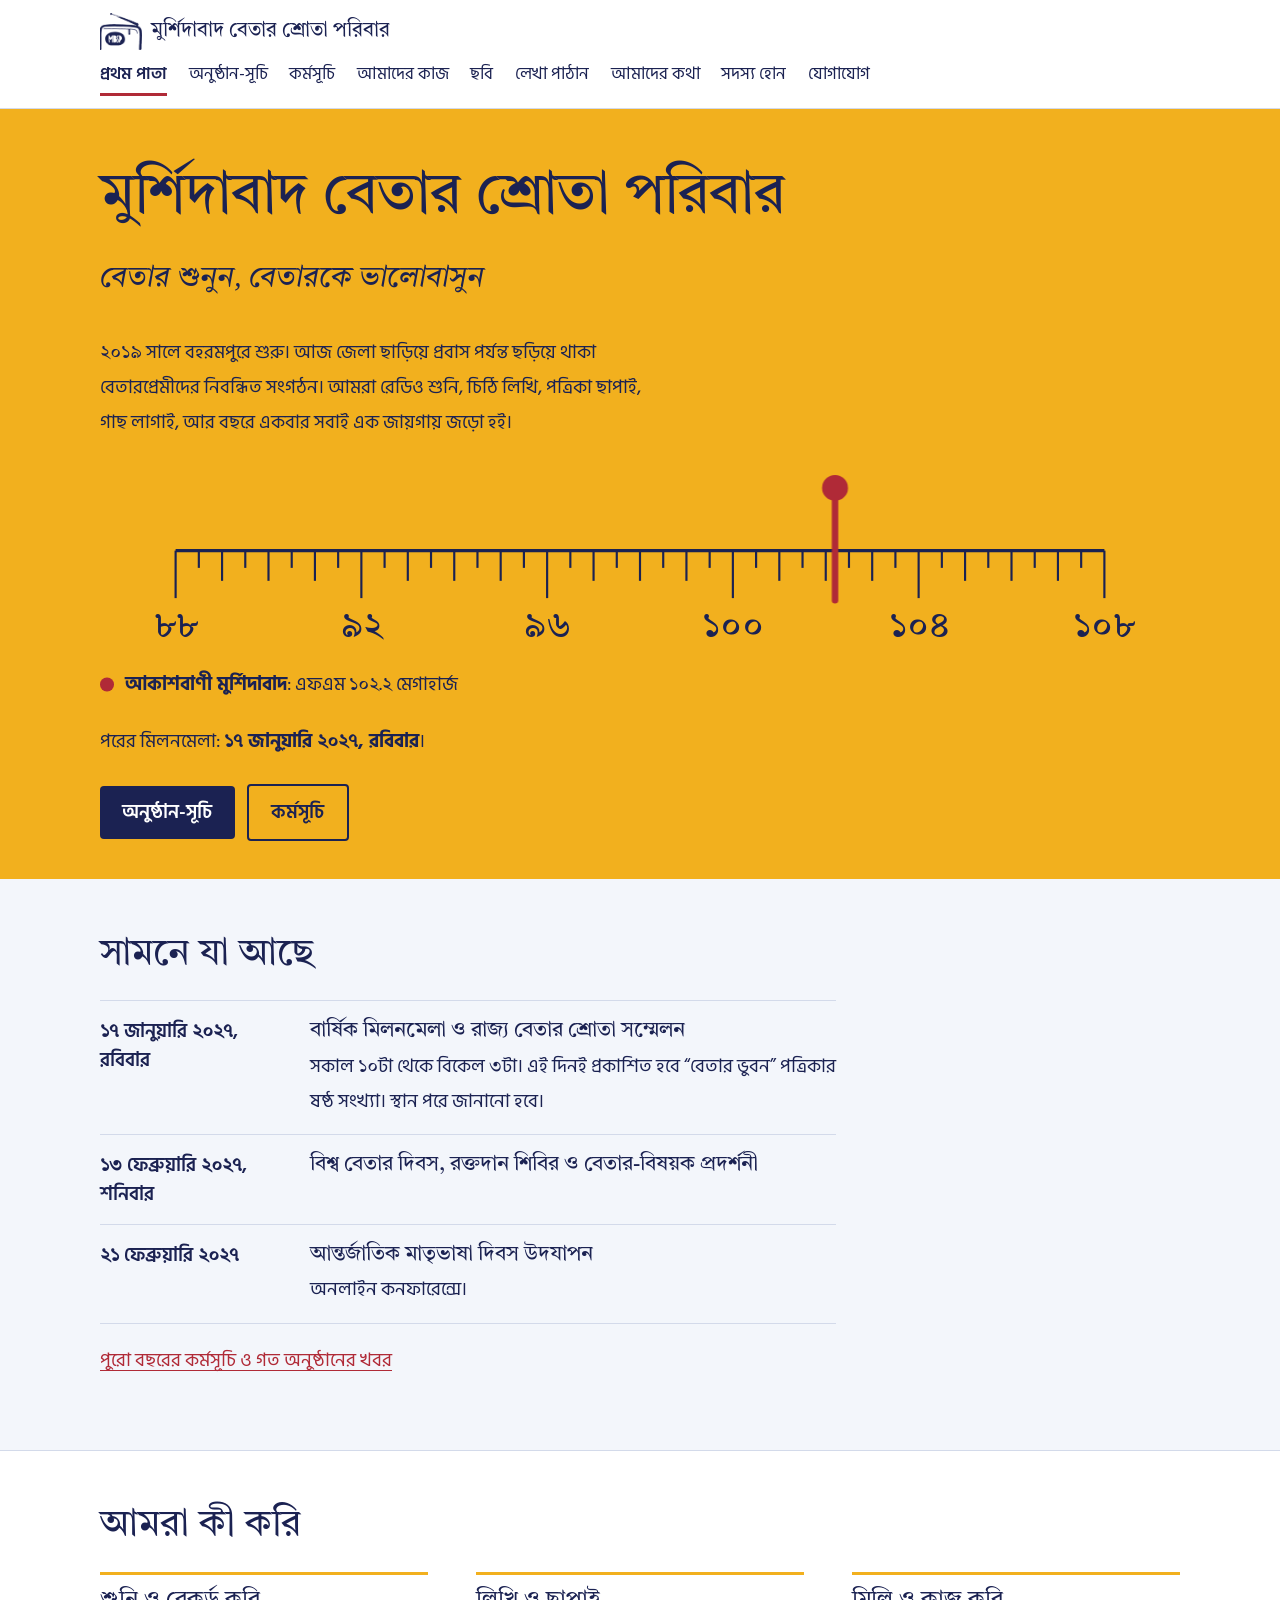
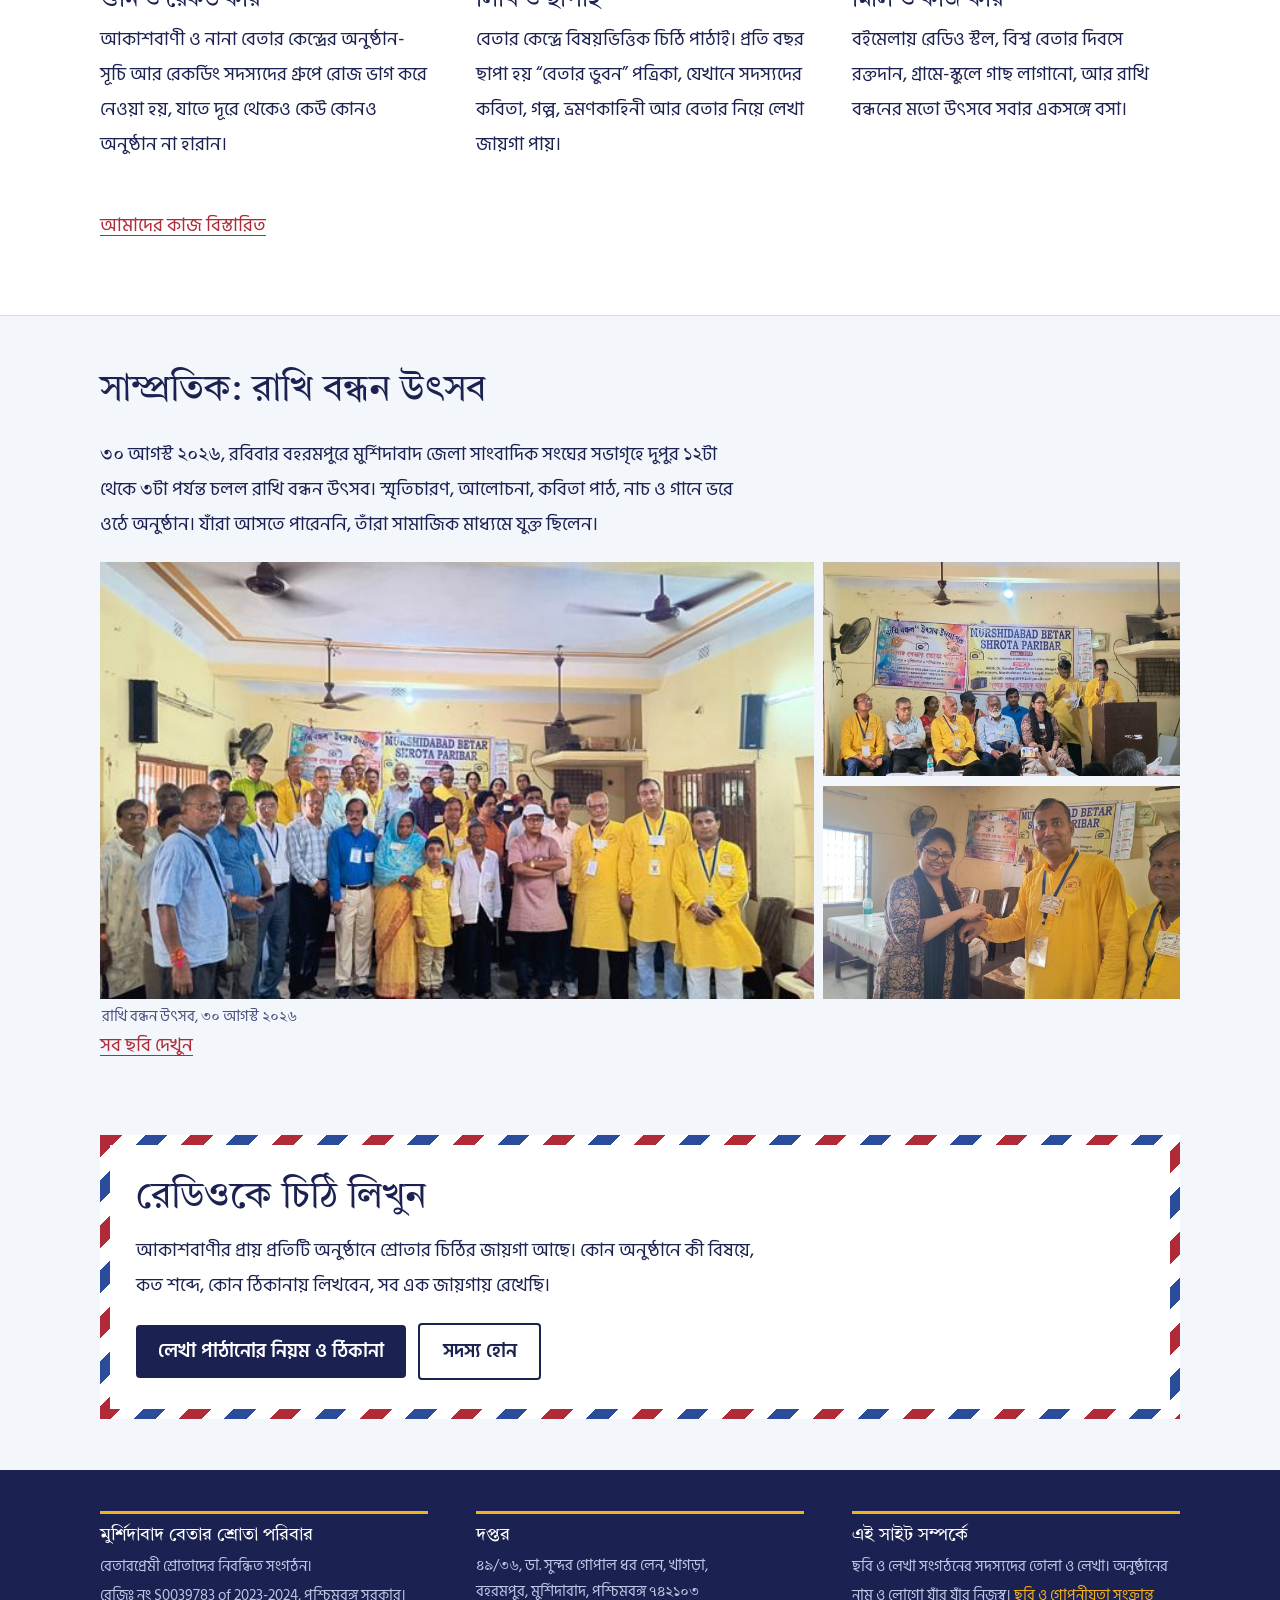
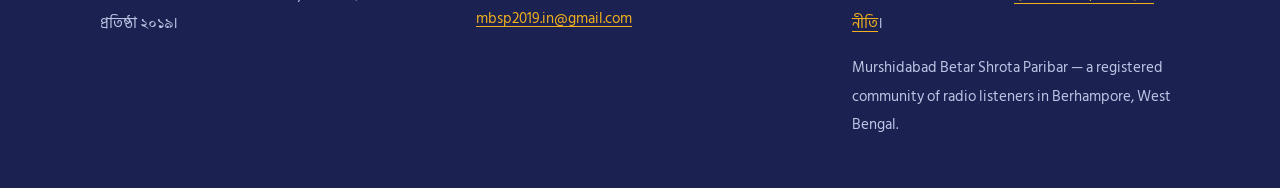
<file: index.html>
<!doctype html>
<html lang="bn">
<head>
<meta charset="utf-8">
<meta name="viewport" content="width=device-width, initial-scale=1">
<title>মুর্শিদাবাদ বেতার শ্রোতা পরিবার</title>
<meta name="description" content="মুর্শিদাবাদের বেতারপ্রেমী শ্রোতাদের নিবন্ধিত সংগঠন: অনুষ্ঠান-সূচি, কর্মসূচি, ছবি ও রেডিওকে চিঠি লেখার নিয়ম।">
<meta name="theme-color" content="#F2B01E">
<link rel="icon" type="image/png" href="assets/img/logo.png">
<link rel="stylesheet" href="assets/style.css?v=8">
</head>
<body>
<a class="skip" href="#main">মূল অংশে যান</a>
<header class="site-head">
  <div class="wrap">
    <a class="brand" href="index.html"><img src="assets/img/logo.png" alt="" width="52" height="45">মুর্শিদাবাদ বেতার শ্রোতা পরিবার</a>
    <input type="checkbox" id="navtoggle" class="navtoggle" aria-label="মেনু খুলুন বা বন্ধ করুন">
    <label for="navtoggle" class="menubtn">মেনু</label>
    <nav class="nav" aria-label="প্রধান মেনু"><a href="index.html" aria-current="page">প্রথম পাতা</a><a href="programmes.html">অনুষ্ঠান-সূচি</a><a href="events.html">কর্মসূচি</a><a href="work.html">আমাদের কাজ</a><a href="gallery.html">ছবি</a><a href="write.html">লেখা পাঠান</a><a href="about.html">আমাদের কথা</a><a href="join.html">সদস্য হোন</a><a href="contact.html">যোগাযোগ</a></nav>
  </div>
</header>
<main id="main">

<section class="hero">
  <div class="wrap">
    <h1>মুর্শিদাবাদ বেতার শ্রোতা পরিবার</h1>
    <p class="tag">বেতার শুনুন, বেতারকে ভালোবাসুন</p>
    <p class="lead">২০১৯ সালে বহরমপুরে শুরু। আজ জেলা ছাড়িয়ে প্রবাস পর্যন্ত ছড়িয়ে থাকা বেতারপ্রেমীদের নিবন্ধিত সংগঠন। আমরা রেডিও শুনি, চিঠি লিখি, পত্রিকা ছাপাই, গাছ লাগাই, আর বছরে একবার সবাই এক জায়গায় জড়ো হই।</p>
    <svg class="dial" viewBox="0 0 1000 170" role="img" aria-label="এফএম ডায়াল: ১০২.২ মেগাহার্জে আকাশবাণী মুর্শিদাবাদ">
  <line class="base" x1="70" y1="70" x2="930" y2="70"/>
  <line class="tick" x1="70.0" y1="70" x2="70.0" y2="114"/><text x="70.0" y="150">৮৮</text><line class="tick" x1="91.5" y1="70" x2="91.5" y2="86"/><line class="tick" x1="113.0" y1="70" x2="113.0" y2="98"/><line class="tick" x1="134.5" y1="70" x2="134.5" y2="86"/><line class="tick" x1="156.0" y1="70" x2="156.0" y2="98"/><line class="tick" x1="177.5" y1="70" x2="177.5" y2="86"/><line class="tick" x1="199.0" y1="70" x2="199.0" y2="98"/><line class="tick" x1="220.5" y1="70" x2="220.5" y2="86"/><line class="tick" x1="242.0" y1="70" x2="242.0" y2="114"/><text x="242.0" y="150">৯২</text><line class="tick" x1="263.5" y1="70" x2="263.5" y2="86"/><line class="tick" x1="285.0" y1="70" x2="285.0" y2="98"/><line class="tick" x1="306.5" y1="70" x2="306.5" y2="86"/><line class="tick" x1="328.0" y1="70" x2="328.0" y2="98"/><line class="tick" x1="349.5" y1="70" x2="349.5" y2="86"/><line class="tick" x1="371.0" y1="70" x2="371.0" y2="98"/><line class="tick" x1="392.5" y1="70" x2="392.5" y2="86"/><line class="tick" x1="414.0" y1="70" x2="414.0" y2="114"/><text x="414.0" y="150">৯৬</text><line class="tick" x1="435.5" y1="70" x2="435.5" y2="86"/><line class="tick" x1="457.0" y1="70" x2="457.0" y2="98"/><line class="tick" x1="478.5" y1="70" x2="478.5" y2="86"/><line class="tick" x1="500.0" y1="70" x2="500.0" y2="98"/><line class="tick" x1="521.5" y1="70" x2="521.5" y2="86"/><line class="tick" x1="543.0" y1="70" x2="543.0" y2="98"/><line class="tick" x1="564.5" y1="70" x2="564.5" y2="86"/><line class="tick" x1="586.0" y1="70" x2="586.0" y2="114"/><text x="586.0" y="150">১০০</text><line class="tick" x1="607.5" y1="70" x2="607.5" y2="86"/><line class="tick" x1="629.0" y1="70" x2="629.0" y2="98"/><line class="tick" x1="650.5" y1="70" x2="650.5" y2="86"/><line class="tick" x1="672.0" y1="70" x2="672.0" y2="98"/><line class="tick" x1="693.5" y1="70" x2="693.5" y2="86"/><line class="tick" x1="715.0" y1="70" x2="715.0" y2="98"/><line class="tick" x1="736.5" y1="70" x2="736.5" y2="86"/><line class="tick" x1="758.0" y1="70" x2="758.0" y2="114"/><text x="758.0" y="150">১০৪</text><line class="tick" x1="779.5" y1="70" x2="779.5" y2="86"/><line class="tick" x1="801.0" y1="70" x2="801.0" y2="98"/><line class="tick" x1="822.5" y1="70" x2="822.5" y2="86"/><line class="tick" x1="844.0" y1="70" x2="844.0" y2="98"/><line class="tick" x1="865.5" y1="70" x2="865.5" y2="86"/><line class="tick" x1="887.0" y1="70" x2="887.0" y2="98"/><line class="tick" x1="908.5" y1="70" x2="908.5" y2="86"/><line class="tick" x1="930.0" y1="70" x2="930.0" y2="114"/><text x="930.0" y="150">১০৮</text>
  <g class="needle">
    <line x1="680.6" y1="6" x2="680.6" y2="116" stroke="#B02A37" stroke-width="6" stroke-linecap="round"/>
    <circle cx="680.6" cy="12" r="12" fill="#B02A37"/>
  </g>
</svg>
    <ul class="dial-key">
      <li><i></i><span><strong>আকাশবাণী মুর্শিদাবাদ</strong>: এফএম ১০২.২ মেগাহার্জ</span></li>
    </ul>
    <p style="margin:0 0 1.6rem">পরের মিলনমেলা: <strong>১৭ জানুয়ারি ২০২৭, রবিবার</strong>।</p>
    <a class="btn" href="programmes.html">অনুষ্ঠান-সূচি</a> &nbsp; <a class="btn alt" href="events.html">কর্মসূচি</a>
  </div>
</section>

<section class="band">
  <div class="wrap">
    <h2>সামনে যা আছে</h2>
    <ol class="timeline">
      <li><time>১৭ জানুয়ারি ২০২৭, রবিবার</time>
        <div><h3>বার্ষিক মিলনমেলা ও রাজ্য বেতার শ্রোতা সম্মেলন</h3>
        <p>সকাল ১০টা থেকে বিকেল ৩টা। এই দিনই প্রকাশিত হবে “বেতার ভুবন” পত্রিকার ষষ্ঠ সংখ্যা। স্থান পরে জানানো হবে।</p></div></li>
      <li><time>১৩ ফেব্রুয়ারি ২০২৭, শনিবার</time>
        <div><h3>বিশ্ব বেতার দিবস, রক্তদান শিবির ও বেতার-বিষয়ক প্রদর্শনী</h3></div></li>
      <li><time>২১ ফেব্রুয়ারি ২০২৭</time>
        <div><h3>আন্তর্জাতিক মাতৃভাষা দিবস উদযাপন</h3><p>অনলাইন কনফারেন্সে।</p></div></li>
    </ol>
    <p style="margin-top:1.2rem"><a href="events.html">পুরো বছরের কর্মসূচি ও গত অনুষ্ঠানের খবর</a></p>
  </div>
</section>

<section class="band white">
  <div class="wrap">
    <h2>আমরা কী করি</h2>
    <div class="cols">
      <div><h3>শুনি ও রেকর্ড করি</h3>
        <p>আকাশবাণী ও নানা বেতার কেন্দ্রের অনুষ্ঠান-সূচি আর রেকর্ডিং সদস্যদের গ্রুপে রোজ ভাগ করে নেওয়া হয়, যাতে দূরে থেকেও কেউ কোনও অনুষ্ঠান না হারান।</p></div>
      <div><h3>লিখি ও ছাপাই</h3>
        <p>বেতার কেন্দ্রে বিষয়ভিত্তিক চিঠি পাঠাই। প্রতি বছর ছাপা হয় “বেতার ভুবন” পত্রিকা, যেখানে সদস্যদের কবিতা, গল্প, ভ্রমণকাহিনী আর বেতার নিয়ে লেখা জায়গা পায়।</p></div>
      <div><h3>মিলি ও কাজ করি</h3>
        <p>বইমেলায় রেডিও স্টল, বিশ্ব বেতার দিবসে রক্তদান, গ্রামে-স্কুলে গাছ লাগানো, আর রাখি বন্ধনের মতো উৎসবে সবার একসঙ্গে বসা।</p></div>
    </div>
    <p style="margin-top:1.6rem"><a href="work.html">আমাদের কাজ বিস্তারিত</a></p>
  </div>
</section>

<section class="band">
  <div class="wrap">
    <h2>সাম্প্রতিক: রাখি বন্ধন উৎসব</h2>
    <div class="prose">
      <p>৩০ আগস্ট ২০২৬, রবিবার বহরমপুরে মুর্শিদাবাদ জেলা সাংবাদিক সংঘের সভাগৃহে দুপুর ১২টা থেকে ৩টা পর্যন্ত চলল রাখি বন্ধন উৎসব। স্মৃতিচারণ, আলোচনা, কবিতা পাঠ, নাচ ও গানে ভরে ওঠে অনুষ্ঠান। যাঁরা আসতে পারেননি, তাঁরা সামাজিক মাধ্যমে যুক্ত ছিলেন।</p>
    </div>
    <div class="collage">
  <figure><a href="#lb1" aria-label="রাখি বন্ধন উৎসবে সদস্যদের দলগত ছবি — বড় করে দেখুন"><img src="assets/img/rakhi-01-s.jpg" alt="রাখি বন্ধন উৎসবে সদস্যদের দলগত ছবি" loading="lazy" width="640" height="427"></a><figcaption>রাখি বন্ধন উৎসব, ৩০ আগস্ট ২০২৬</figcaption><div class="lb" id="lb1" role="dialog" aria-label="রাখি বন্ধন উৎসবে সদস্যদের দলগত ছবি"><a class="lb-bg" href="#!" aria-label="বন্ধ করুন"></a><img src="assets/img/rakhi-01.jpg" alt="রাখি বন্ধন উৎসবে সদস্যদের দলগত ছবি" loading="lazy"><a class="lb-x" href="#!">✕ বন্ধ করুন</a></div></figure>
  <figure><a href="#lb2" aria-label="মঞ্চে অতিথি ও বক্তারা — বড় করে দেখুন"><img src="assets/img/rakhi-03-s.jpg" alt="মঞ্চে অতিথি ও বক্তারা" loading="lazy" width="640" height="427"></a><div class="lb" id="lb2" role="dialog" aria-label="মঞ্চে অতিথি ও বক্তারা"><a class="lb-bg" href="#!" aria-label="বন্ধ করুন"></a><img src="assets/img/rakhi-03.jpg" alt="মঞ্চে অতিথি ও বক্তারা" loading="lazy"><a class="lb-x" href="#!">✕ বন্ধ করুন</a></div></figure>
  <figure><a href="#lb3" aria-label="রাখি পরানো ও সংবর্ধনার মুহূর্ত — বড় করে দেখুন"><img src="assets/img/rakhi-05-s.jpg" alt="রাখি পরানো ও সংবর্ধনার মুহূর্ত" loading="lazy" width="640" height="427"></a><div class="lb" id="lb3" role="dialog" aria-label="রাখি পরানো ও সংবর্ধনার মুহূর্ত"><a class="lb-bg" href="#!" aria-label="বন্ধ করুন"></a><img src="assets/img/rakhi-05.jpg" alt="রাখি পরানো ও সংবর্ধনার মুহূর্ত" loading="lazy"><a class="lb-x" href="#!">✕ বন্ধ করুন</a></div></figure>
</div>
    <p style="margin-top:1.8rem"><a href="gallery.html">সব ছবি দেখুন</a></p>
  </div>
</section>

<section class="band" style="padding-top:0">
  <div class="wrap">
    <div class="airmail">
      <h2>রেডিওকে চিঠি লিখুন</h2>
      <p class="prose">আকাশবাণীর প্রায় প্রতিটি অনুষ্ঠানে শ্রোতার চিঠির জায়গা আছে। কোন অনুষ্ঠানে কী বিষয়ে, কত শব্দে, কোন ঠিকানায় লিখবেন, সব এক জায়গায় রেখেছি।</p>
      <p><a class="btn" href="write.html">লেখা পাঠানোর নিয়ম ও ঠিকানা</a> &nbsp; <a class="btn alt" href="join.html">সদস্য হোন</a></p>
    </div>
  </div>
</section>

</main>
<footer class="site-foot">
  <div class="wrap">
    <div class="cols">
      <div>
        <h3>মুর্শিদাবাদ বেতার শ্রোতা পরিবার</h3>
        <p class="small">বেতারপ্রেমী শ্রোতাদের নিবন্ধিত সংগঠন।<br>রেজিঃ নং S0039783 of 2023-2024, পশ্চিমবঙ্গ সরকার।<br>প্রতিষ্ঠা ২০১৯।</p>
      </div>
      <div>
        <h3>দপ্তর</h3>
        <address class="small">৪৯/৩৬, ডা. সুন্দর গোপাল ধর লেন, খাগড়া,<br>বহরমপুর, মুর্শিদাবাদ, পশ্চিমবঙ্গ ৭৪২১০৩</address>
        <p class="small"><a href="mailto:mbsp2019.in@gmail.com">mbsp2019.in@gmail.com</a></p>
      </div>
      <div>
        <h3>এই সাইট সম্পর্কে</h3>
        <p class="small">ছবি ও লেখা সংগঠনের সদস্যদের তোলা ও লেখা। অনুষ্ঠানের নাম ও লোগো যাঁর যাঁর নিজস্ব। <a href="privacy.html">ছবি ও গোপনীয়তা সংক্রান্ত নীতি</a>।</p>
        <p class="small" lang="en">Murshidabad Betar Shrota Paribar — a registered community of radio listeners in Berhampore, West Bengal.</p>
      </div>
    </div>
  </div>
</footer>
</body>
</html>
</file>
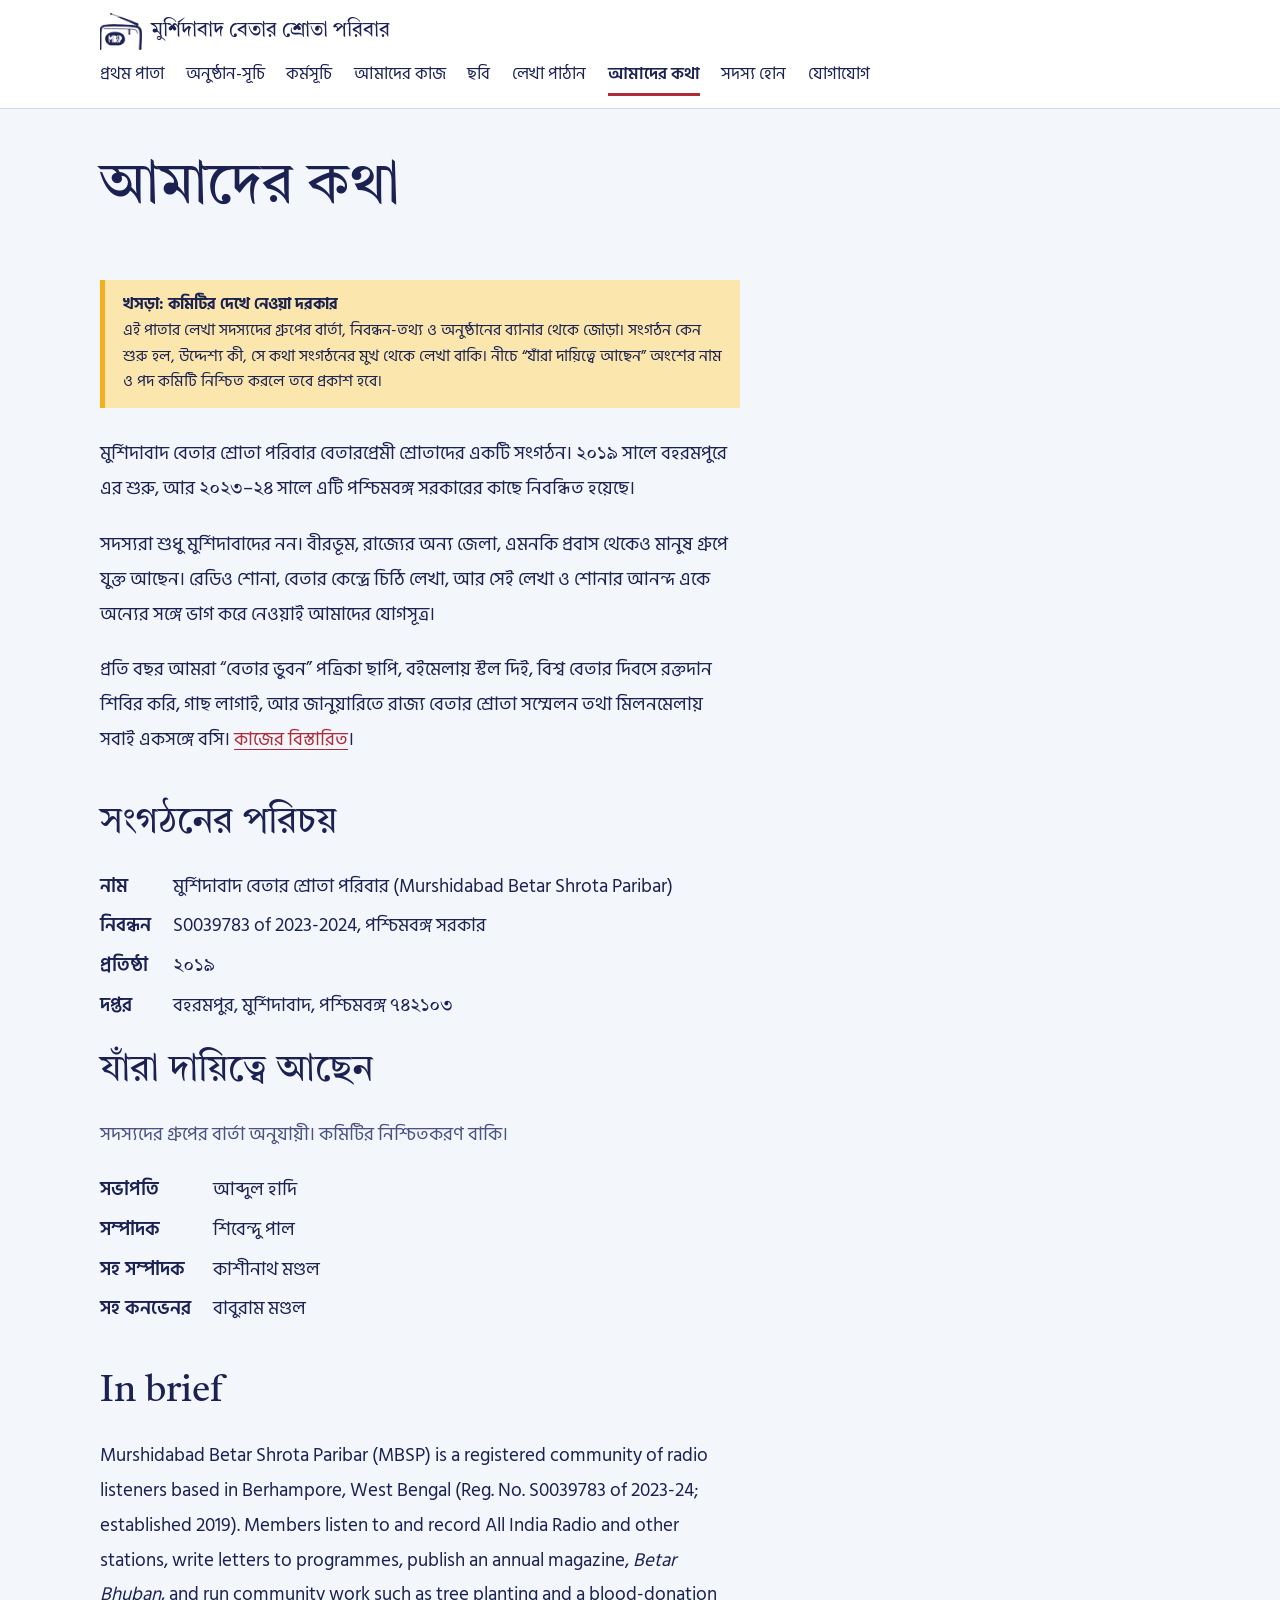
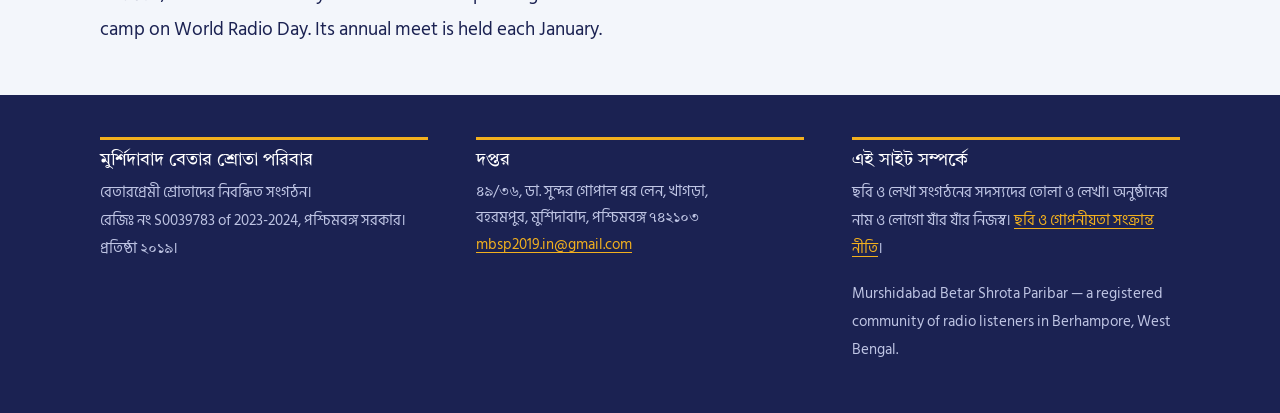
<file: about.html>
<!doctype html>
<html lang="bn">
<head>
<meta charset="utf-8">
<meta name="viewport" content="width=device-width, initial-scale=1">
<title>আমাদের কথা — মুর্শিদাবাদ বেতার শ্রোতা পরিবার</title>
<meta name="description" content="মুর্শিদাবাদ বেতার শ্রোতা পরিবার: নিবন্ধিত বেতারপ্রেমী সংগঠন, বহরমপুর, প্রতিষ্ঠা ২০১৯।">
<meta name="theme-color" content="#F2B01E">
<link rel="icon" type="image/png" href="assets/img/logo.png">
<link rel="stylesheet" href="assets/style.css?v=8">
</head>
<body>
<a class="skip" href="#main">মূল অংশে যান</a>
<header class="site-head">
  <div class="wrap">
    <a class="brand" href="index.html"><img src="assets/img/logo.png" alt="" width="52" height="45">মুর্শিদাবাদ বেতার শ্রোতা পরিবার</a>
    <input type="checkbox" id="navtoggle" class="navtoggle" aria-label="মেনু খুলুন বা বন্ধ করুন">
    <label for="navtoggle" class="menubtn">মেনু</label>
    <nav class="nav" aria-label="প্রধান মেনু"><a href="index.html">প্রথম পাতা</a><a href="programmes.html">অনুষ্ঠান-সূচি</a><a href="events.html">কর্মসূচি</a><a href="work.html">আমাদের কাজ</a><a href="gallery.html">ছবি</a><a href="write.html">লেখা পাঠান</a><a href="about.html" aria-current="page">আমাদের কথা</a><a href="join.html">সদস্য হোন</a><a href="contact.html">যোগাযোগ</a></nav>
  </div>
</header>
<main id="main">

<div class="wrap">
  <div class="page-head">
    <h1>আমাদের কথা</h1>
  </div>
  <p class="todo"><strong>খসড়া: কমিটির দেখে নেওয়া দরকার</strong>এই পাতার লেখা সদস্যদের গ্রুপের বার্তা, নিবন্ধন-তথ্য ও অনুষ্ঠানের ব্যানার থেকে জোড়া। সংগঠন কেন শুরু হল, উদ্দেশ্য কী, সে কথা সংগঠনের মুখ থেকে লেখা বাকি। নীচে “যাঁরা দায়িত্বে আছেন” অংশের নাম ও পদ কমিটি নিশ্চিত করলে তবে প্রকাশ হবে।</p>
  <div class="prose">
    <p>মুর্শিদাবাদ বেতার শ্রোতা পরিবার বেতারপ্রেমী শ্রোতাদের একটি সংগঠন। ২০১৯ সালে বহরমপুরে এর শুরু, আর ২০২৩–২৪ সালে এটি পশ্চিমবঙ্গ সরকারের কাছে নিবন্ধিত হয়েছে।</p>
    <p>সদস্যরা শুধু মুর্শিদাবাদের নন। বীরভূম, রাজ্যের অন্য জেলা, এমনকি প্রবাস থেকেও মানুষ গ্রুপে যুক্ত আছেন। রেডিও শোনা, বেতার কেন্দ্রে চিঠি লেখা, আর সেই লেখা ও শোনার আনন্দ একে অন্যের সঙ্গে ভাগ করে নেওয়াই আমাদের যোগসূত্র।</p>
    <p>প্রতি বছর আমরা “বেতার ভুবন” পত্রিকা ছাপি, বইমেলায় স্টল দিই, বিশ্ব বেতার দিবসে রক্তদান শিবির করি, গাছ লাগাই, আর জানুয়ারিতে রাজ্য বেতার শ্রোতা সম্মেলন তথা মিলনমেলায় সবাই একসঙ্গে বসি। <a href="work.html">কাজের বিস্তারিত</a>।</p>
  </div>
  <h2 style="margin-top:2.6rem">সংগঠনের পরিচয়</h2>
  <dl class="facts">
    <dt>নাম</dt><dd>মুর্শিদাবাদ বেতার শ্রোতা পরিবার (Murshidabad Betar Shrota Paribar)</dd>
    <dt>নিবন্ধন</dt><dd>S0039783 of 2023-2024, পশ্চিমবঙ্গ সরকার</dd>
    <dt>প্রতিষ্ঠা</dt><dd>২০১৯</dd>
    <dt>দপ্তর</dt><dd>বহরমপুর, মুর্শিদাবাদ, পশ্চিমবঙ্গ ৭৪২১০৩</dd>
  </dl>
  <h2>যাঁরা দায়িত্বে আছেন</h2>
  <p class="muted prose">সদস্যদের গ্রুপের বার্তা অনুযায়ী। কমিটির নিশ্চিতকরণ বাকি।</p>
  <dl class="facts" style="margin-bottom:2.6rem">
    <dt>সভাপতি</dt><dd>আব্দুল হাদি</dd>
    <dt>সম্পাদক</dt><dd>শিবেন্দু পাল</dd>
    <dt>সহ সম্পাদক</dt><dd>কাশীনাথ মণ্ডল</dd>
    <dt>সহ কনভেনর</dt><dd>বাবুরাম মণ্ডল</dd>
  </dl>
  <h2 lang="en">In brief</h2>
  <div class="prose" lang="en" style="margin-bottom:3rem">
    <p>Murshidabad Betar Shrota Paribar (MBSP) is a registered community of radio listeners based in Berhampore, West Bengal (Reg. No. S0039783 of 2023-24; established 2019). Members listen to and record All India Radio and other stations, write letters to programmes, publish an annual magazine, <em>Betar Bhuban</em>, and run community work such as tree planting and a blood-donation camp on World Radio Day. Its annual meet is held each January.</p>
  </div>
</div>

</main>
<footer class="site-foot">
  <div class="wrap">
    <div class="cols">
      <div>
        <h3>মুর্শিদাবাদ বেতার শ্রোতা পরিবার</h3>
        <p class="small">বেতারপ্রেমী শ্রোতাদের নিবন্ধিত সংগঠন।<br>রেজিঃ নং S0039783 of 2023-2024, পশ্চিমবঙ্গ সরকার।<br>প্রতিষ্ঠা ২০১৯।</p>
      </div>
      <div>
        <h3>দপ্তর</h3>
        <address class="small">৪৯/৩৬, ডা. সুন্দর গোপাল ধর লেন, খাগড়া,<br>বহরমপুর, মুর্শিদাবাদ, পশ্চিমবঙ্গ ৭৪২১০৩</address>
        <p class="small"><a href="mailto:mbsp2019.in@gmail.com">mbsp2019.in@gmail.com</a></p>
      </div>
      <div>
        <h3>এই সাইট সম্পর্কে</h3>
        <p class="small">ছবি ও লেখা সংগঠনের সদস্যদের তোলা ও লেখা। অনুষ্ঠানের নাম ও লোগো যাঁর যাঁর নিজস্ব। <a href="privacy.html">ছবি ও গোপনীয়তা সংক্রান্ত নীতি</a>।</p>
        <p class="small" lang="en">Murshidabad Betar Shrota Paribar — a registered community of radio listeners in Berhampore, West Bengal.</p>
      </div>
    </div>
  </div>
</footer>
</body>
</html>
</file>
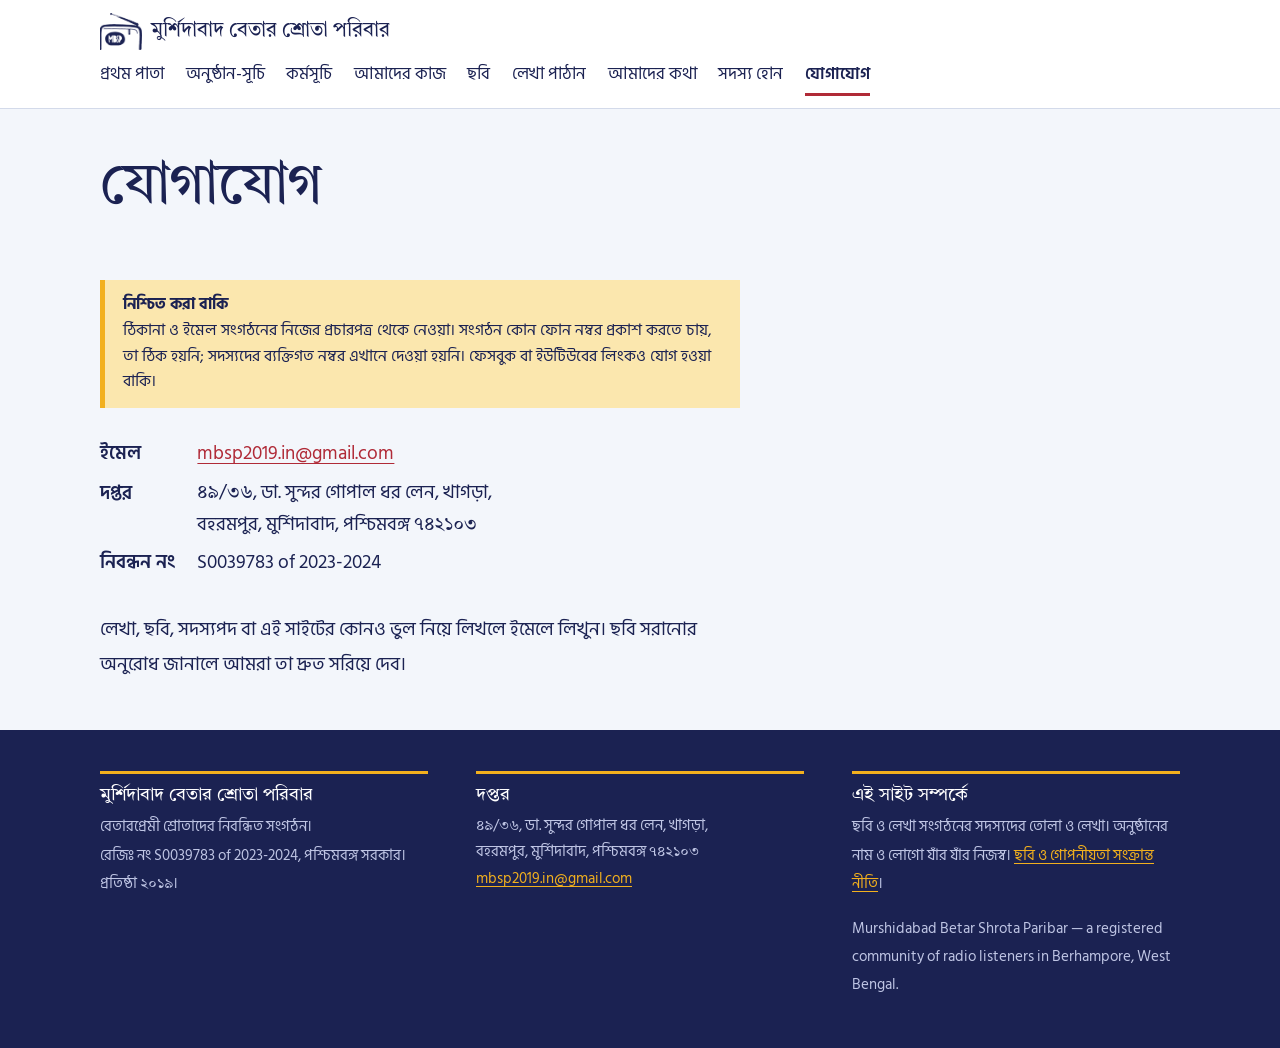
<file: contact.html>
<!doctype html>
<html lang="bn">
<head>
<meta charset="utf-8">
<meta name="viewport" content="width=device-width, initial-scale=1">
<title>যোগাযোগ — মুর্শিদাবাদ বেতার শ্রোতা পরিবার</title>
<meta name="description" content="মুর্শিদাবাদ বেতার শ্রোতা পরিবারের ঠিকানা ও ইমেল।">
<meta name="theme-color" content="#F2B01E">
<link rel="icon" type="image/png" href="assets/img/logo.png">
<link rel="stylesheet" href="assets/style.css?v=8">
</head>
<body>
<a class="skip" href="#main">মূল অংশে যান</a>
<header class="site-head">
  <div class="wrap">
    <a class="brand" href="index.html"><img src="assets/img/logo.png" alt="" width="52" height="45">মুর্শিদাবাদ বেতার শ্রোতা পরিবার</a>
    <input type="checkbox" id="navtoggle" class="navtoggle" aria-label="মেনু খুলুন বা বন্ধ করুন">
    <label for="navtoggle" class="menubtn">মেনু</label>
    <nav class="nav" aria-label="প্রধান মেনু"><a href="index.html">প্রথম পাতা</a><a href="programmes.html">অনুষ্ঠান-সূচি</a><a href="events.html">কর্মসূচি</a><a href="work.html">আমাদের কাজ</a><a href="gallery.html">ছবি</a><a href="write.html">লেখা পাঠান</a><a href="about.html">আমাদের কথা</a><a href="join.html">সদস্য হোন</a><a href="contact.html" aria-current="page">যোগাযোগ</a></nav>
  </div>
</header>
<main id="main">

<div class="wrap">
  <div class="page-head">
    <h1>যোগাযোগ</h1>
  </div>
  <p class="todo"><strong>নিশ্চিত করা বাকি</strong>ঠিকানা ও ইমেল সংগঠনের নিজের প্রচারপত্র থেকে নেওয়া। সংগঠন কোন ফোন নম্বর প্রকাশ করতে চায়, তা ঠিক হয়নি; সদস্যদের ব্যক্তিগত নম্বর এখানে দেওয়া হয়নি। ফেসবুক বা ইউটিউবের লিংকও যোগ হওয়া বাকি।</p>
  <dl class="facts" style="margin-bottom:2rem">
    <dt>ইমেল</dt><dd><a href="mailto:mbsp2019.in@gmail.com">mbsp2019.in@gmail.com</a></dd>
    <dt>দপ্তর</dt><dd><address>৪৯/৩৬, ডা. সুন্দর গোপাল ধর লেন, খাগড়া,<br>বহরমপুর, মুর্শিদাবাদ, পশ্চিমবঙ্গ ৭৪২১০৩</address></dd>
    <dt>নিবন্ধন নং</dt><dd>S0039783 of 2023-2024</dd>
  </dl>
  <div class="prose" style="margin-bottom:3rem">
    <p>লেখা, ছবি, সদস্যপদ বা এই সাইটের কোনও ভুল নিয়ে লিখলে ইমেলে লিখুন। ছবি সরানোর অনুরোধ জানালে আমরা তা দ্রুত সরিয়ে দেব।</p>
  </div>
</div>

</main>
<footer class="site-foot">
  <div class="wrap">
    <div class="cols">
      <div>
        <h3>মুর্শিদাবাদ বেতার শ্রোতা পরিবার</h3>
        <p class="small">বেতারপ্রেমী শ্রোতাদের নিবন্ধিত সংগঠন।<br>রেজিঃ নং S0039783 of 2023-2024, পশ্চিমবঙ্গ সরকার।<br>প্রতিষ্ঠা ২০১৯।</p>
      </div>
      <div>
        <h3>দপ্তর</h3>
        <address class="small">৪৯/৩৬, ডা. সুন্দর গোপাল ধর লেন, খাগড়া,<br>বহরমপুর, মুর্শিদাবাদ, পশ্চিমবঙ্গ ৭৪২১০৩</address>
        <p class="small"><a href="mailto:mbsp2019.in@gmail.com">mbsp2019.in@gmail.com</a></p>
      </div>
      <div>
        <h3>এই সাইট সম্পর্কে</h3>
        <p class="small">ছবি ও লেখা সংগঠনের সদস্যদের তোলা ও লেখা। অনুষ্ঠানের নাম ও লোগো যাঁর যাঁর নিজস্ব। <a href="privacy.html">ছবি ও গোপনীয়তা সংক্রান্ত নীতি</a>।</p>
        <p class="small" lang="en">Murshidabad Betar Shrota Paribar — a registered community of radio listeners in Berhampore, West Bengal.</p>
      </div>
    </div>
  </div>
</footer>
</body>
</html>
</file>
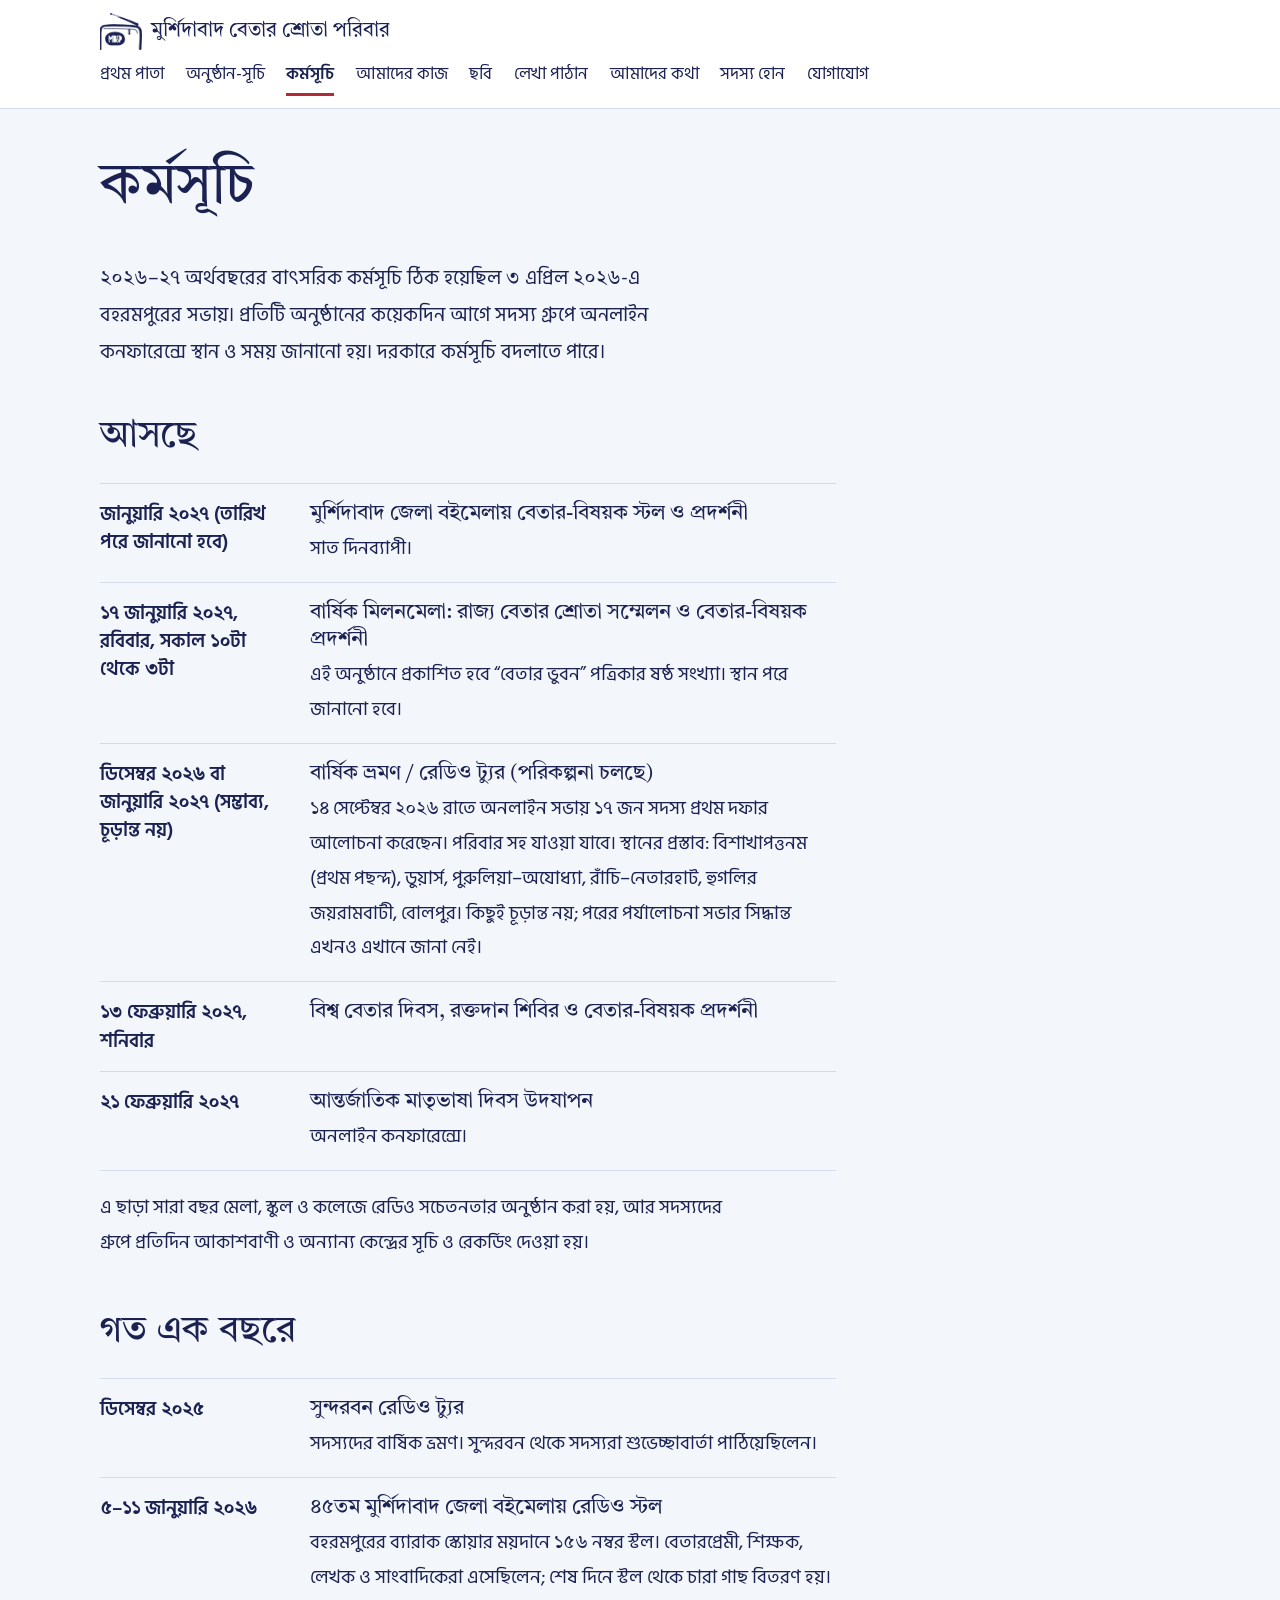
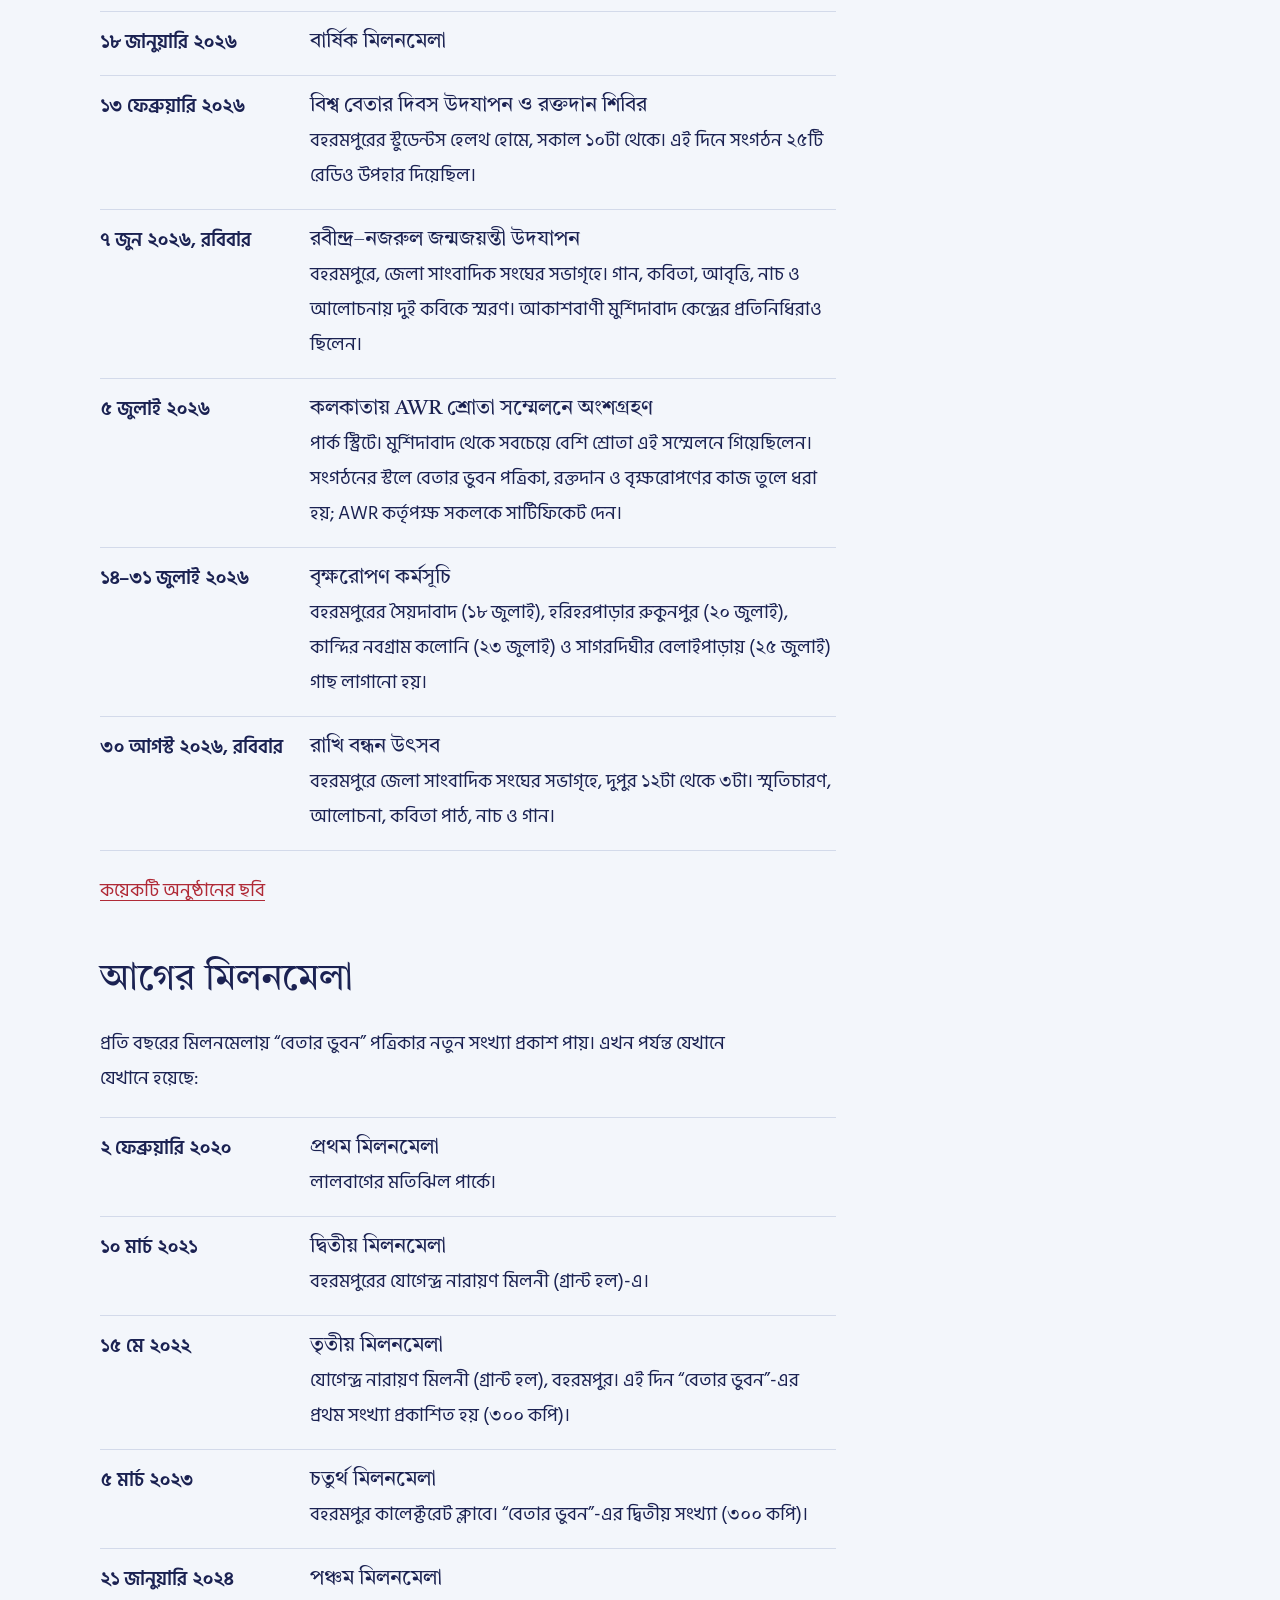
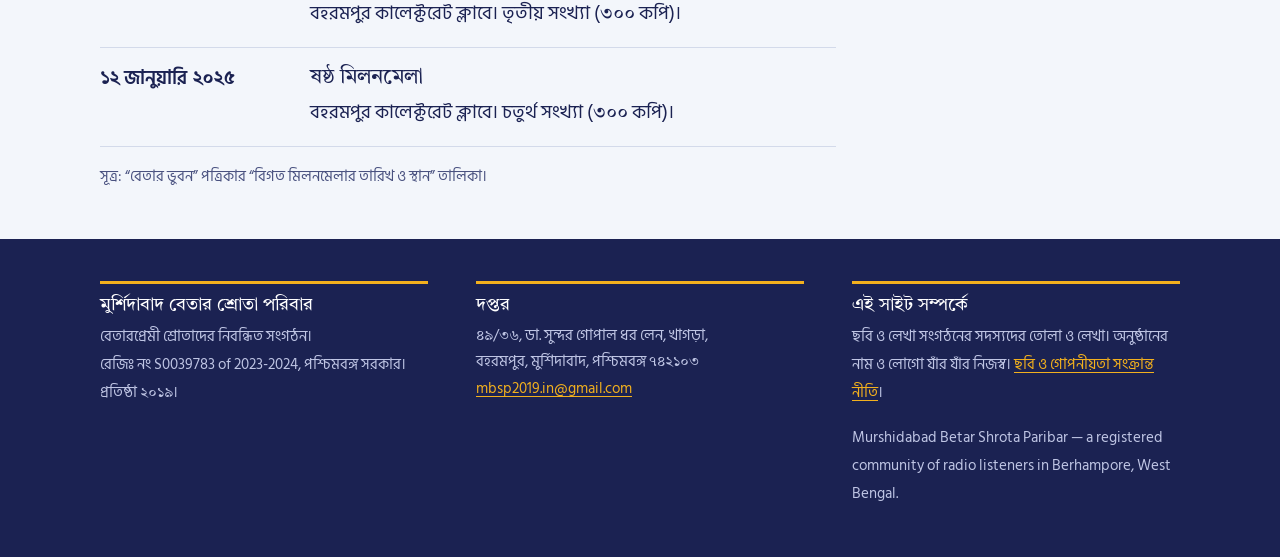
<file: events.html>
<!doctype html>
<html lang="bn">
<head>
<meta charset="utf-8">
<meta name="viewport" content="width=device-width, initial-scale=1">
<title>কর্মসূচি — মুর্শিদাবাদ বেতার শ্রোতা পরিবার</title>
<meta name="description" content="মুর্শিদাবাদ বেতার শ্রোতা পরিবারের আসন্ন ও গত অনুষ্ঠান: মিলনমেলা, বিশ্ব বেতার দিবস, বৃক্ষরোপণ, রাখি বন্ধন।">
<meta name="theme-color" content="#F2B01E">
<link rel="icon" type="image/png" href="assets/img/logo.png">
<link rel="stylesheet" href="assets/style.css?v=8">
</head>
<body>
<a class="skip" href="#main">মূল অংশে যান</a>
<header class="site-head">
  <div class="wrap">
    <a class="brand" href="index.html"><img src="assets/img/logo.png" alt="" width="52" height="45">মুর্শিদাবাদ বেতার শ্রোতা পরিবার</a>
    <input type="checkbox" id="navtoggle" class="navtoggle" aria-label="মেনু খুলুন বা বন্ধ করুন">
    <label for="navtoggle" class="menubtn">মেনু</label>
    <nav class="nav" aria-label="প্রধান মেনু"><a href="index.html">প্রথম পাতা</a><a href="programmes.html">অনুষ্ঠান-সূচি</a><a href="events.html" aria-current="page">কর্মসূচি</a><a href="work.html">আমাদের কাজ</a><a href="gallery.html">ছবি</a><a href="write.html">লেখা পাঠান</a><a href="about.html">আমাদের কথা</a><a href="join.html">সদস্য হোন</a><a href="contact.html">যোগাযোগ</a></nav>
  </div>
</header>
<main id="main">

<div class="wrap">
  <div class="page-head">
    <h1>কর্মসূচি</h1>
    <p>২০২৬–২৭ অর্থবছরের বাৎসরিক কর্মসূচি ঠিক হয়েছিল ৩ এপ্রিল ২০২৬-এ বহরমপুরের সভায়। প্রতিটি অনুষ্ঠানের কয়েকদিন আগে সদস্য গ্রুপে অনলাইন কনফারেন্সে স্থান ও সময় জানানো হয়। দরকারে কর্মসূচি বদলাতে পারে।</p>
  </div>
  <h2>আসছে</h2>
  <ol class="timeline"><li><time>জানুয়ারি ২০২৭ (তারিখ পরে জানানো হবে)</time><div><h3>মুর্শিদাবাদ জেলা বইমেলায় বেতার-বিষয়ক স্টল ও প্রদর্শনী</h3><p>সাত দিনব্যাপী।</p></div></li><li><time>১৭ জানুয়ারি ২০২৭, রবিবার, সকাল ১০টা থেকে ৩টা</time><div><h3>বার্ষিক মিলনমেলা: রাজ্য বেতার শ্রোতা সম্মেলন ও বেতার-বিষয়ক প্রদর্শনী</h3><p>এই অনুষ্ঠানে প্রকাশিত হবে “বেতার ভুবন” পত্রিকার ষষ্ঠ সংখ্যা। স্থান পরে জানানো হবে।</p></div></li><li><time>ডিসেম্বর ২০২৬ বা জানুয়ারি ২০২৭ (সম্ভাব্য, চূড়ান্ত নয়)</time><div><h3>বার্ষিক ভ্রমণ / রেডিও ট্যুর (পরিকল্পনা চলছে)</h3><p>১৪ সেপ্টেম্বর ২০২৬ রাতে অনলাইন সভায় ১৭ জন সদস্য প্রথম দফার আলোচনা করেছেন। পরিবার সহ যাওয়া যাবে। স্থানের প্রস্তাব: বিশাখাপত্তনম (প্রথম পছন্দ), ডুয়ার্স, পুরুলিয়া–অযোধ্যা, রাঁচি–নেতারহাট, হুগলির জয়রামবাটী, বোলপুর। কিছুই চূড়ান্ত নয়; পরের পর্যালোচনা সভার সিদ্ধান্ত এখনও এখানে জানা নেই।</p></div></li><li><time>১৩ ফেব্রুয়ারি ২০২৭, শনিবার</time><div><h3>বিশ্ব বেতার দিবস, রক্তদান শিবির ও বেতার-বিষয়ক প্রদর্শনী</h3></div></li><li><time>২১ ফেব্রুয়ারি ২০২৭</time><div><h3>আন্তর্জাতিক মাতৃভাষা দিবস উদযাপন</h3><p>অনলাইন কনফারেন্সে।</p></div></li></ol>
  <p class="prose" style="margin-top:1.2rem">এ ছাড়া সারা বছর মেলা, স্কুল ও কলেজে রেডিও সচেতনতার অনুষ্ঠান করা হয়, আর সদস্যদের গ্রুপে প্রতিদিন আকাশবাণী ও অন্যান্য কেন্দ্রের সূচি ও রেকর্ডিং দেওয়া হয়।</p>
  <h2 style="margin-top:3rem">গত এক বছরে</h2>
  <ol class="timeline"><li><time>ডিসেম্বর ২০২৫</time><div><h3>সুন্দরবন রেডিও ট্যুর</h3><p>সদস্যদের বার্ষিক ভ্রমণ। সুন্দরবন থেকে সদস্যরা শুভেচ্ছাবার্তা পাঠিয়েছিলেন।</p></div></li><li><time>৫–১১ জানুয়ারি ২০২৬</time><div><h3>৪৫তম মুর্শিদাবাদ জেলা বইমেলায় রেডিও স্টল</h3><p>বহরমপুরের ব্যারাক স্কোয়ার ময়দানে ১৫৬ নম্বর স্টল। বেতারপ্রেমী, শিক্ষক, লেখক ও সাংবাদিকেরা এসেছিলেন; শেষ দিনে স্টল থেকে চারা গাছ বিতরণ হয়।</p></div></li><li><time>১৮ জানুয়ারি ২০২৬</time><div><h3>বার্ষিক মিলনমেলা</h3></div></li><li><time>১৩ ফেব্রুয়ারি ২০২৬</time><div><h3>বিশ্ব বেতার দিবস উদযাপন ও রক্তদান শিবির</h3><p>বহরমপুরের স্টুডেন্টস হেলথ হোমে, সকাল ১০টা থেকে। এই দিনে সংগঠন ২৫টি রেডিও উপহার দিয়েছিল।</p></div></li><li><time>৭ জুন ২০২৬, রবিবার</time><div><h3>রবীন্দ্র–নজরুল জন্মজয়ন্তী উদযাপন</h3><p>বহরমপুরে, জেলা সাংবাদিক সংঘের সভাগৃহে। গান, কবিতা, আবৃত্তি, নাচ ও আলোচনায় দুই কবিকে স্মরণ। আকাশবাণী মুর্শিদাবাদ কেন্দ্রের প্রতিনিধিরাও ছিলেন।</p></div></li><li><time>৫ জুলাই ২০২৬</time><div><h3>কলকাতায় AWR শ্রোতা সম্মেলনে অংশগ্রহণ</h3><p>পার্ক স্ট্রিটে। মুর্শিদাবাদ থেকে সবচেয়ে বেশি শ্রোতা এই সম্মেলনে গিয়েছিলেন। সংগঠনের স্টলে বেতার ভুবন পত্রিকা, রক্তদান ও বৃক্ষরোপণের কাজ তুলে ধরা হয়; AWR কর্তৃপক্ষ সকলকে সার্টিফিকেট দেন।</p></div></li><li><time>১৪–৩১ জুলাই ২০২৬</time><div><h3>বৃক্ষরোপণ কর্মসূচি</h3><p>বহরমপুরের সৈয়দাবাদ (১৮ জুলাই), হরিহরপাড়ার রুকুনপুর (২০ জুলাই), কান্দির নবগ্রাম কলোনি (২৩ জুলাই) ও সাগরদিঘীর বেলাইপাড়ায় (২৫ জুলাই) গাছ লাগানো হয়।</p></div></li><li><time>৩০ আগস্ট ২০২৬, রবিবার</time><div><h3>রাখি বন্ধন উৎসব</h3><p>বহরমপুরে জেলা সাংবাদিক সংঘের সভাগৃহে, দুপুর ১২টা থেকে ৩টা। স্মৃতিচারণ, আলোচনা, কবিতা পাঠ, নাচ ও গান।</p></div></li></ol>
  <p style="margin:1.4rem 0 0"><a href="gallery.html">কয়েকটি অনুষ্ঠানের ছবি</a></p>
  <h2 style="margin-top:3rem">আগের মিলনমেলা</h2>
  <p class="prose">প্রতি বছরের মিলনমেলায় “বেতার ভুবন” পত্রিকার নতুন সংখ্যা প্রকাশ পায়। এখন পর্যন্ত যেখানে যেখানে হয়েছে:</p>
  <ol class="timeline"><li><time>২ ফেব্রুয়ারি ২০২০</time><div><h3>প্রথম মিলনমেলা</h3><p>লালবাগের মতিঝিল পার্কে।</p></div></li><li><time>১০ মার্চ ২০২১</time><div><h3>দ্বিতীয় মিলনমেলা</h3><p>বহরমপুরের যোগেন্দ্র নারায়ণ মিলনী (গ্রান্ট হল)-এ।</p></div></li><li><time>১৫ মে ২০২২</time><div><h3>তৃতীয় মিলনমেলা</h3><p>যোগেন্দ্র নারায়ণ মিলনী (গ্রান্ট হল), বহরমপুর। এই দিন “বেতার ভুবন”-এর প্রথম সংখ্যা প্রকাশিত হয় (৩০০ কপি)।</p></div></li><li><time>৫ মার্চ ২০২৩</time><div><h3>চতুর্থ মিলনমেলা</h3><p>বহরমপুর কালেক্টরেট ক্লাবে। “বেতার ভুবন”-এর দ্বিতীয় সংখ্যা (৩০০ কপি)।</p></div></li><li><time>২১ জানুয়ারি ২০২৪</time><div><h3>পঞ্চম মিলনমেলা</h3><p>বহরমপুর কালেক্টরেট ক্লাবে। তৃতীয় সংখ্যা (৩০০ কপি)।</p></div></li><li><time>১২ জানুয়ারি ২০২৫</time><div><h3>ষষ্ঠ মিলনমেলা</h3><p>বহরমপুর কালেক্টরেট ক্লাবে। চতুর্থ সংখ্যা (৩০০ কপি)।</p></div></li></ol>
  <p class="small muted prose" style="margin:1rem 0 3rem">সূত্র: “বেতার ভুবন” পত্রিকার “বিগত মিলনমেলার তারিখ ও স্থান” তালিকা।</p>
</div>

</main>
<footer class="site-foot">
  <div class="wrap">
    <div class="cols">
      <div>
        <h3>মুর্শিদাবাদ বেতার শ্রোতা পরিবার</h3>
        <p class="small">বেতারপ্রেমী শ্রোতাদের নিবন্ধিত সংগঠন।<br>রেজিঃ নং S0039783 of 2023-2024, পশ্চিমবঙ্গ সরকার।<br>প্রতিষ্ঠা ২০১৯।</p>
      </div>
      <div>
        <h3>দপ্তর</h3>
        <address class="small">৪৯/৩৬, ডা. সুন্দর গোপাল ধর লেন, খাগড়া,<br>বহরমপুর, মুর্শিদাবাদ, পশ্চিমবঙ্গ ৭৪২১০৩</address>
        <p class="small"><a href="mailto:mbsp2019.in@gmail.com">mbsp2019.in@gmail.com</a></p>
      </div>
      <div>
        <h3>এই সাইট সম্পর্কে</h3>
        <p class="small">ছবি ও লেখা সংগঠনের সদস্যদের তোলা ও লেখা। অনুষ্ঠানের নাম ও লোগো যাঁর যাঁর নিজস্ব। <a href="privacy.html">ছবি ও গোপনীয়তা সংক্রান্ত নীতি</a>।</p>
        <p class="small" lang="en">Murshidabad Betar Shrota Paribar — a registered community of radio listeners in Berhampore, West Bengal.</p>
      </div>
    </div>
  </div>
</footer>
</body>
</html>
</file>
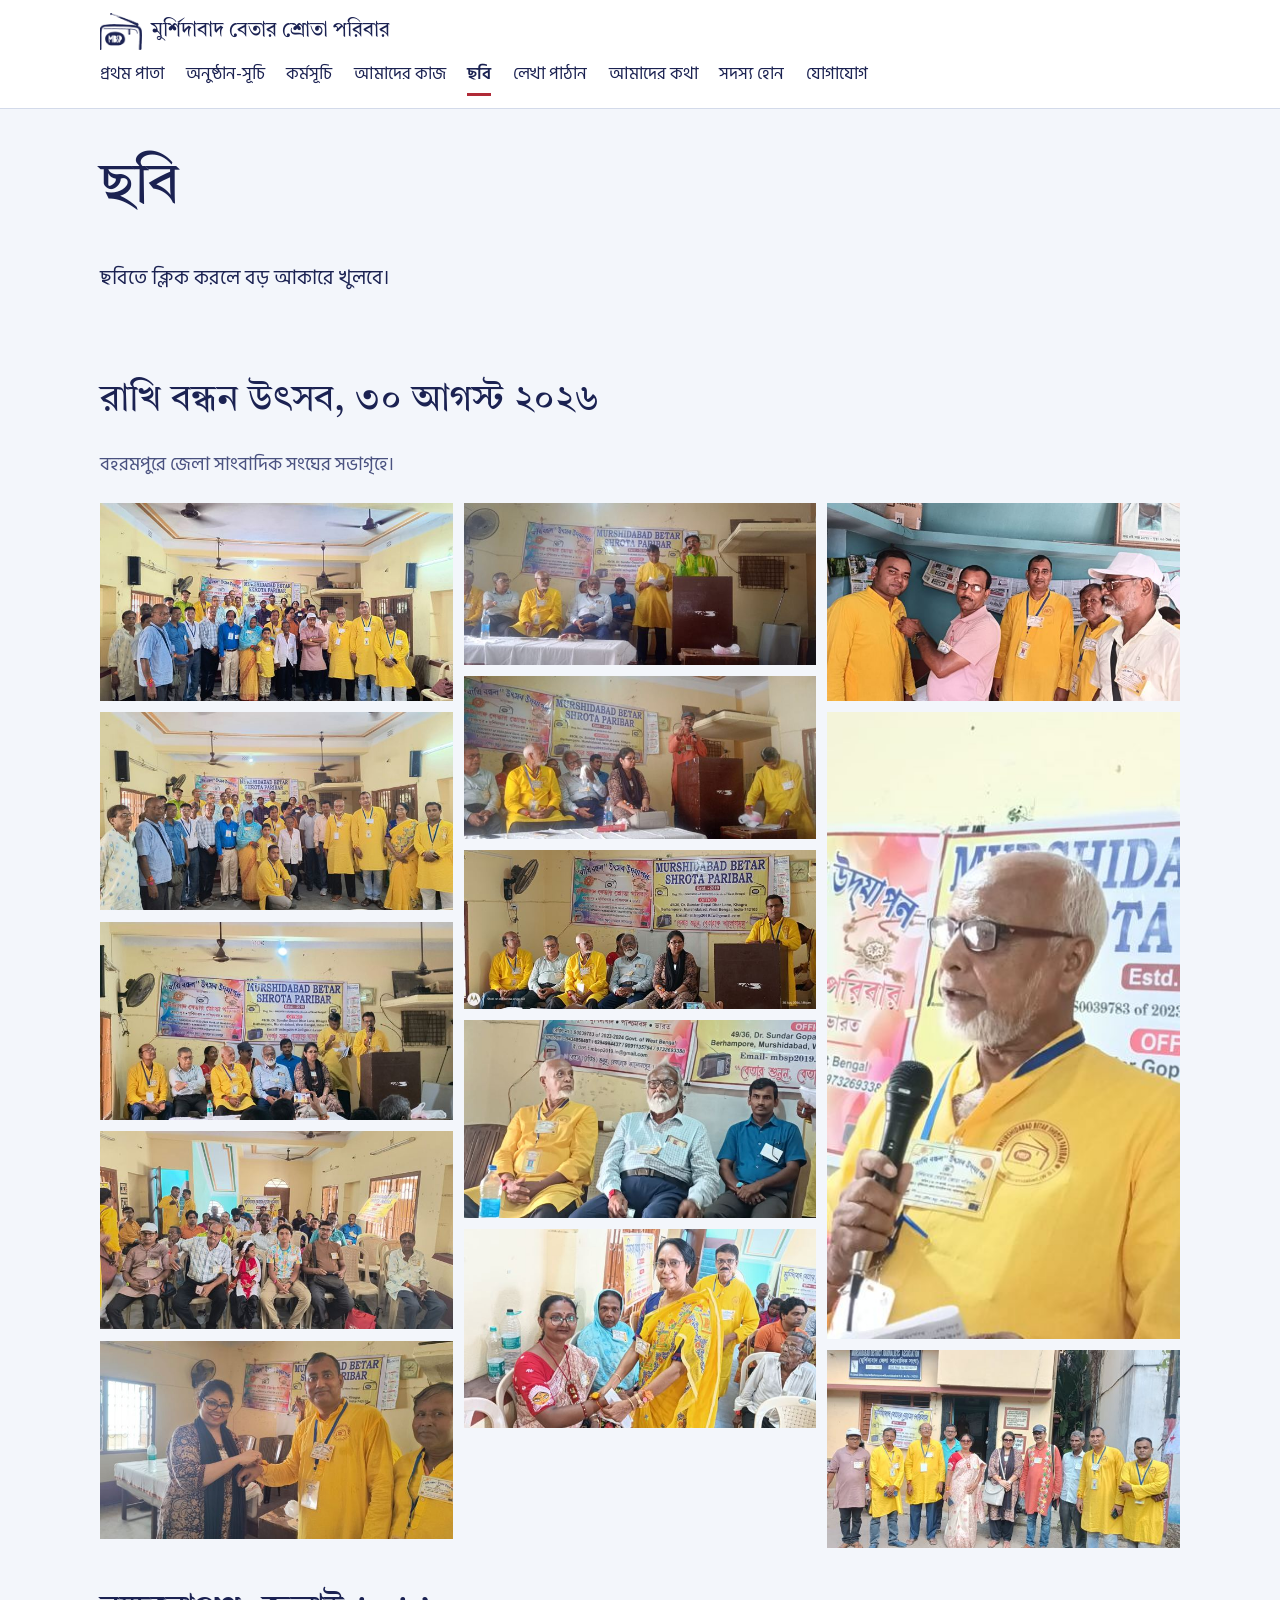
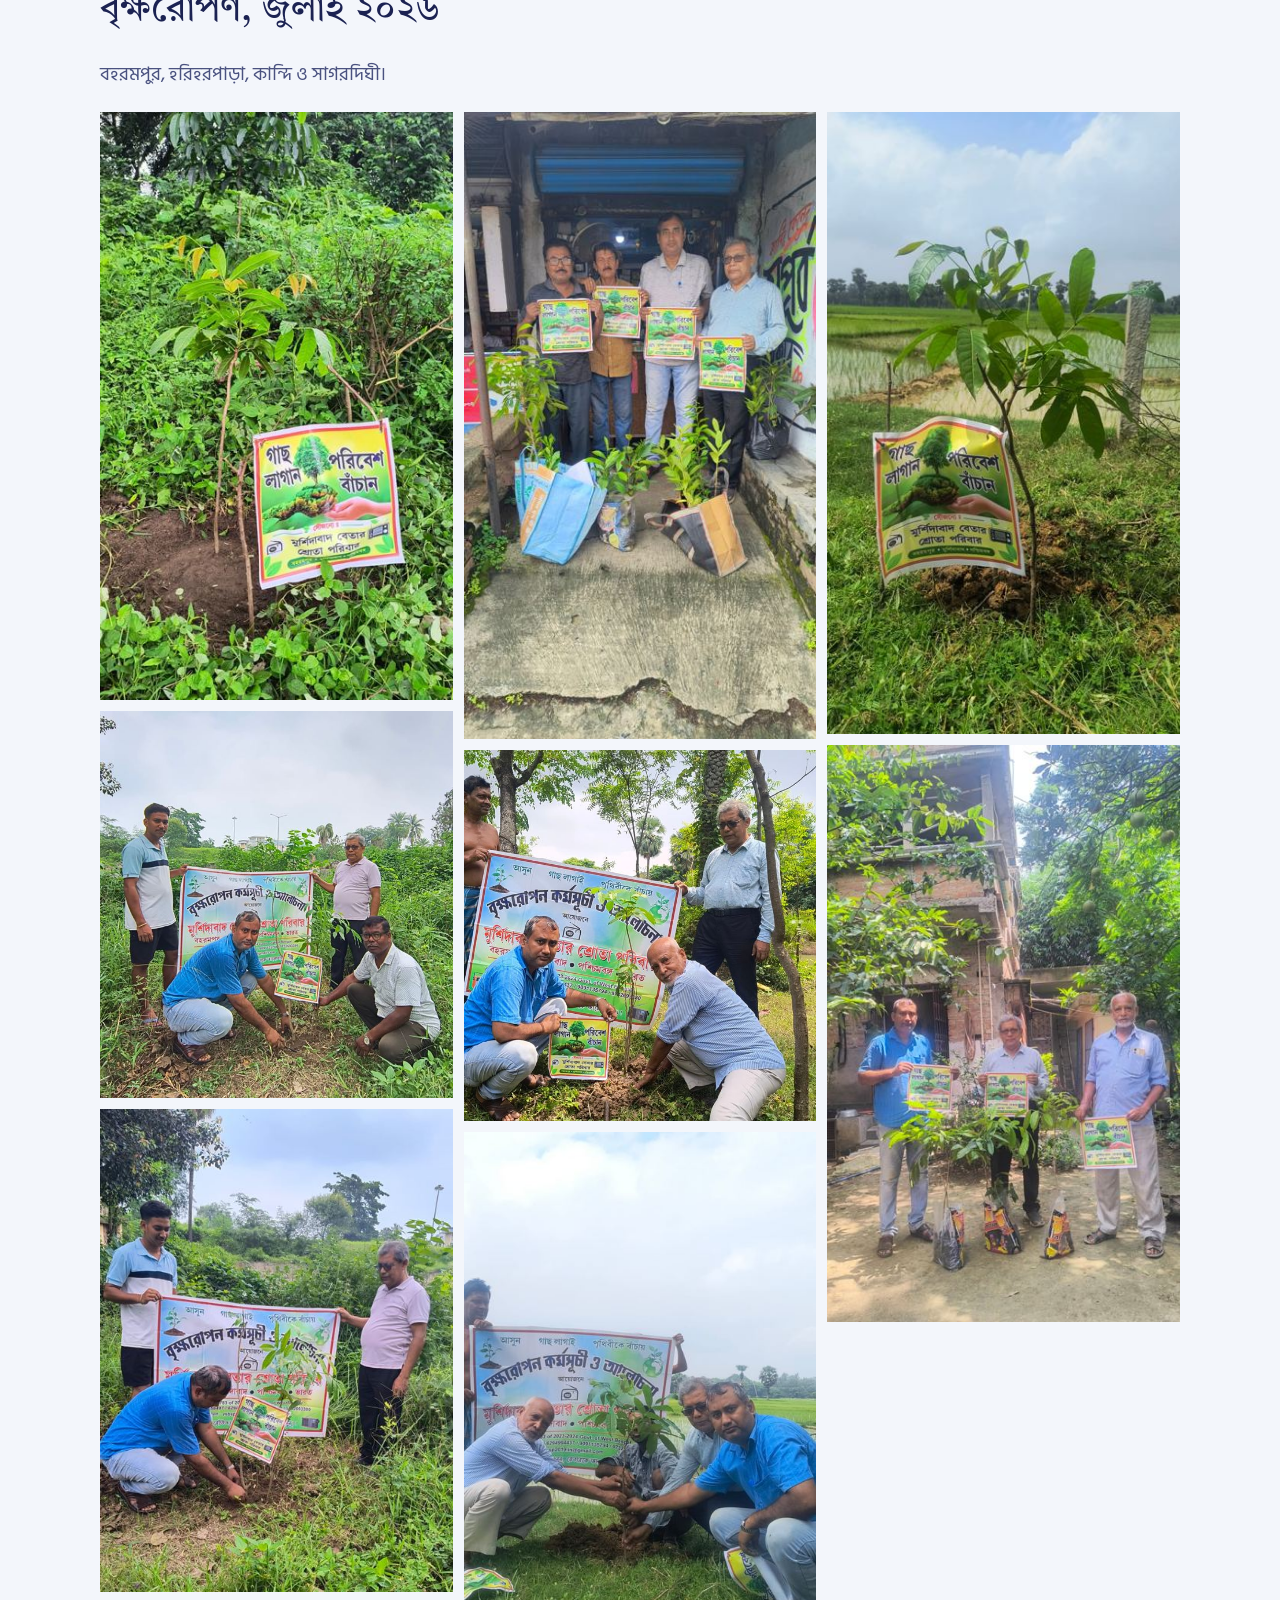
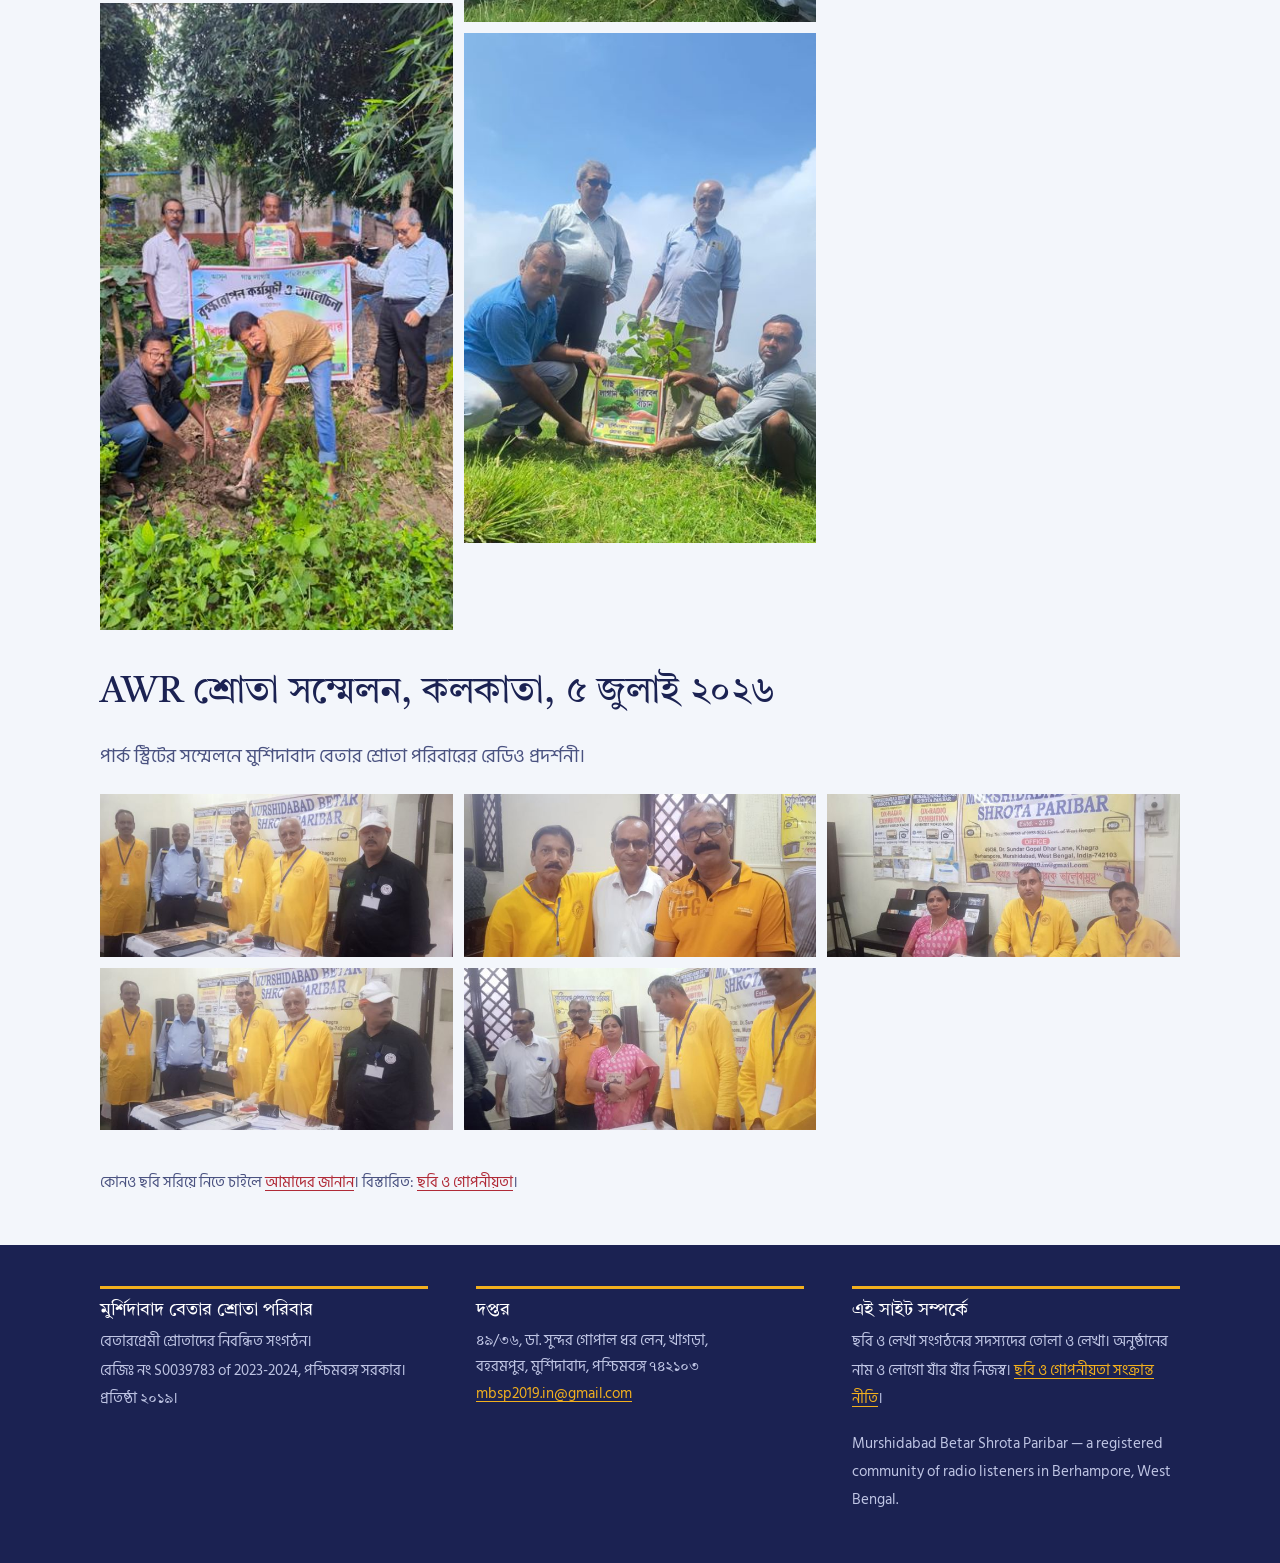
<file: gallery.html>
<!doctype html>
<html lang="bn">
<head>
<meta charset="utf-8">
<meta name="viewport" content="width=device-width, initial-scale=1">
<title>ছবি — মুর্শিদাবাদ বেতার শ্রোতা পরিবার</title>
<meta name="description" content="রাখি বন্ধন উৎসব, বৃক্ষরোপণ কর্মসূচি ও AWR শ্রোতা সম্মেলনের ছবি।">
<meta name="theme-color" content="#F2B01E">
<link rel="icon" type="image/png" href="assets/img/logo.png">
<link rel="stylesheet" href="assets/style.css?v=8">
</head>
<body>
<a class="skip" href="#main">মূল অংশে যান</a>
<header class="site-head">
  <div class="wrap">
    <a class="brand" href="index.html"><img src="assets/img/logo.png" alt="" width="52" height="45">মুর্শিদাবাদ বেতার শ্রোতা পরিবার</a>
    <input type="checkbox" id="navtoggle" class="navtoggle" aria-label="মেনু খুলুন বা বন্ধ করুন">
    <label for="navtoggle" class="menubtn">মেনু</label>
    <nav class="nav" aria-label="প্রধান মেনু"><a href="index.html">প্রথম পাতা</a><a href="programmes.html">অনুষ্ঠান-সূচি</a><a href="events.html">কর্মসূচি</a><a href="work.html">আমাদের কাজ</a><a href="gallery.html" aria-current="page">ছবি</a><a href="write.html">লেখা পাঠান</a><a href="about.html">আমাদের কথা</a><a href="join.html">সদস্য হোন</a><a href="contact.html">যোগাযোগ</a></nav>
  </div>
</header>
<main id="main">

<div class="wrap">
  <div class="page-head">
    <h1>ছবি</h1>
    <p>ছবিতে ক্লিক করলে বড় আকারে খুলবে।</p>
  </div>
  <h2 style="margin-top:2.4rem">রাখি বন্ধন উৎসব, ৩০ আগস্ট ২০২৬</h2><p class="muted">বহরমপুরে জেলা সাংবাদিক সংঘের সভাগৃহে।</p><div class="masonry"><figure><a href="#lb8" aria-label="রাখি বন্ধন উৎসবের ছবি — বড় করে দেখুন"><img src="assets/img/rakhi-01-s.jpg" alt="রাখি বন্ধন উৎসবের ছবি" loading="lazy" width="640" height="427"></a><div class="lb" id="lb8" role="dialog" aria-label="রাখি বন্ধন উৎসবের ছবি"><a class="lb-bg" href="#!" aria-label="বন্ধ করুন"></a><img src="assets/img/rakhi-01.jpg" alt="রাখি বন্ধন উৎসবের ছবি" loading="lazy"><a class="lb-x" href="#!">✕ বন্ধ করুন</a></div></figure><figure><a href="#lb9" aria-label="রাখি বন্ধন উৎসবের ছবি — বড় করে দেখুন"><img src="assets/img/rakhi-02-s.jpg" alt="রাখি বন্ধন উৎসবের ছবি" loading="lazy" width="640" height="427"></a><div class="lb" id="lb9" role="dialog" aria-label="রাখি বন্ধন উৎসবের ছবি"><a class="lb-bg" href="#!" aria-label="বন্ধ করুন"></a><img src="assets/img/rakhi-02.jpg" alt="রাখি বন্ধন উৎসবের ছবি" loading="lazy"><a class="lb-x" href="#!">✕ বন্ধ করুন</a></div></figure><figure><a href="#lb10" aria-label="রাখি বন্ধন উৎসবের ছবি — বড় করে দেখুন"><img src="assets/img/rakhi-03-s.jpg" alt="রাখি বন্ধন উৎসবের ছবি" loading="lazy" width="640" height="427"></a><div class="lb" id="lb10" role="dialog" aria-label="রাখি বন্ধন উৎসবের ছবি"><a class="lb-bg" href="#!" aria-label="বন্ধ করুন"></a><img src="assets/img/rakhi-03.jpg" alt="রাখি বন্ধন উৎসবের ছবি" loading="lazy"><a class="lb-x" href="#!">✕ বন্ধ করুন</a></div></figure><figure><a href="#lb11" aria-label="রাখি বন্ধন উৎসবের ছবি — বড় করে দেখুন"><img src="assets/img/rakhi-04-s.jpg" alt="রাখি বন্ধন উৎসবের ছবি" loading="lazy" width="640" height="427"></a><div class="lb" id="lb11" role="dialog" aria-label="রাখি বন্ধন উৎসবের ছবি"><a class="lb-bg" href="#!" aria-label="বন্ধ করুন"></a><img src="assets/img/rakhi-04.jpg" alt="রাখি বন্ধন উৎসবের ছবি" loading="lazy"><a class="lb-x" href="#!">✕ বন্ধ করুন</a></div></figure><figure><a href="#lb12" aria-label="রাখি বন্ধন উৎসবের ছবি — বড় করে দেখুন"><img src="assets/img/rakhi-05-s.jpg" alt="রাখি বন্ধন উৎসবের ছবি" loading="lazy" width="640" height="427"></a><div class="lb" id="lb12" role="dialog" aria-label="রাখি বন্ধন উৎসবের ছবি"><a class="lb-bg" href="#!" aria-label="বন্ধ করুন"></a><img src="assets/img/rakhi-05.jpg" alt="রাখি বন্ধন উৎসবের ছবি" loading="lazy"><a class="lb-x" href="#!">✕ বন্ধ করুন</a></div></figure><figure><a href="#lb13" aria-label="রাখি বন্ধন উৎসবের ছবি — বড় করে দেখুন"><img src="assets/img/rakhi-06-s.jpg" alt="রাখি বন্ধন উৎসবের ছবি" loading="lazy" width="640" height="427"></a><div class="lb" id="lb13" role="dialog" aria-label="রাখি বন্ধন উৎসবের ছবি"><a class="lb-bg" href="#!" aria-label="বন্ধ করুন"></a><img src="assets/img/rakhi-06.jpg" alt="রাখি বন্ধন উৎসবের ছবি" loading="lazy"><a class="lb-x" href="#!">✕ বন্ধ করুন</a></div></figure><figure><a href="#lb14" aria-label="রাখি বন্ধন উৎসবের ছবি — বড় করে দেখুন"><img src="assets/img/rakhi-07-s.jpg" alt="রাখি বন্ধন উৎসবের ছবি" loading="lazy" width="640" height="427"></a><div class="lb" id="lb14" role="dialog" aria-label="রাখি বন্ধন উৎসবের ছবি"><a class="lb-bg" href="#!" aria-label="বন্ধ করুন"></a><img src="assets/img/rakhi-07.jpg" alt="রাখি বন্ধন উৎসবের ছবি" loading="lazy"><a class="lb-x" href="#!">✕ বন্ধ করুন</a></div></figure><figure><a href="#lb15" aria-label="রাখি বন্ধন উৎসবের ছবি — বড় করে দেখুন"><img src="assets/img/rakhi-08-s.jpg" alt="রাখি বন্ধন উৎসবের ছবি" loading="lazy" width="640" height="427"></a><div class="lb" id="lb15" role="dialog" aria-label="রাখি বন্ধন উৎসবের ছবি"><a class="lb-bg" href="#!" aria-label="বন্ধ করুন"></a><img src="assets/img/rakhi-08.jpg" alt="রাখি বন্ধন উৎসবের ছবি" loading="lazy"><a class="lb-x" href="#!">✕ বন্ধ করুন</a></div></figure><figure><a href="#lb16" aria-label="রাখি বন্ধন উৎসবের ছবি — বড় করে দেখুন"><img src="assets/img/rakhi-09-s.jpg" alt="রাখি বন্ধন উৎসবের ছবি" loading="lazy" width="640" height="427"></a><div class="lb" id="lb16" role="dialog" aria-label="রাখি বন্ধন উৎসবের ছবি"><a class="lb-bg" href="#!" aria-label="বন্ধ করুন"></a><img src="assets/img/rakhi-09.jpg" alt="রাখি বন্ধন উৎসবের ছবি" loading="lazy"><a class="lb-x" href="#!">✕ বন্ধ করুন</a></div></figure><figure><a href="#lb17" aria-label="রাখি বন্ধন উৎসবের ছবি — বড় করে দেখুন"><img src="assets/img/rakhi-10-s.jpg" alt="রাখি বন্ধন উৎসবের ছবি" loading="lazy" width="640" height="427"></a><div class="lb" id="lb17" role="dialog" aria-label="রাখি বন্ধন উৎসবের ছবি"><a class="lb-bg" href="#!" aria-label="বন্ধ করুন"></a><img src="assets/img/rakhi-10.jpg" alt="রাখি বন্ধন উৎসবের ছবি" loading="lazy"><a class="lb-x" href="#!">✕ বন্ধ করুন</a></div></figure><figure><a href="#lb18" aria-label="রাখি বন্ধন উৎসবের ছবি — বড় করে দেখুন"><img src="assets/img/rakhi-11-s.jpg" alt="রাখি বন্ধন উৎসবের ছবি" loading="lazy" width="640" height="427"></a><div class="lb" id="lb18" role="dialog" aria-label="রাখি বন্ধন উৎসবের ছবি"><a class="lb-bg" href="#!" aria-label="বন্ধ করুন"></a><img src="assets/img/rakhi-11.jpg" alt="রাখি বন্ধন উৎসবের ছবি" loading="lazy"><a class="lb-x" href="#!">✕ বন্ধ করুন</a></div></figure><figure><a href="#lb19" aria-label="রাখি বন্ধন উৎসবের ছবি — বড় করে দেখুন"><img src="assets/img/rakhi-12-s.jpg" alt="রাখি বন্ধন উৎসবের ছবি" loading="lazy" width="640" height="427"></a><div class="lb" id="lb19" role="dialog" aria-label="রাখি বন্ধন উৎসবের ছবি"><a class="lb-bg" href="#!" aria-label="বন্ধ করুন"></a><img src="assets/img/rakhi-12.jpg" alt="রাখি বন্ধন উৎসবের ছবি" loading="lazy"><a class="lb-x" href="#!">✕ বন্ধ করুন</a></div></figure><figure><a href="#lb20" aria-label="রাখি বন্ধন উৎসবের ছবি — বড় করে দেখুন"><img src="assets/img/rakhi-13-s.jpg" alt="রাখি বন্ধন উৎসবের ছবি" loading="lazy" width="640" height="427"></a><div class="lb" id="lb20" role="dialog" aria-label="রাখি বন্ধন উৎসবের ছবি"><a class="lb-bg" href="#!" aria-label="বন্ধ করুন"></a><img src="assets/img/rakhi-13.jpg" alt="রাখি বন্ধন উৎসবের ছবি" loading="lazy"><a class="lb-x" href="#!">✕ বন্ধ করুন</a></div></figure></div>
  <h2 style="margin-top:2.4rem">বৃক্ষরোপণ, জুলাই ২০২৬</h2><p class="muted">বহরমপুর, হরিহরপাড়া, কান্দি ও সাগরদিঘী।</p><div class="masonry"><figure><a href="#lb21" aria-label="বৃক্ষরোপণ কর্মসূচির ছবি — বড় করে দেখুন"><img src="assets/img/tree-01-s.jpg" alt="বৃক্ষরোপণ কর্মসূচির ছবি" loading="lazy" width="640" height="427"></a><div class="lb" id="lb21" role="dialog" aria-label="বৃক্ষরোপণ কর্মসূচির ছবি"><a class="lb-bg" href="#!" aria-label="বন্ধ করুন"></a><img src="assets/img/tree-01.jpg" alt="বৃক্ষরোপণ কর্মসূচির ছবি" loading="lazy"><a class="lb-x" href="#!">✕ বন্ধ করুন</a></div></figure><figure><a href="#lb22" aria-label="বৃক্ষরোপণ কর্মসূচির ছবি — বড় করে দেখুন"><img src="assets/img/tree-02-s.jpg" alt="বৃক্ষরোপণ কর্মসূচির ছবি" loading="lazy" width="640" height="427"></a><div class="lb" id="lb22" role="dialog" aria-label="বৃক্ষরোপণ কর্মসূচির ছবি"><a class="lb-bg" href="#!" aria-label="বন্ধ করুন"></a><img src="assets/img/tree-02.jpg" alt="বৃক্ষরোপণ কর্মসূচির ছবি" loading="lazy"><a class="lb-x" href="#!">✕ বন্ধ করুন</a></div></figure><figure><a href="#lb23" aria-label="বৃক্ষরোপণ কর্মসূচির ছবি — বড় করে দেখুন"><img src="assets/img/tree-03-s.jpg" alt="বৃক্ষরোপণ কর্মসূচির ছবি" loading="lazy" width="640" height="427"></a><div class="lb" id="lb23" role="dialog" aria-label="বৃক্ষরোপণ কর্মসূচির ছবি"><a class="lb-bg" href="#!" aria-label="বন্ধ করুন"></a><img src="assets/img/tree-03.jpg" alt="বৃক্ষরোপণ কর্মসূচির ছবি" loading="lazy"><a class="lb-x" href="#!">✕ বন্ধ করুন</a></div></figure><figure><a href="#lb24" aria-label="বৃক্ষরোপণ কর্মসূচির ছবি — বড় করে দেখুন"><img src="assets/img/tree-04-s.jpg" alt="বৃক্ষরোপণ কর্মসূচির ছবি" loading="lazy" width="640" height="427"></a><div class="lb" id="lb24" role="dialog" aria-label="বৃক্ষরোপণ কর্মসূচির ছবি"><a class="lb-bg" href="#!" aria-label="বন্ধ করুন"></a><img src="assets/img/tree-04.jpg" alt="বৃক্ষরোপণ কর্মসূচির ছবি" loading="lazy"><a class="lb-x" href="#!">✕ বন্ধ করুন</a></div></figure><figure><a href="#lb25" aria-label="বৃক্ষরোপণ কর্মসূচির ছবি — বড় করে দেখুন"><img src="assets/img/tree-05-s.jpg" alt="বৃক্ষরোপণ কর্মসূচির ছবি" loading="lazy" width="640" height="427"></a><div class="lb" id="lb25" role="dialog" aria-label="বৃক্ষরোপণ কর্মসূচির ছবি"><a class="lb-bg" href="#!" aria-label="বন্ধ করুন"></a><img src="assets/img/tree-05.jpg" alt="বৃক্ষরোপণ কর্মসূচির ছবি" loading="lazy"><a class="lb-x" href="#!">✕ বন্ধ করুন</a></div></figure><figure><a href="#lb26" aria-label="বৃক্ষরোপণ কর্মসূচির ছবি — বড় করে দেখুন"><img src="assets/img/tree-06-s.jpg" alt="বৃক্ষরোপণ কর্মসূচির ছবি" loading="lazy" width="640" height="427"></a><div class="lb" id="lb26" role="dialog" aria-label="বৃক্ষরোপণ কর্মসূচির ছবি"><a class="lb-bg" href="#!" aria-label="বন্ধ করুন"></a><img src="assets/img/tree-06.jpg" alt="বৃক্ষরোপণ কর্মসূচির ছবি" loading="lazy"><a class="lb-x" href="#!">✕ বন্ধ করুন</a></div></figure><figure><a href="#lb27" aria-label="বৃক্ষরোপণ কর্মসূচির ছবি — বড় করে দেখুন"><img src="assets/img/tree-07-s.jpg" alt="বৃক্ষরোপণ কর্মসূচির ছবি" loading="lazy" width="640" height="427"></a><div class="lb" id="lb27" role="dialog" aria-label="বৃক্ষরোপণ কর্মসূচির ছবি"><a class="lb-bg" href="#!" aria-label="বন্ধ করুন"></a><img src="assets/img/tree-07.jpg" alt="বৃক্ষরোপণ কর্মসূচির ছবি" loading="lazy"><a class="lb-x" href="#!">✕ বন্ধ করুন</a></div></figure><figure><a href="#lb28" aria-label="বৃক্ষরোপণ কর্মসূচির ছবি — বড় করে দেখুন"><img src="assets/img/tree-08-s.jpg" alt="বৃক্ষরোপণ কর্মসূচির ছবি" loading="lazy" width="640" height="427"></a><div class="lb" id="lb28" role="dialog" aria-label="বৃক্ষরোপণ কর্মসূচির ছবি"><a class="lb-bg" href="#!" aria-label="বন্ধ করুন"></a><img src="assets/img/tree-08.jpg" alt="বৃক্ষরোপণ কর্মসূচির ছবি" loading="lazy"><a class="lb-x" href="#!">✕ বন্ধ করুন</a></div></figure><figure><a href="#lb29" aria-label="বৃক্ষরোপণ কর্মসূচির ছবি — বড় করে দেখুন"><img src="assets/img/tree-09-s.jpg" alt="বৃক্ষরোপণ কর্মসূচির ছবি" loading="lazy" width="640" height="427"></a><div class="lb" id="lb29" role="dialog" aria-label="বৃক্ষরোপণ কর্মসূচির ছবি"><a class="lb-bg" href="#!" aria-label="বন্ধ করুন"></a><img src="assets/img/tree-09.jpg" alt="বৃক্ষরোপণ কর্মসূচির ছবি" loading="lazy"><a class="lb-x" href="#!">✕ বন্ধ করুন</a></div></figure><figure><a href="#lb30" aria-label="বৃক্ষরোপণ কর্মসূচির ছবি — বড় করে দেখুন"><img src="assets/img/tree-10-s.jpg" alt="বৃক্ষরোপণ কর্মসূচির ছবি" loading="lazy" width="640" height="427"></a><div class="lb" id="lb30" role="dialog" aria-label="বৃক্ষরোপণ কর্মসূচির ছবি"><a class="lb-bg" href="#!" aria-label="বন্ধ করুন"></a><img src="assets/img/tree-10.jpg" alt="বৃক্ষরোপণ কর্মসূচির ছবি" loading="lazy"><a class="lb-x" href="#!">✕ বন্ধ করুন</a></div></figure></div>
  <h2 style="margin-top:2.4rem">AWR শ্রোতা সম্মেলন, কলকাতা, ৫ জুলাই ২০২৬</h2><p class="muted">পার্ক স্ট্রিটের সম্মেলনে মুর্শিদাবাদ বেতার শ্রোতা পরিবারের রেডিও প্রদর্শনী।</p><div class="masonry"><figure><a href="#lb31" aria-label="AWR শ্রোতা সম্মেলনে সংগঠনের স্টল — বড় করে দেখুন"><img src="assets/img/awr-01-s.jpg" alt="AWR শ্রোতা সম্মেলনে সংগঠনের স্টল" loading="lazy" width="640" height="427"></a><div class="lb" id="lb31" role="dialog" aria-label="AWR শ্রোতা সম্মেলনে সংগঠনের স্টল"><a class="lb-bg" href="#!" aria-label="বন্ধ করুন"></a><img src="assets/img/awr-01.jpg" alt="AWR শ্রোতা সম্মেলনে সংগঠনের স্টল" loading="lazy"><a class="lb-x" href="#!">✕ বন্ধ করুন</a></div></figure><figure><a href="#lb32" aria-label="AWR শ্রোতা সম্মেলনে সংগঠনের স্টল — বড় করে দেখুন"><img src="assets/img/awr-02-s.jpg" alt="AWR শ্রোতা সম্মেলনে সংগঠনের স্টল" loading="lazy" width="640" height="427"></a><div class="lb" id="lb32" role="dialog" aria-label="AWR শ্রোতা সম্মেলনে সংগঠনের স্টল"><a class="lb-bg" href="#!" aria-label="বন্ধ করুন"></a><img src="assets/img/awr-02.jpg" alt="AWR শ্রোতা সম্মেলনে সংগঠনের স্টল" loading="lazy"><a class="lb-x" href="#!">✕ বন্ধ করুন</a></div></figure><figure><a href="#lb33" aria-label="AWR শ্রোতা সম্মেলনে সংগঠনের স্টল — বড় করে দেখুন"><img src="assets/img/awr-03-s.jpg" alt="AWR শ্রোতা সম্মেলনে সংগঠনের স্টল" loading="lazy" width="640" height="427"></a><div class="lb" id="lb33" role="dialog" aria-label="AWR শ্রোতা সম্মেলনে সংগঠনের স্টল"><a class="lb-bg" href="#!" aria-label="বন্ধ করুন"></a><img src="assets/img/awr-03.jpg" alt="AWR শ্রোতা সম্মেলনে সংগঠনের স্টল" loading="lazy"><a class="lb-x" href="#!">✕ বন্ধ করুন</a></div></figure><figure><a href="#lb34" aria-label="AWR শ্রোতা সম্মেলনে সংগঠনের স্টল — বড় করে দেখুন"><img src="assets/img/awr-04-s.jpg" alt="AWR শ্রোতা সম্মেলনে সংগঠনের স্টল" loading="lazy" width="640" height="427"></a><div class="lb" id="lb34" role="dialog" aria-label="AWR শ্রোতা সম্মেলনে সংগঠনের স্টল"><a class="lb-bg" href="#!" aria-label="বন্ধ করুন"></a><img src="assets/img/awr-04.jpg" alt="AWR শ্রোতা সম্মেলনে সংগঠনের স্টল" loading="lazy"><a class="lb-x" href="#!">✕ বন্ধ করুন</a></div></figure><figure><a href="#lb35" aria-label="AWR শ্রোতা সম্মেলনে সংগঠনের স্টল — বড় করে দেখুন"><img src="assets/img/awr-05-s.jpg" alt="AWR শ্রোতা সম্মেলনে সংগঠনের স্টল" loading="lazy" width="640" height="427"></a><div class="lb" id="lb35" role="dialog" aria-label="AWR শ্রোতা সম্মেলনে সংগঠনের স্টল"><a class="lb-bg" href="#!" aria-label="বন্ধ করুন"></a><img src="assets/img/awr-05.jpg" alt="AWR শ্রোতা সম্মেলনে সংগঠনের স্টল" loading="lazy"><a class="lb-x" href="#!">✕ বন্ধ করুন</a></div></figure></div>
  <p class="small muted prose" style="margin:2.4rem 0 3rem">কোনও ছবি সরিয়ে নিতে চাইলে <a href="contact.html">আমাদের জানান</a>। বিস্তারিত: <a href="privacy.html">ছবি ও গোপনীয়তা</a>।</p>
</div>

</main>
<footer class="site-foot">
  <div class="wrap">
    <div class="cols">
      <div>
        <h3>মুর্শিদাবাদ বেতার শ্রোতা পরিবার</h3>
        <p class="small">বেতারপ্রেমী শ্রোতাদের নিবন্ধিত সংগঠন।<br>রেজিঃ নং S0039783 of 2023-2024, পশ্চিমবঙ্গ সরকার।<br>প্রতিষ্ঠা ২০১৯।</p>
      </div>
      <div>
        <h3>দপ্তর</h3>
        <address class="small">৪৯/৩৬, ডা. সুন্দর গোপাল ধর লেন, খাগড়া,<br>বহরমপুর, মুর্শিদাবাদ, পশ্চিমবঙ্গ ৭৪২১০৩</address>
        <p class="small"><a href="mailto:mbsp2019.in@gmail.com">mbsp2019.in@gmail.com</a></p>
      </div>
      <div>
        <h3>এই সাইট সম্পর্কে</h3>
        <p class="small">ছবি ও লেখা সংগঠনের সদস্যদের তোলা ও লেখা। অনুষ্ঠানের নাম ও লোগো যাঁর যাঁর নিজস্ব। <a href="privacy.html">ছবি ও গোপনীয়তা সংক্রান্ত নীতি</a>।</p>
        <p class="small" lang="en">Murshidabad Betar Shrota Paribar — a registered community of radio listeners in Berhampore, West Bengal.</p>
      </div>
    </div>
  </div>
</footer>
</body>
</html>
</file>
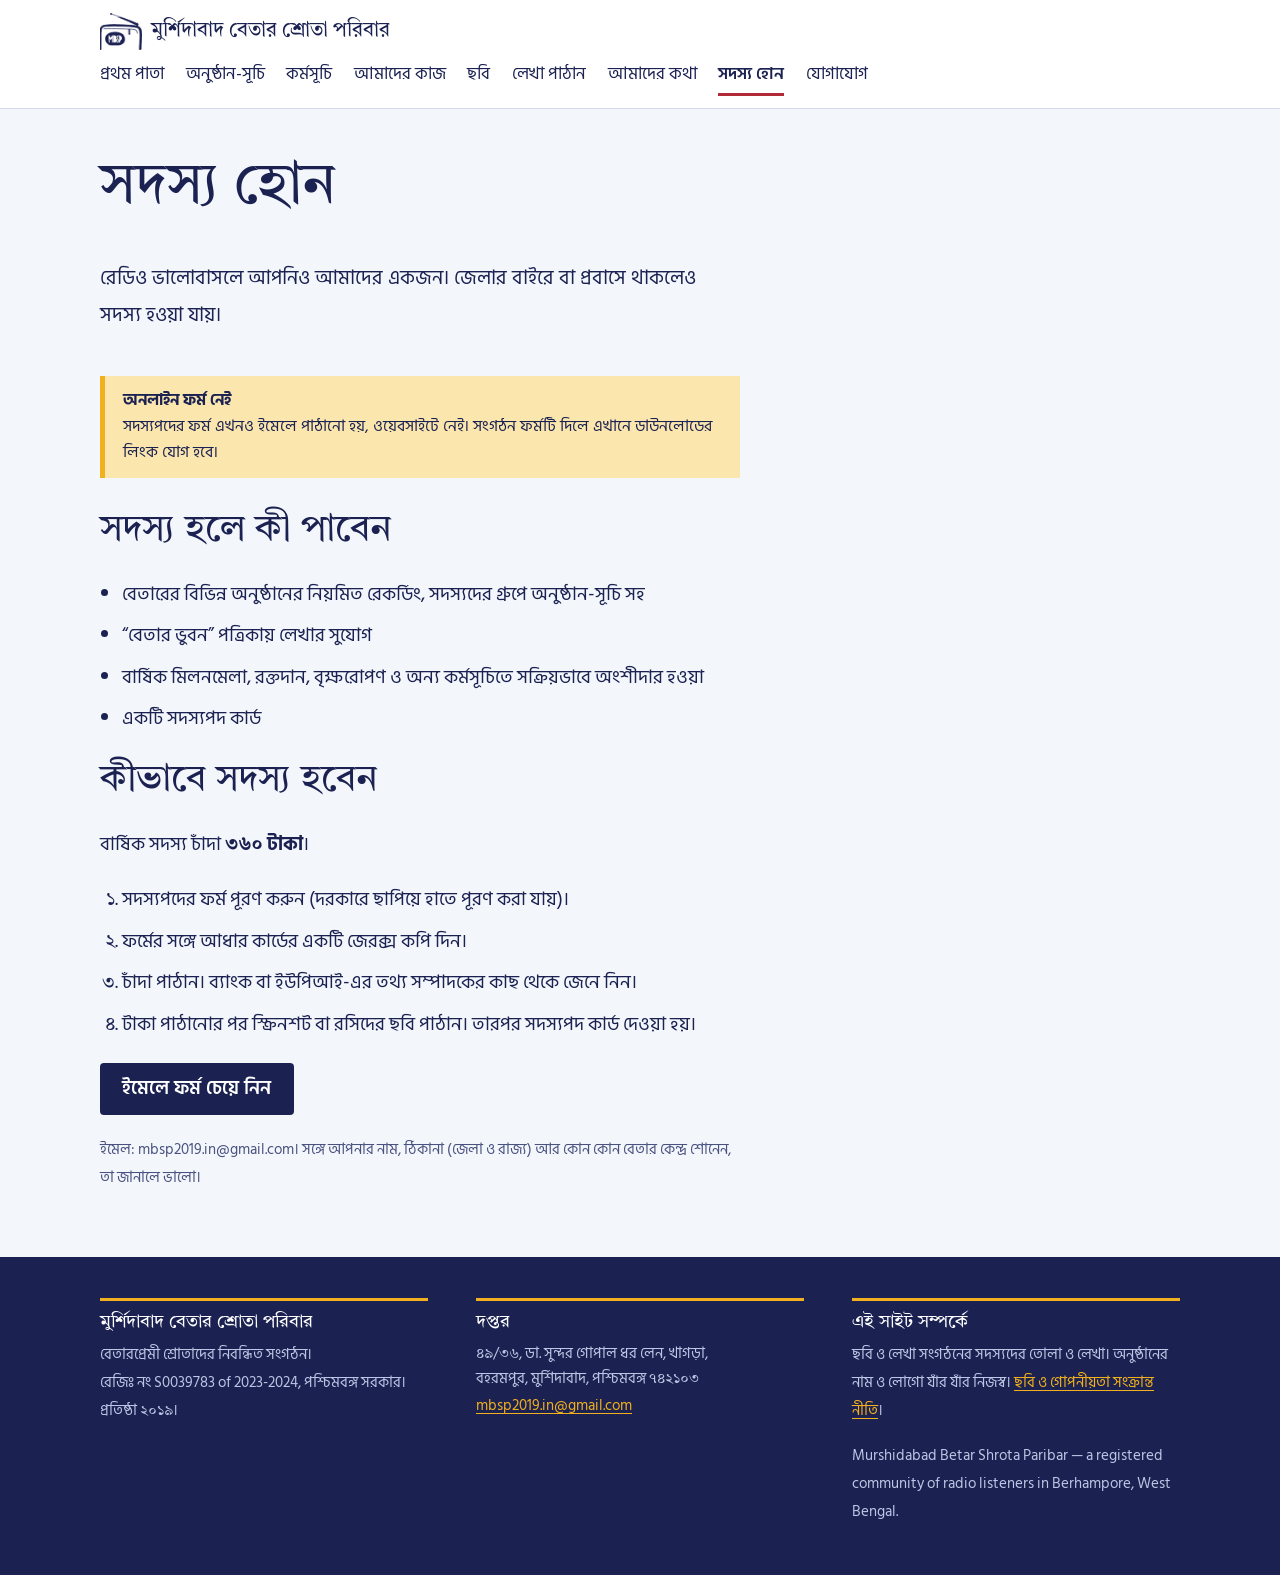
<file: join.html>
<!doctype html>
<html lang="bn">
<head>
<meta charset="utf-8">
<meta name="viewport" content="width=device-width, initial-scale=1">
<title>সদস্য হোন — মুর্শিদাবাদ বেতার শ্রোতা পরিবার</title>
<meta name="description" content="মুর্শিদাবাদ বেতার শ্রোতা পরিবারের সদস্য হওয়ার নিয়ম ও সুবিধা।">
<meta name="theme-color" content="#F2B01E">
<link rel="icon" type="image/png" href="assets/img/logo.png">
<link rel="stylesheet" href="assets/style.css?v=8">
</head>
<body>
<a class="skip" href="#main">মূল অংশে যান</a>
<header class="site-head">
  <div class="wrap">
    <a class="brand" href="index.html"><img src="assets/img/logo.png" alt="" width="52" height="45">মুর্শিদাবাদ বেতার শ্রোতা পরিবার</a>
    <input type="checkbox" id="navtoggle" class="navtoggle" aria-label="মেনু খুলুন বা বন্ধ করুন">
    <label for="navtoggle" class="menubtn">মেনু</label>
    <nav class="nav" aria-label="প্রধান মেনু"><a href="index.html">প্রথম পাতা</a><a href="programmes.html">অনুষ্ঠান-সূচি</a><a href="events.html">কর্মসূচি</a><a href="work.html">আমাদের কাজ</a><a href="gallery.html">ছবি</a><a href="write.html">লেখা পাঠান</a><a href="about.html">আমাদের কথা</a><a href="join.html" aria-current="page">সদস্য হোন</a><a href="contact.html">যোগাযোগ</a></nav>
  </div>
</header>
<main id="main">

<div class="wrap">
  <div class="page-head">
    <h1>সদস্য হোন</h1>
    <p>রেডিও ভালোবাসলে আপনিও আমাদের একজন। জেলার বাইরে বা প্রবাসে থাকলেও সদস্য হওয়া যায়।</p>
  </div>
  <p class="todo"><strong>অনলাইন ফর্ম নেই</strong>সদস্যপদের ফর্ম এখনও ইমেলে পাঠানো হয়, ওয়েবসাইটে নেই। সংগঠন ফর্মটি দিলে এখানে ডাউনলোডের লিংক যোগ হবে।</p>
  <div class="prose">
    <h2>সদস্য হলে কী পাবেন</h2>
    <ul class="plain">
      <li>বেতারের বিভিন্ন অনুষ্ঠানের নিয়মিত রেকর্ডিং, সদস্যদের গ্রুপে অনুষ্ঠান-সূচি সহ</li>
      <li>“বেতার ভুবন” পত্রিকায় লেখার সুযোগ</li>
      <li>বার্ষিক মিলনমেলা, রক্তদান, বৃক্ষরোপণ ও অন্য কর্মসূচিতে সক্রিয়ভাবে অংশীদার হওয়া</li>
      <li>একটি সদস্যপদ কার্ড</li>
    </ul>
    <h2>কীভাবে সদস্য হবেন</h2>
    <p class="lead">বার্ষিক সদস্য চাঁদা <strong>৩৬০ টাকা</strong>।</p>
    <ol class="plain">
      <li>সদস্যপদের ফর্ম পূরণ করুন (দরকারে ছাপিয়ে হাতে পূরণ করা যায়)।</li>
      <li>ফর্মের সঙ্গে আধার কার্ডের একটি জেরক্স কপি দিন।</li>
      <li>চাঁদা পাঠান। ব্যাংক বা ইউপিআই-এর তথ্য সম্পাদকের কাছ থেকে জেনে নিন।</li>
      <li>টাকা পাঠানোর পর স্ক্রিনশট বা রসিদের ছবি পাঠান। তারপর সদস্যপদ কার্ড দেওয়া হয়।</li>
    </ol>
    <p><a class="btn" href="mailto:mbsp2019.in@gmail.com?subject=সদস্যপদের ফর্ম চাই">ইমেলে ফর্ম চেয়ে নিন</a></p>
    <p class="small muted">ইমেল: mbsp2019.in@gmail.com। সঙ্গে আপনার নাম, ঠিকানা (জেলা ও রাজ্য) আর কোন কোন বেতার কেন্দ্র শোনেন, তা জানালে ভালো।</p>
  </div>
  <div style="height:3rem"></div>
</div>

</main>
<footer class="site-foot">
  <div class="wrap">
    <div class="cols">
      <div>
        <h3>মুর্শিদাবাদ বেতার শ্রোতা পরিবার</h3>
        <p class="small">বেতারপ্রেমী শ্রোতাদের নিবন্ধিত সংগঠন।<br>রেজিঃ নং S0039783 of 2023-2024, পশ্চিমবঙ্গ সরকার।<br>প্রতিষ্ঠা ২০১৯।</p>
      </div>
      <div>
        <h3>দপ্তর</h3>
        <address class="small">৪৯/৩৬, ডা. সুন্দর গোপাল ধর লেন, খাগড়া,<br>বহরমপুর, মুর্শিদাবাদ, পশ্চিমবঙ্গ ৭৪২১০৩</address>
        <p class="small"><a href="mailto:mbsp2019.in@gmail.com">mbsp2019.in@gmail.com</a></p>
      </div>
      <div>
        <h3>এই সাইট সম্পর্কে</h3>
        <p class="small">ছবি ও লেখা সংগঠনের সদস্যদের তোলা ও লেখা। অনুষ্ঠানের নাম ও লোগো যাঁর যাঁর নিজস্ব। <a href="privacy.html">ছবি ও গোপনীয়তা সংক্রান্ত নীতি</a>।</p>
        <p class="small" lang="en">Murshidabad Betar Shrota Paribar — a registered community of radio listeners in Berhampore, West Bengal.</p>
      </div>
    </div>
  </div>
</footer>
</body>
</html>
</file>
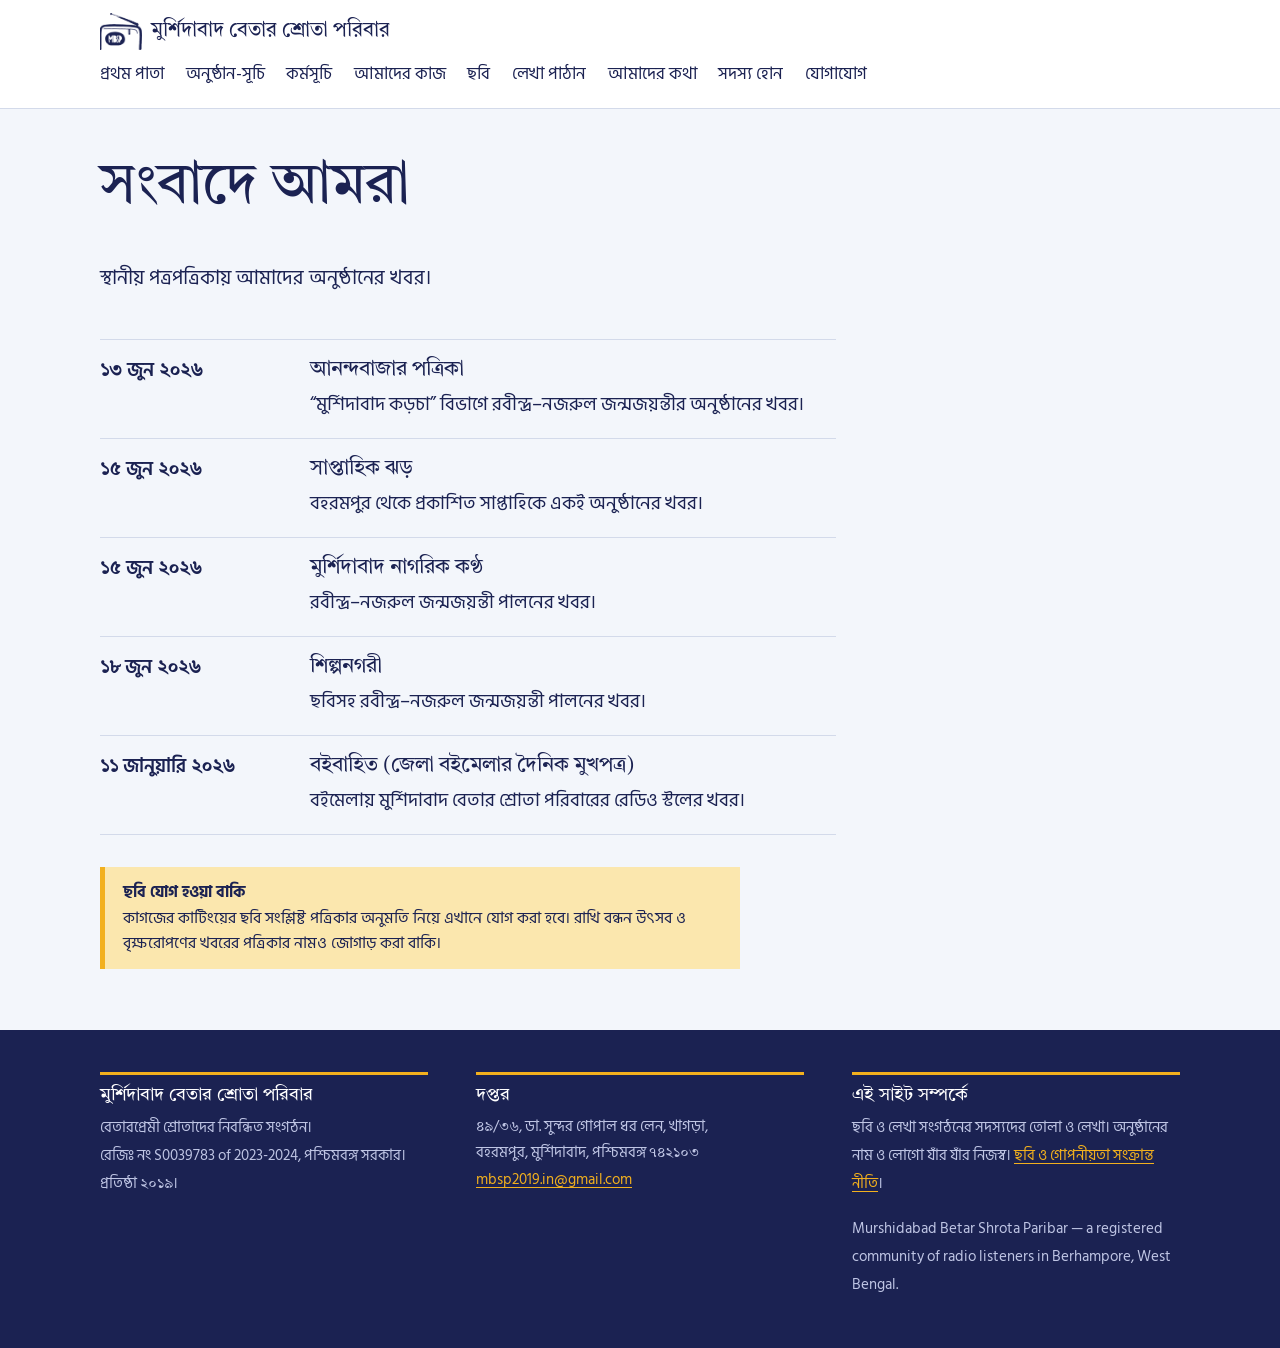
<file: press.html>
<!doctype html>
<html lang="bn">
<head>
<meta charset="utf-8">
<meta name="viewport" content="width=device-width, initial-scale=1">
<title>সংবাদে আমরা — মুর্শিদাবাদ বেতার শ্রোতা পরিবার</title>
<meta name="description" content="স্থানীয় সংবাদপত্রে মুর্শিদাবাদ বেতার শ্রোতা পরিবারের খবর।">
<meta name="theme-color" content="#F2B01E">
<link rel="icon" type="image/png" href="assets/img/logo.png">
<link rel="stylesheet" href="assets/style.css?v=8">
</head>
<body>
<a class="skip" href="#main">মূল অংশে যান</a>
<header class="site-head">
  <div class="wrap">
    <a class="brand" href="index.html"><img src="assets/img/logo.png" alt="" width="52" height="45">মুর্শিদাবাদ বেতার শ্রোতা পরিবার</a>
    <input type="checkbox" id="navtoggle" class="navtoggle" aria-label="মেনু খুলুন বা বন্ধ করুন">
    <label for="navtoggle" class="menubtn">মেনু</label>
    <nav class="nav" aria-label="প্রধান মেনু"><a href="index.html">প্রথম পাতা</a><a href="programmes.html">অনুষ্ঠান-সূচি</a><a href="events.html">কর্মসূচি</a><a href="work.html">আমাদের কাজ</a><a href="gallery.html">ছবি</a><a href="write.html">লেখা পাঠান</a><a href="about.html">আমাদের কথা</a><a href="join.html">সদস্য হোন</a><a href="contact.html">যোগাযোগ</a></nav>
  </div>
</header>
<main id="main">

<div class="wrap">
  <div class="page-head">
    <h1>সংবাদে আমরা</h1>
    <p>স্থানীয় পত্রপত্রিকায় আমাদের অনুষ্ঠানের খবর।</p>
  </div>
  <ol class="timeline"><li><time>১৩ জুন ২০২৬</time><div><h3>আনন্দবাজার পত্রিকা</h3><p>“মুর্শিদাবাদ কড়চা” বিভাগে রবীন্দ্র–নজরুল জন্মজয়ন্তীর অনুষ্ঠানের খবর।</p></div></li><li><time>১৫ জুন ২০২৬</time><div><h3>সাপ্তাহিক ঝড়</h3><p>বহরমপুর থেকে প্রকাশিত সাপ্তাহিকে একই অনুষ্ঠানের খবর।</p></div></li><li><time>১৫ জুন ২০২৬</time><div><h3>মুর্শিদাবাদ নাগরিক কণ্ঠ</h3><p>রবীন্দ্র–নজরুল জন্মজয়ন্তী পালনের খবর।</p></div></li><li><time>১৮ জুন ২০২৬</time><div><h3>শিল্পনগরী</h3><p>ছবিসহ রবীন্দ্র–নজরুল জন্মজয়ন্তী পালনের খবর।</p></div></li><li><time>১১ জানুয়ারি ২০২৬</time><div><h3>বইবাহিত (জেলা বইমেলার দৈনিক মুখপত্র)</h3><p>বইমেলায় মুর্শিদাবাদ বেতার শ্রোতা পরিবারের রেডিও স্টলের খবর।</p></div></li></ol>
  <p class="todo" style="margin-top:2rem"><strong>ছবি যোগ হওয়া বাকি</strong>কাগজের কাটিংয়ের ছবি সংশ্লিষ্ট পত্রিকার অনুমতি নিয়ে এখানে যোগ করা হবে। রাখি বন্ধন উৎসব ও বৃক্ষরোপণের খবরের পত্রিকার নামও জোগাড় করা বাকি।</p>
</div>
<div style="height:2rem"></div>

</main>
<footer class="site-foot">
  <div class="wrap">
    <div class="cols">
      <div>
        <h3>মুর্শিদাবাদ বেতার শ্রোতা পরিবার</h3>
        <p class="small">বেতারপ্রেমী শ্রোতাদের নিবন্ধিত সংগঠন।<br>রেজিঃ নং S0039783 of 2023-2024, পশ্চিমবঙ্গ সরকার।<br>প্রতিষ্ঠা ২০১৯।</p>
      </div>
      <div>
        <h3>দপ্তর</h3>
        <address class="small">৪৯/৩৬, ডা. সুন্দর গোপাল ধর লেন, খাগড়া,<br>বহরমপুর, মুর্শিদাবাদ, পশ্চিমবঙ্গ ৭৪২১০৩</address>
        <p class="small"><a href="mailto:mbsp2019.in@gmail.com">mbsp2019.in@gmail.com</a></p>
      </div>
      <div>
        <h3>এই সাইট সম্পর্কে</h3>
        <p class="small">ছবি ও লেখা সংগঠনের সদস্যদের তোলা ও লেখা। অনুষ্ঠানের নাম ও লোগো যাঁর যাঁর নিজস্ব। <a href="privacy.html">ছবি ও গোপনীয়তা সংক্রান্ত নীতি</a>।</p>
        <p class="small" lang="en">Murshidabad Betar Shrota Paribar — a registered community of radio listeners in Berhampore, West Bengal.</p>
      </div>
    </div>
  </div>
</footer>
</body>
</html>
</file>
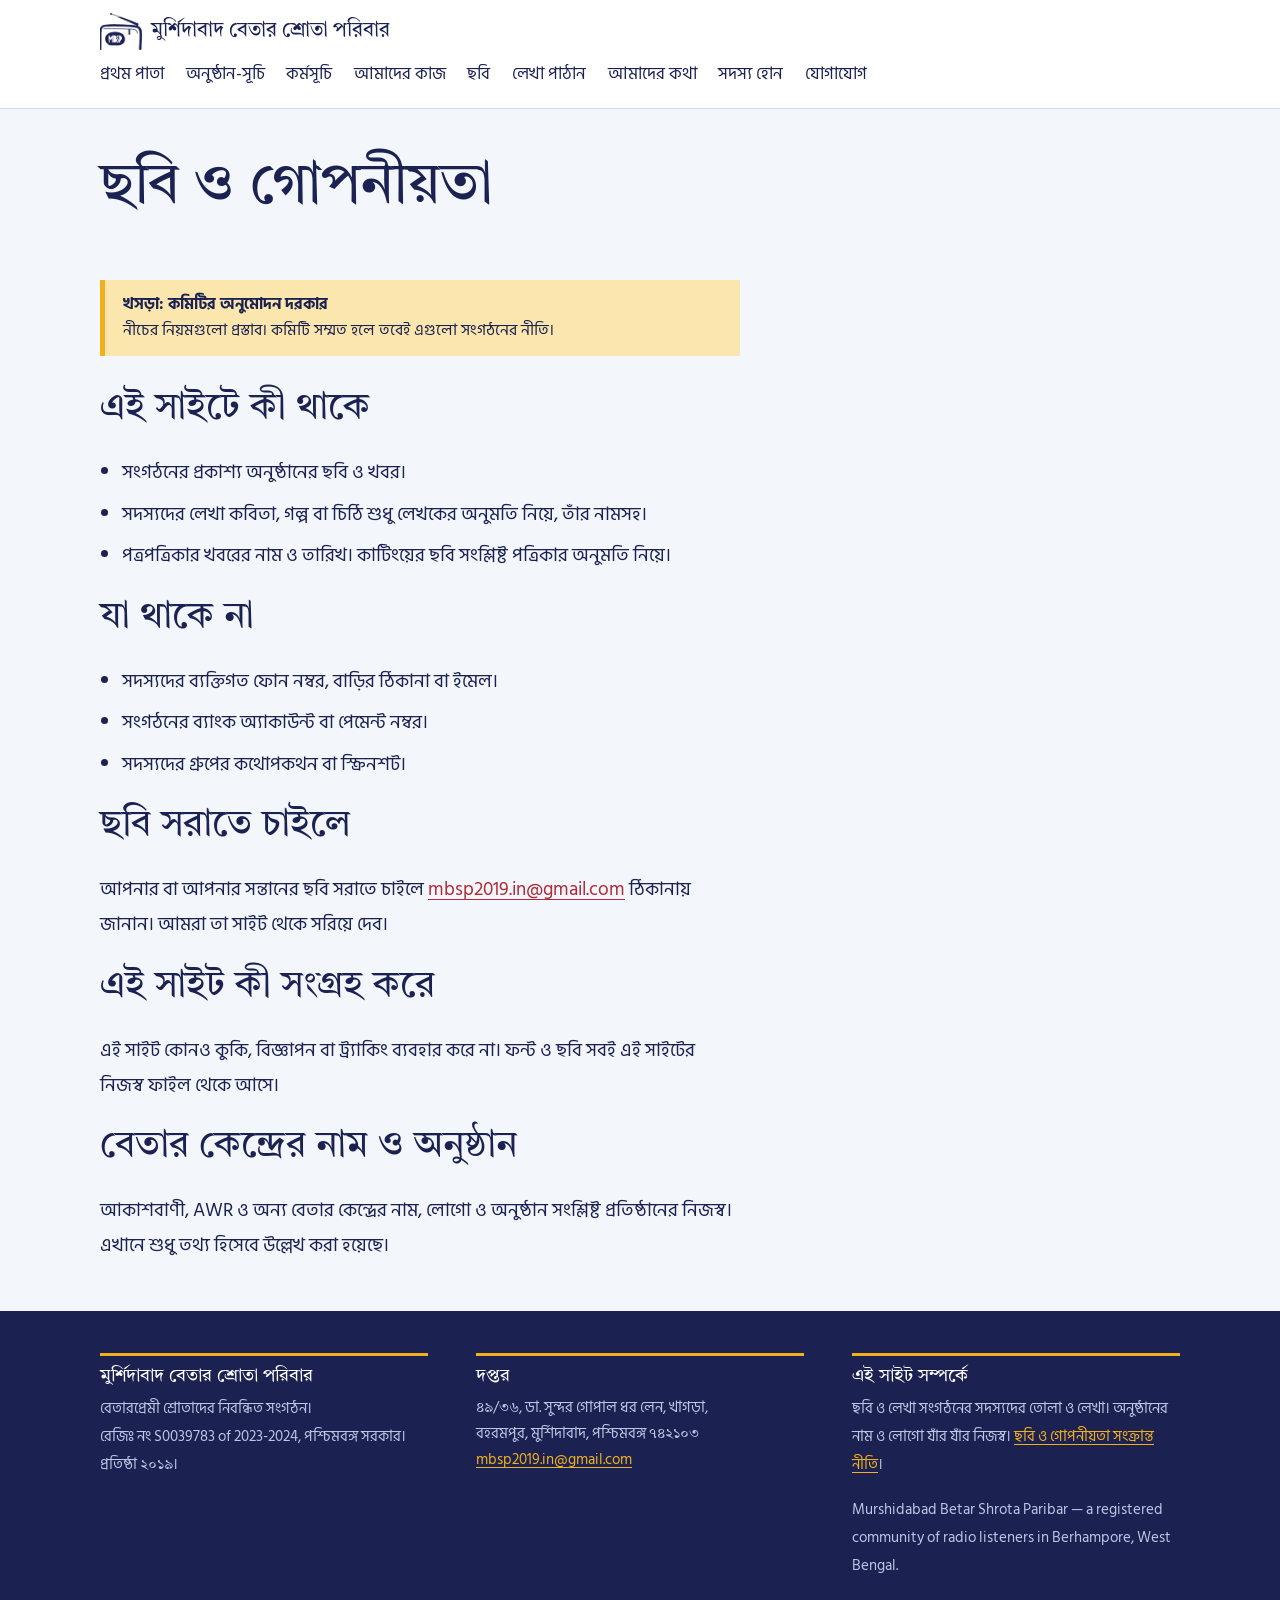
<file: privacy.html>
<!doctype html>
<html lang="bn">
<head>
<meta charset="utf-8">
<meta name="viewport" content="width=device-width, initial-scale=1">
<title>ছবি ও গোপনীয়তা — মুর্শিদাবাদ বেতার শ্রোতা পরিবার</title>
<meta name="description" content="এই সাইটে কী থাকে, কী থাকে না এবং ছবি সরানোর অনুরোধ।">
<meta name="theme-color" content="#F2B01E">
<link rel="icon" type="image/png" href="assets/img/logo.png">
<link rel="stylesheet" href="assets/style.css?v=8">
</head>
<body>
<a class="skip" href="#main">মূল অংশে যান</a>
<header class="site-head">
  <div class="wrap">
    <a class="brand" href="index.html"><img src="assets/img/logo.png" alt="" width="52" height="45">মুর্শিদাবাদ বেতার শ্রোতা পরিবার</a>
    <input type="checkbox" id="navtoggle" class="navtoggle" aria-label="মেনু খুলুন বা বন্ধ করুন">
    <label for="navtoggle" class="menubtn">মেনু</label>
    <nav class="nav" aria-label="প্রধান মেনু"><a href="index.html">প্রথম পাতা</a><a href="programmes.html">অনুষ্ঠান-সূচি</a><a href="events.html">কর্মসূচি</a><a href="work.html">আমাদের কাজ</a><a href="gallery.html">ছবি</a><a href="write.html">লেখা পাঠান</a><a href="about.html">আমাদের কথা</a><a href="join.html">সদস্য হোন</a><a href="contact.html">যোগাযোগ</a></nav>
  </div>
</header>
<main id="main">

<div class="wrap">
  <div class="page-head">
    <h1>ছবি ও গোপনীয়তা</h1>
  </div>
  <p class="todo"><strong>খসড়া: কমিটির অনুমোদন দরকার</strong>নীচের নিয়মগুলো প্রস্তাব। কমিটি সম্মত হলে তবেই এগুলো সংগঠনের নীতি।</p>
  <div class="prose" style="margin-bottom:3rem">
    <h2>এই সাইটে কী থাকে</h2>
    <ul class="plain">
      <li>সংগঠনের প্রকাশ্য অনুষ্ঠানের ছবি ও খবর।</li>
      <li>সদস্যদের লেখা কবিতা, গল্প বা চিঠি শুধু লেখকের অনুমতি নিয়ে, তাঁর নামসহ।</li>
      <li>পত্রপত্রিকার খবরের নাম ও তারিখ। কাটিংয়ের ছবি সংশ্লিষ্ট পত্রিকার অনুমতি নিয়ে।</li>
    </ul>
    <h2>যা থাকে না</h2>
    <ul class="plain">
      <li>সদস্যদের ব্যক্তিগত ফোন নম্বর, বাড়ির ঠিকানা বা ইমেল।</li>
      <li>সংগঠনের ব্যাংক অ্যাকাউন্ট বা পেমেন্ট নম্বর।</li>
      <li>সদস্যদের গ্রুপের কথোপকথন বা স্ক্রিনশট।</li>
    </ul>
    <h2>ছবি সরাতে চাইলে</h2>
    <p>আপনার বা আপনার সন্তানের ছবি সরাতে চাইলে <a href="mailto:mbsp2019.in@gmail.com">mbsp2019.in@gmail.com</a> ঠিকানায় জানান। আমরা তা সাইট থেকে সরিয়ে দেব।</p>
    <h2>এই সাইট কী সংগ্রহ করে</h2>
    <p>এই সাইট কোনও কুকি, বিজ্ঞাপন বা ট্র্যাকিং ব্যবহার করে না। ফন্ট ও ছবি সবই এই সাইটের নিজস্ব ফাইল থেকে আসে।</p>
    <h2>বেতার কেন্দ্রের নাম ও অনুষ্ঠান</h2>
    <p>আকাশবাণী, AWR ও অন্য বেতার কেন্দ্রের নাম, লোগো ও অনুষ্ঠান সংশ্লিষ্ট প্রতিষ্ঠানের নিজস্ব। এখানে শুধু তথ্য হিসেবে উল্লেখ করা হয়েছে।</p>
  </div>
</div>

</main>
<footer class="site-foot">
  <div class="wrap">
    <div class="cols">
      <div>
        <h3>মুর্শিদাবাদ বেতার শ্রোতা পরিবার</h3>
        <p class="small">বেতারপ্রেমী শ্রোতাদের নিবন্ধিত সংগঠন।<br>রেজিঃ নং S0039783 of 2023-2024, পশ্চিমবঙ্গ সরকার।<br>প্রতিষ্ঠা ২০১৯।</p>
      </div>
      <div>
        <h3>দপ্তর</h3>
        <address class="small">৪৯/৩৬, ডা. সুন্দর গোপাল ধর লেন, খাগড়া,<br>বহরমপুর, মুর্শিদাবাদ, পশ্চিমবঙ্গ ৭৪২১০৩</address>
        <p class="small"><a href="mailto:mbsp2019.in@gmail.com">mbsp2019.in@gmail.com</a></p>
      </div>
      <div>
        <h3>এই সাইট সম্পর্কে</h3>
        <p class="small">ছবি ও লেখা সংগঠনের সদস্যদের তোলা ও লেখা। অনুষ্ঠানের নাম ও লোগো যাঁর যাঁর নিজস্ব। <a href="privacy.html">ছবি ও গোপনীয়তা সংক্রান্ত নীতি</a>।</p>
        <p class="small" lang="en">Murshidabad Betar Shrota Paribar — a registered community of radio listeners in Berhampore, West Bengal.</p>
      </div>
    </div>
  </div>
</footer>
</body>
</html>
</file>
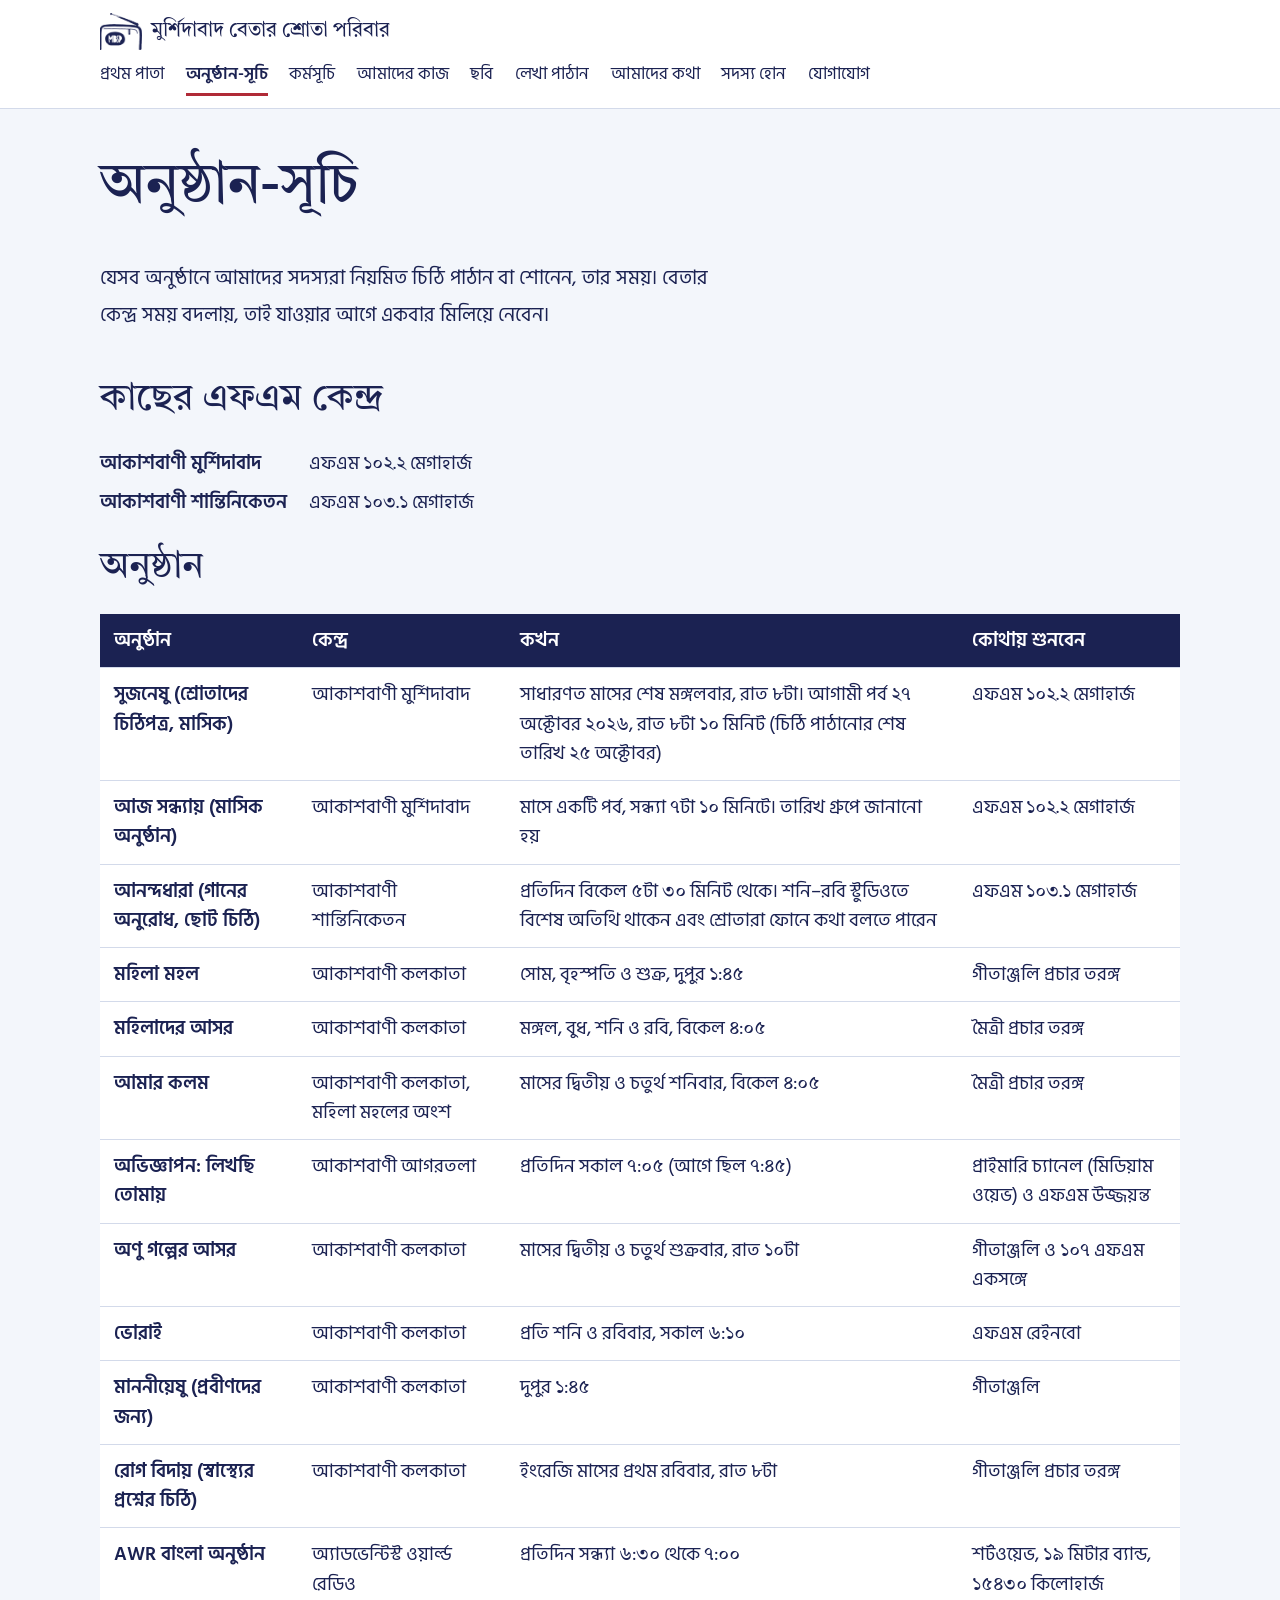
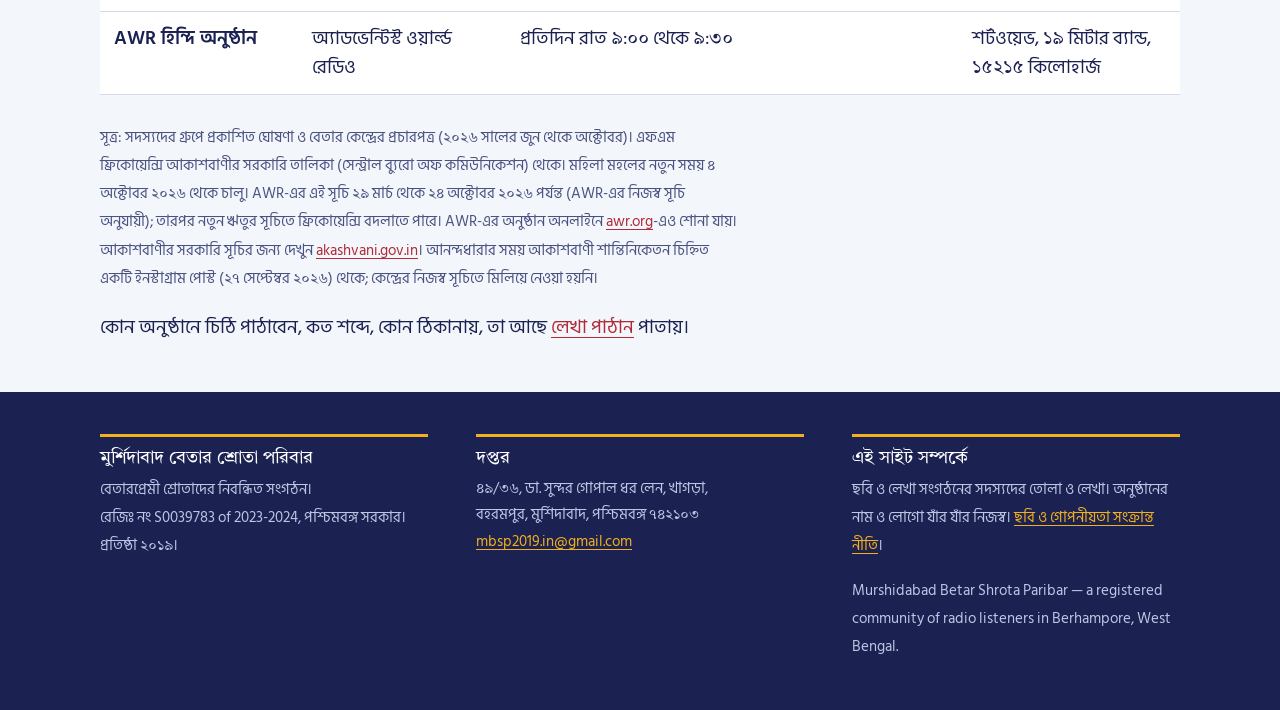
<file: programmes.html>
<!doctype html>
<html lang="bn">
<head>
<meta charset="utf-8">
<meta name="viewport" content="width=device-width, initial-scale=1">
<title>অনুষ্ঠান-সূচি — মুর্শিদাবাদ বেতার শ্রোতা পরিবার</title>
<meta name="description" content="আকাশবাণী কলকাতা, আগরতলা ও AWR-এর বাংলা অনুষ্ঠানের সময় ও কোথায় শুনবেন।">
<meta name="theme-color" content="#F2B01E">
<link rel="icon" type="image/png" href="assets/img/logo.png">
<link rel="stylesheet" href="assets/style.css?v=8">
</head>
<body>
<a class="skip" href="#main">মূল অংশে যান</a>
<header class="site-head">
  <div class="wrap">
    <a class="brand" href="index.html"><img src="assets/img/logo.png" alt="" width="52" height="45">মুর্শিদাবাদ বেতার শ্রোতা পরিবার</a>
    <input type="checkbox" id="navtoggle" class="navtoggle" aria-label="মেনু খুলুন বা বন্ধ করুন">
    <label for="navtoggle" class="menubtn">মেনু</label>
    <nav class="nav" aria-label="প্রধান মেনু"><a href="index.html">প্রথম পাতা</a><a href="programmes.html" aria-current="page">অনুষ্ঠান-সূচি</a><a href="events.html">কর্মসূচি</a><a href="work.html">আমাদের কাজ</a><a href="gallery.html">ছবি</a><a href="write.html">লেখা পাঠান</a><a href="about.html">আমাদের কথা</a><a href="join.html">সদস্য হোন</a><a href="contact.html">যোগাযোগ</a></nav>
  </div>
</header>
<main id="main">

<div class="wrap">
  <div class="page-head">
    <h1>অনুষ্ঠান-সূচি</h1>
    <p>যেসব অনুষ্ঠানে আমাদের সদস্যরা নিয়মিত চিঠি পাঠান বা শোনেন, তার সময়। বেতার কেন্দ্র সময় বদলায়, তাই যাওয়ার আগে একবার মিলিয়ে নেবেন।</p>
  </div>
  <h2>কাছের এফএম কেন্দ্র</h2>
  <dl class="facts">
    <dt>আকাশবাণী মুর্শিদাবাদ</dt><dd>এফএম ১০২.২ মেগাহার্জ</dd>
    <dt>আকাশবাণী শান্তিনিকেতন</dt><dd>এফএম ১০৩.১ মেগাহার্জ</dd>
  </dl>
  <h2>অনুষ্ঠান</h2>
  <div class="tablewrap">
    <table class="sched">
      <thead><tr><th>অনুষ্ঠান</th><th>কেন্দ্র</th><th>কখন</th><th>কোথায় শুনবেন</th></tr></thead>
      <tbody><tr><td data-label="অনুষ্ঠান">সুজনেষু (শ্রোতাদের চিঠিপত্র, মাসিক)</td><td data-label="কেন্দ্র">আকাশবাণী মুর্শিদাবাদ</td><td data-label="কখন">সাধারণত মাসের শেষ মঙ্গলবার, রাত ৮টা। আগামী পর্ব ২৭ অক্টোবর ২০২৬, রাত ৮টা ১০ মিনিট (চিঠি পাঠানোর শেষ তারিখ ২৫ অক্টোবর)</td><td data-label="কোথায় শুনবেন">এফএম ১০২.২ মেগাহার্জ</td></tr><tr><td data-label="অনুষ্ঠান">আজ সন্ধ্যায় (মাসিক অনুষ্ঠান)</td><td data-label="কেন্দ্র">আকাশবাণী মুর্শিদাবাদ</td><td data-label="কখন">মাসে একটি পর্ব, সন্ধ্যা ৭টা ১০ মিনিটে। তারিখ গ্রুপে জানানো হয়</td><td data-label="কোথায় শুনবেন">এফএম ১০২.২ মেগাহার্জ</td></tr><tr><td data-label="অনুষ্ঠান">আনন্দধারা (গানের অনুরোধ, ছোট চিঠি)</td><td data-label="কেন্দ্র">আকাশবাণী শান্তিনিকেতন</td><td data-label="কখন">প্রতিদিন বিকেল ৫টা ৩০ মিনিট থেকে। শনি–রবি স্টুডিওতে বিশেষ অতিথি থাকেন এবং শ্রোতারা ফোনে কথা বলতে পারেন</td><td data-label="কোথায় শুনবেন">এফএম ১০৩.১ মেগাহার্জ</td></tr><tr><td data-label="অনুষ্ঠান">মহিলা মহল</td><td data-label="কেন্দ্র">আকাশবাণী কলকাতা</td><td data-label="কখন">সোম, বৃহস্পতি ও শুক্র, দুপুর ১:৪৫</td><td data-label="কোথায় শুনবেন">গীতাঞ্জলি প্রচার তরঙ্গ</td></tr><tr><td data-label="অনুষ্ঠান">মহিলাদের আসর</td><td data-label="কেন্দ্র">আকাশবাণী কলকাতা</td><td data-label="কখন">মঙ্গল, বুধ, শনি ও রবি, বিকেল ৪:০৫</td><td data-label="কোথায় শুনবেন">মৈত্রী প্রচার তরঙ্গ</td></tr><tr><td data-label="অনুষ্ঠান">আমার কলম</td><td data-label="কেন্দ্র">আকাশবাণী কলকাতা, মহিলা মহলের অংশ</td><td data-label="কখন">মাসের দ্বিতীয় ও চতুর্থ শনিবার, বিকেল ৪:০৫</td><td data-label="কোথায় শুনবেন">মৈত্রী প্রচার তরঙ্গ</td></tr><tr><td data-label="অনুষ্ঠান">অভিজ্ঞাপন: লিখছি তোমায়</td><td data-label="কেন্দ্র">আকাশবাণী আগরতলা</td><td data-label="কখন">প্রতিদিন সকাল ৭:০৫ (আগে ছিল ৭:৪৫)</td><td data-label="কোথায় শুনবেন">প্রাইমারি চ্যানেল (মিডিয়াম ওয়েভ) ও এফএম উজ্জয়ন্ত</td></tr><tr><td data-label="অনুষ্ঠান">অণু গল্পের আসর</td><td data-label="কেন্দ্র">আকাশবাণী কলকাতা</td><td data-label="কখন">মাসের দ্বিতীয় ও চতুর্থ শুক্রবার, রাত ১০টা</td><td data-label="কোথায় শুনবেন">গীতাঞ্জলি ও ১০৭ এফএম একসঙ্গে</td></tr><tr><td data-label="অনুষ্ঠান">ভোরাই</td><td data-label="কেন্দ্র">আকাশবাণী কলকাতা</td><td data-label="কখন">প্রতি শনি ও রবিবার, সকাল ৬:১০</td><td data-label="কোথায় শুনবেন">এফএম রেইনবো</td></tr><tr><td data-label="অনুষ্ঠান">মাননীয়েষু (প্রবীণদের জন্য)</td><td data-label="কেন্দ্র">আকাশবাণী কলকাতা</td><td data-label="কখন">দুপুর ১:৪৫</td><td data-label="কোথায় শুনবেন">গীতাঞ্জলি</td></tr><tr><td data-label="অনুষ্ঠান">রোগ বিদায় (স্বাস্থ্যের প্রশ্নের চিঠি)</td><td data-label="কেন্দ্র">আকাশবাণী কলকাতা</td><td data-label="কখন">ইংরেজি মাসের প্রথম রবিবার, রাত ৮টা</td><td data-label="কোথায় শুনবেন">গীতাঞ্জলি প্রচার তরঙ্গ</td></tr><tr><td data-label="অনুষ্ঠান">AWR বাংলা অনুষ্ঠান</td><td data-label="কেন্দ্র">অ্যাডভেন্টিস্ট ওয়ার্ল্ড রেডিও</td><td data-label="কখন">প্রতিদিন সন্ধ্যা ৬:৩০ থেকে ৭:০০</td><td data-label="কোথায় শুনবেন">শর্টওয়েভ, ১৯ মিটার ব্যান্ড, ১৫৪৩০ কিলোহার্জ</td></tr><tr><td data-label="অনুষ্ঠান">AWR হিন্দি অনুষ্ঠান</td><td data-label="কেন্দ্র">অ্যাডভেন্টিস্ট ওয়ার্ল্ড রেডিও</td><td data-label="কখন">প্রতিদিন রাত ৯:০০ থেকে ৯:৩০</td><td data-label="কোথায় শুনবেন">শর্টওয়েভ, ১৯ মিটার ব্যান্ড, ১৫২১৫ কিলোহার্জ</td></tr></tbody>
    </table>
  </div>
  <div class="prose" style="margin:1.8rem 0 3rem">
    <p class="small muted">সূত্র: সদস্যদের গ্রুপে প্রকাশিত ঘোষণা ও বেতার কেন্দ্রের প্রচারপত্র (২০২৬ সালের জুন থেকে অক্টোবর)। এফএম ফ্রিকোয়েন্সি আকাশবাণীর সরকারি তালিকা (সেন্ট্রাল ব্যুরো অফ কমিউনিকেশন) থেকে। মহিলা মহলের নতুন সময় ৪ অক্টোবর ২০২৬ থেকে চালু। AWR-এর এই সূচি ২৯ মার্চ থেকে ২৪ অক্টোবর ২০২৬ পর্যন্ত (AWR-এর নিজস্ব সূচি অনুযায়ী); তারপর নতুন ঋতুর সূচিতে ফ্রিকোয়েন্সি বদলাতে পারে। AWR-এর অনুষ্ঠান অনলাইনে <a href="https://www.awr.org">awr.org</a>-এও শোনা যায়। আকাশবাণীর সরকারি সূচির জন্য দেখুন <a href="https://akashvani.gov.in">akashvani.gov.in</a>। আনন্দধারার সময় আকাশবাণী শান্তিনিকেতন চিহ্নিত একটি ইনস্টাগ্রাম পোস্ট (২৭ সেপ্টেম্বর ২০২৬) থেকে; কেন্দ্রের নিজস্ব সূচিতে মিলিয়ে নেওয়া হয়নি।</p>
    <p>কোন অনুষ্ঠানে চিঠি পাঠাবেন, কত শব্দে, কোন ঠিকানায়, তা আছে <a href="write.html">লেখা পাঠান</a> পাতায়।</p>
  </div>
</div>

</main>
<footer class="site-foot">
  <div class="wrap">
    <div class="cols">
      <div>
        <h3>মুর্শিদাবাদ বেতার শ্রোতা পরিবার</h3>
        <p class="small">বেতারপ্রেমী শ্রোতাদের নিবন্ধিত সংগঠন।<br>রেজিঃ নং S0039783 of 2023-2024, পশ্চিমবঙ্গ সরকার।<br>প্রতিষ্ঠা ২০১৯।</p>
      </div>
      <div>
        <h3>দপ্তর</h3>
        <address class="small">৪৯/৩৬, ডা. সুন্দর গোপাল ধর লেন, খাগড়া,<br>বহরমপুর, মুর্শিদাবাদ, পশ্চিমবঙ্গ ৭৪২১০৩</address>
        <p class="small"><a href="mailto:mbsp2019.in@gmail.com">mbsp2019.in@gmail.com</a></p>
      </div>
      <div>
        <h3>এই সাইট সম্পর্কে</h3>
        <p class="small">ছবি ও লেখা সংগঠনের সদস্যদের তোলা ও লেখা। অনুষ্ঠানের নাম ও লোগো যাঁর যাঁর নিজস্ব। <a href="privacy.html">ছবি ও গোপনীয়তা সংক্রান্ত নীতি</a>।</p>
        <p class="small" lang="en">Murshidabad Betar Shrota Paribar — a registered community of radio listeners in Berhampore, West Bengal.</p>
      </div>
    </div>
  </div>
</footer>
</body>
</html>
</file>
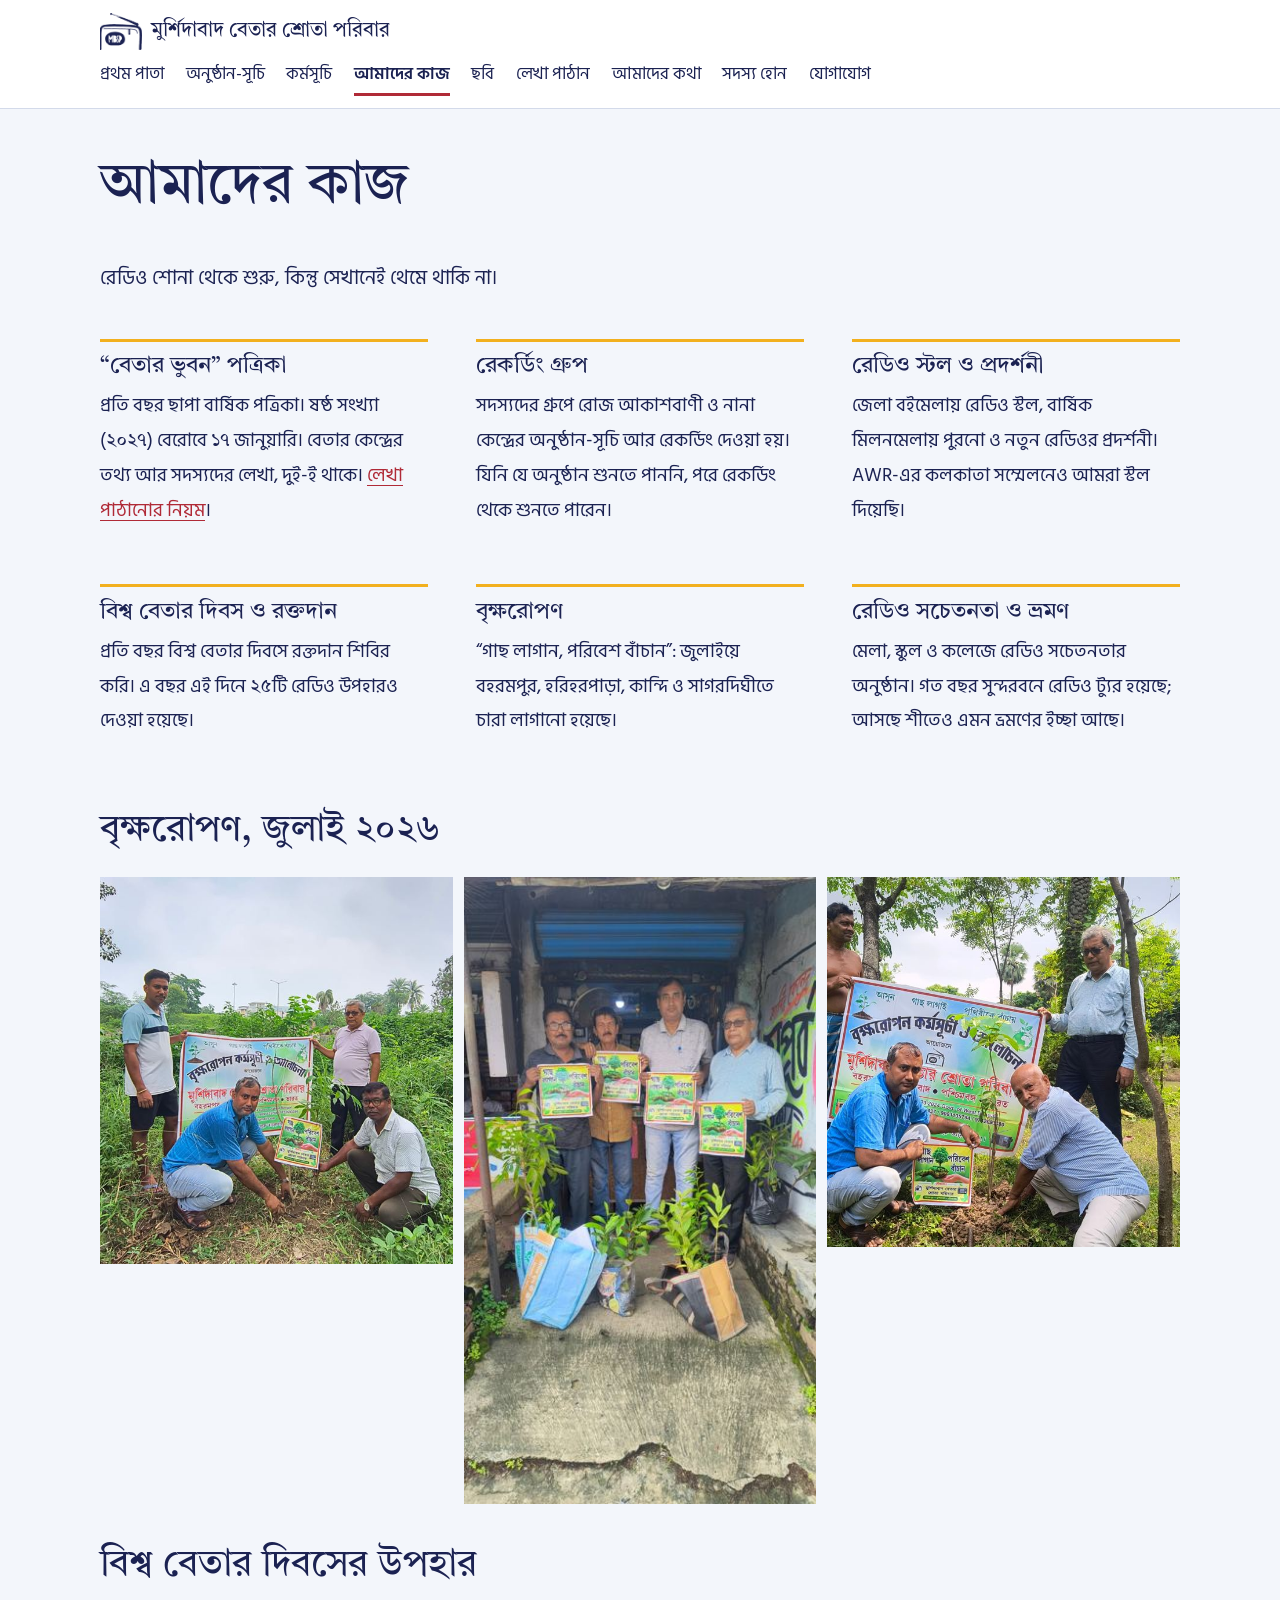
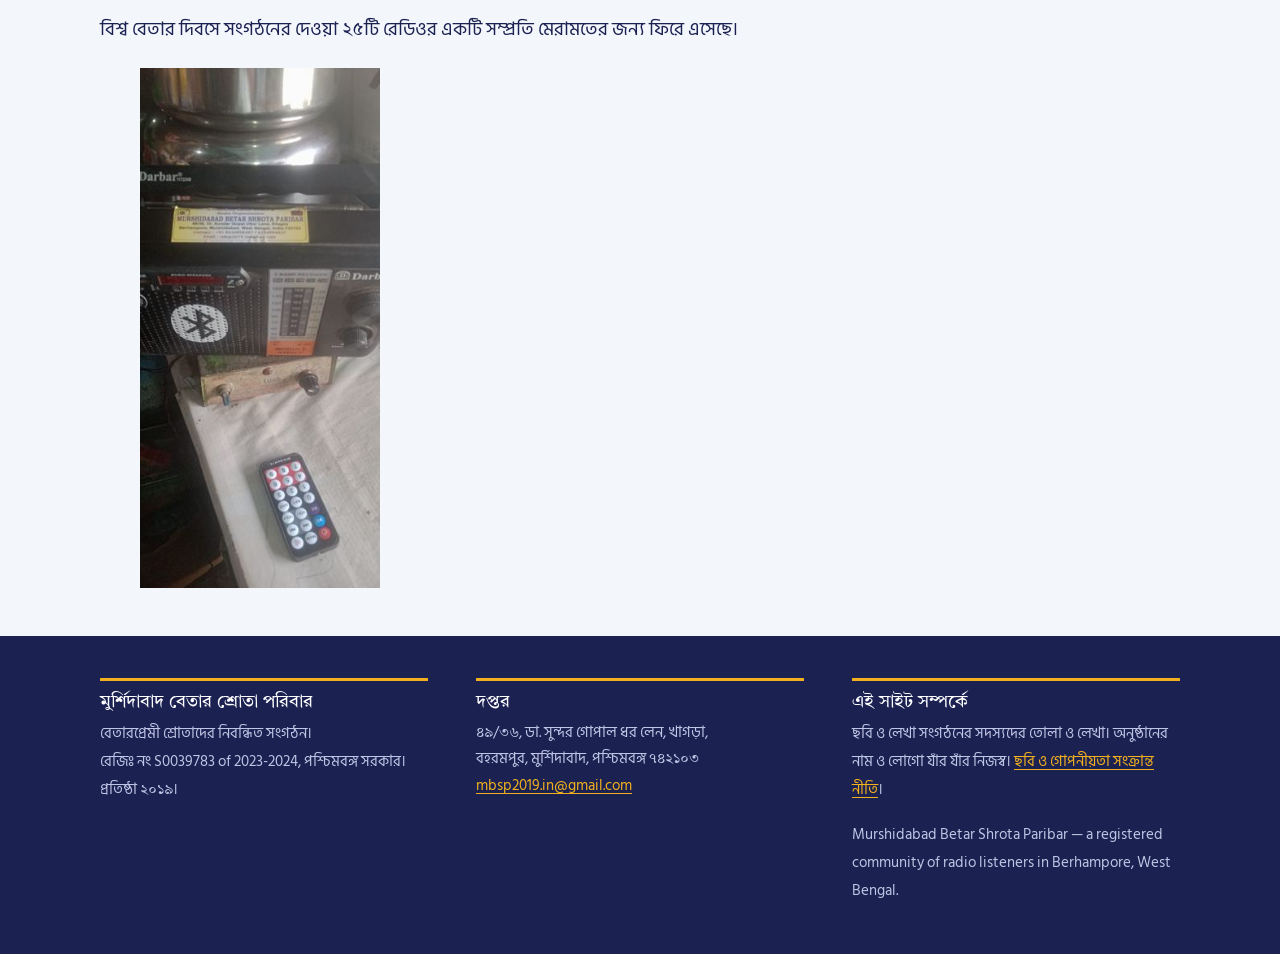
<file: work.html>
<!doctype html>
<html lang="bn">
<head>
<meta charset="utf-8">
<meta name="viewport" content="width=device-width, initial-scale=1">
<title>আমাদের কাজ — মুর্শিদাবাদ বেতার শ্রোতা পরিবার</title>
<meta name="description" content="বেতার ভুবন পত্রিকা, রেকর্ডিং গ্রুপ, রেডিও স্টল, রক্তদান, বৃক্ষরোপণ ও রেডিও সচেতনতা।">
<meta name="theme-color" content="#F2B01E">
<link rel="icon" type="image/png" href="assets/img/logo.png">
<link rel="stylesheet" href="assets/style.css?v=8">
</head>
<body>
<a class="skip" href="#main">মূল অংশে যান</a>
<header class="site-head">
  <div class="wrap">
    <a class="brand" href="index.html"><img src="assets/img/logo.png" alt="" width="52" height="45">মুর্শিদাবাদ বেতার শ্রোতা পরিবার</a>
    <input type="checkbox" id="navtoggle" class="navtoggle" aria-label="মেনু খুলুন বা বন্ধ করুন">
    <label for="navtoggle" class="menubtn">মেনু</label>
    <nav class="nav" aria-label="প্রধান মেনু"><a href="index.html">প্রথম পাতা</a><a href="programmes.html">অনুষ্ঠান-সূচি</a><a href="events.html">কর্মসূচি</a><a href="work.html" aria-current="page">আমাদের কাজ</a><a href="gallery.html">ছবি</a><a href="write.html">লেখা পাঠান</a><a href="about.html">আমাদের কথা</a><a href="join.html">সদস্য হোন</a><a href="contact.html">যোগাযোগ</a></nav>
  </div>
</header>
<main id="main">

<div class="wrap">
  <div class="page-head">
    <h1>আমাদের কাজ</h1>
    <p>রেডিও শোনা থেকে শুরু, কিন্তু সেখানেই থেমে থাকি না।</p>
  </div>
  <div class="cols" style="margin-bottom:3rem">
    <div><h3>“বেতার ভুবন” পত্রিকা</h3>
      <p>প্রতি বছর ছাপা বার্ষিক পত্রিকা। ষষ্ঠ সংখ্যা (২০২৭) বেরোবে ১৭ জানুয়ারি। বেতার কেন্দ্রের তথ্য আর সদস্যদের লেখা, দুই-ই থাকে। <a href="write.html">লেখা পাঠানোর নিয়ম</a>।</p></div>
    <div><h3>রেকর্ডিং গ্রুপ</h3>
      <p>সদস্যদের গ্রুপে রোজ আকাশবাণী ও নানা কেন্দ্রের অনুষ্ঠান-সূচি আর রেকর্ডিং দেওয়া হয়। যিনি যে অনুষ্ঠান শুনতে পাননি, পরে রেকর্ডিং থেকে শুনতে পারেন।</p></div>
    <div><h3>রেডিও স্টল ও প্রদর্শনী</h3>
      <p>জেলা বইমেলায় রেডিও স্টল, বার্ষিক মিলনমেলায় পুরনো ও নতুন রেডিওর প্রদর্শনী। AWR-এর কলকাতা সম্মেলনেও আমরা স্টল দিয়েছি।</p></div>
    <div><h3>বিশ্ব বেতার দিবস ও রক্তদান</h3>
      <p>প্রতি বছর বিশ্ব বেতার দিবসে রক্তদান শিবির করি। এ বছর এই দিনে ২৫টি রেডিও উপহারও দেওয়া হয়েছে।</p></div>
    <div><h3>বৃক্ষরোপণ</h3>
      <p>“গাছ লাগান, পরিবেশ বাঁচান”: জুলাইয়ে বহরমপুর, হরিহরপাড়া, কান্দি ও সাগরদিঘীতে চারা লাগানো হয়েছে।</p></div>
    <div><h3>রেডিও সচেতনতা ও ভ্রমণ</h3>
      <p>মেলা, স্কুল ও কলেজে রেডিও সচেতনতার অনুষ্ঠান। গত বছর সুন্দরবনে রেডিও ট্যুর হয়েছে; আসছে শীতেও এমন ভ্রমণের ইচ্ছা আছে।</p></div>
  </div>

  <h2>বৃক্ষরোপণ, জুলাই ২০২৬</h2>
  <div class="masonry" style="margin-bottom:2.4rem">
    <figure><a href="#lb4" aria-label="সদস্যরা বৃক্ষরোপণ কর্মসূচির ব্যানারের সামনে চারা লাগাচ্ছেন — বড় করে দেখুন"><img src="assets/img/tree-02-s.jpg" alt="সদস্যরা বৃক্ষরোপণ কর্মসূচির ব্যানারের সামনে চারা লাগাচ্ছেন" loading="lazy" width="640" height="427"></a><div class="lb" id="lb4" role="dialog" aria-label="সদস্যরা বৃক্ষরোপণ কর্মসূচির ব্যানারের সামনে চারা লাগাচ্ছেন"><a class="lb-bg" href="#!" aria-label="বন্ধ করুন"></a><img src="assets/img/tree-02.jpg" alt="সদস্যরা বৃক্ষরোপণ কর্মসূচির ব্যানারের সামনে চারা লাগাচ্ছেন" loading="lazy"><a class="lb-x" href="#!">✕ বন্ধ করুন</a></div></figure>
    <figure><a href="#lb5" aria-label="চারা গাছ ও পোস্টার হাতে সদস্যরা — বড় করে দেখুন"><img src="assets/img/tree-05-s.jpg" alt="চারা গাছ ও পোস্টার হাতে সদস্যরা" loading="lazy" width="640" height="427"></a><div class="lb" id="lb5" role="dialog" aria-label="চারা গাছ ও পোস্টার হাতে সদস্যরা"><a class="lb-bg" href="#!" aria-label="বন্ধ করুন"></a><img src="assets/img/tree-05.jpg" alt="চারা গাছ ও পোস্টার হাতে সদস্যরা" loading="lazy"><a class="lb-x" href="#!">✕ বন্ধ করুন</a></div></figure>
    <figure><a href="#lb6" aria-label="বৃক্ষরোপণ কর্মসূচির ব্যানারের পাশে গাছ লাগানো হচ্ছে — বড় করে দেখুন"><img src="assets/img/tree-06-s.jpg" alt="বৃক্ষরোপণ কর্মসূচির ব্যানারের পাশে গাছ লাগানো হচ্ছে" loading="lazy" width="640" height="427"></a><div class="lb" id="lb6" role="dialog" aria-label="বৃক্ষরোপণ কর্মসূচির ব্যানারের পাশে গাছ লাগানো হচ্ছে"><a class="lb-bg" href="#!" aria-label="বন্ধ করুন"></a><img src="assets/img/tree-06.jpg" alt="বৃক্ষরোপণ কর্মসূচির ব্যানারের পাশে গাছ লাগানো হচ্ছে" loading="lazy"><a class="lb-x" href="#!">✕ বন্ধ করুন</a></div></figure>
  </div>
  <h2>বিশ্ব বেতার দিবসের উপহার</h2>
  <div class="prose" style="margin-bottom:3rem">
    <p>বিশ্ব বেতার দিবসে সংগঠনের দেওয়া ২৫টি রেডিওর একটি সম্প্রতি মেরামতের জন্য ফিরে এসেছে।</p>
    <figure style="max-width:20rem;margin:0"><figure><a href="#lb7" aria-label="মেরামতের জন্য আসা একটি রেডিও, পাশে রিমোট — বড় করে দেখুন"><img src="assets/img/misc-01-s.jpg" alt="মেরামতের জন্য আসা একটি রেডিও, পাশে রিমোট" loading="lazy" width="640" height="427"></a><div class="lb" id="lb7" role="dialog" aria-label="মেরামতের জন্য আসা একটি রেডিও, পাশে রিমোট"><a class="lb-bg" href="#!" aria-label="বন্ধ করুন"></a><img src="assets/img/misc-01.jpg" alt="মেরামতের জন্য আসা একটি রেডিও, পাশে রিমোট" loading="lazy"><a class="lb-x" href="#!">✕ বন্ধ করুন</a></div></figure></figure>
  </div>
</div>

</main>
<footer class="site-foot">
  <div class="wrap">
    <div class="cols">
      <div>
        <h3>মুর্শিদাবাদ বেতার শ্রোতা পরিবার</h3>
        <p class="small">বেতারপ্রেমী শ্রোতাদের নিবন্ধিত সংগঠন।<br>রেজিঃ নং S0039783 of 2023-2024, পশ্চিমবঙ্গ সরকার।<br>প্রতিষ্ঠা ২০১৯।</p>
      </div>
      <div>
        <h3>দপ্তর</h3>
        <address class="small">৪৯/৩৬, ডা. সুন্দর গোপাল ধর লেন, খাগড়া,<br>বহরমপুর, মুর্শিদাবাদ, পশ্চিমবঙ্গ ৭৪২১০৩</address>
        <p class="small"><a href="mailto:mbsp2019.in@gmail.com">mbsp2019.in@gmail.com</a></p>
      </div>
      <div>
        <h3>এই সাইট সম্পর্কে</h3>
        <p class="small">ছবি ও লেখা সংগঠনের সদস্যদের তোলা ও লেখা। অনুষ্ঠানের নাম ও লোগো যাঁর যাঁর নিজস্ব। <a href="privacy.html">ছবি ও গোপনীয়তা সংক্রান্ত নীতি</a>।</p>
        <p class="small" lang="en">Murshidabad Betar Shrota Paribar — a registered community of radio listeners in Berhampore, West Bengal.</p>
      </div>
    </div>
  </div>
</footer>
</body>
</html>
</file>
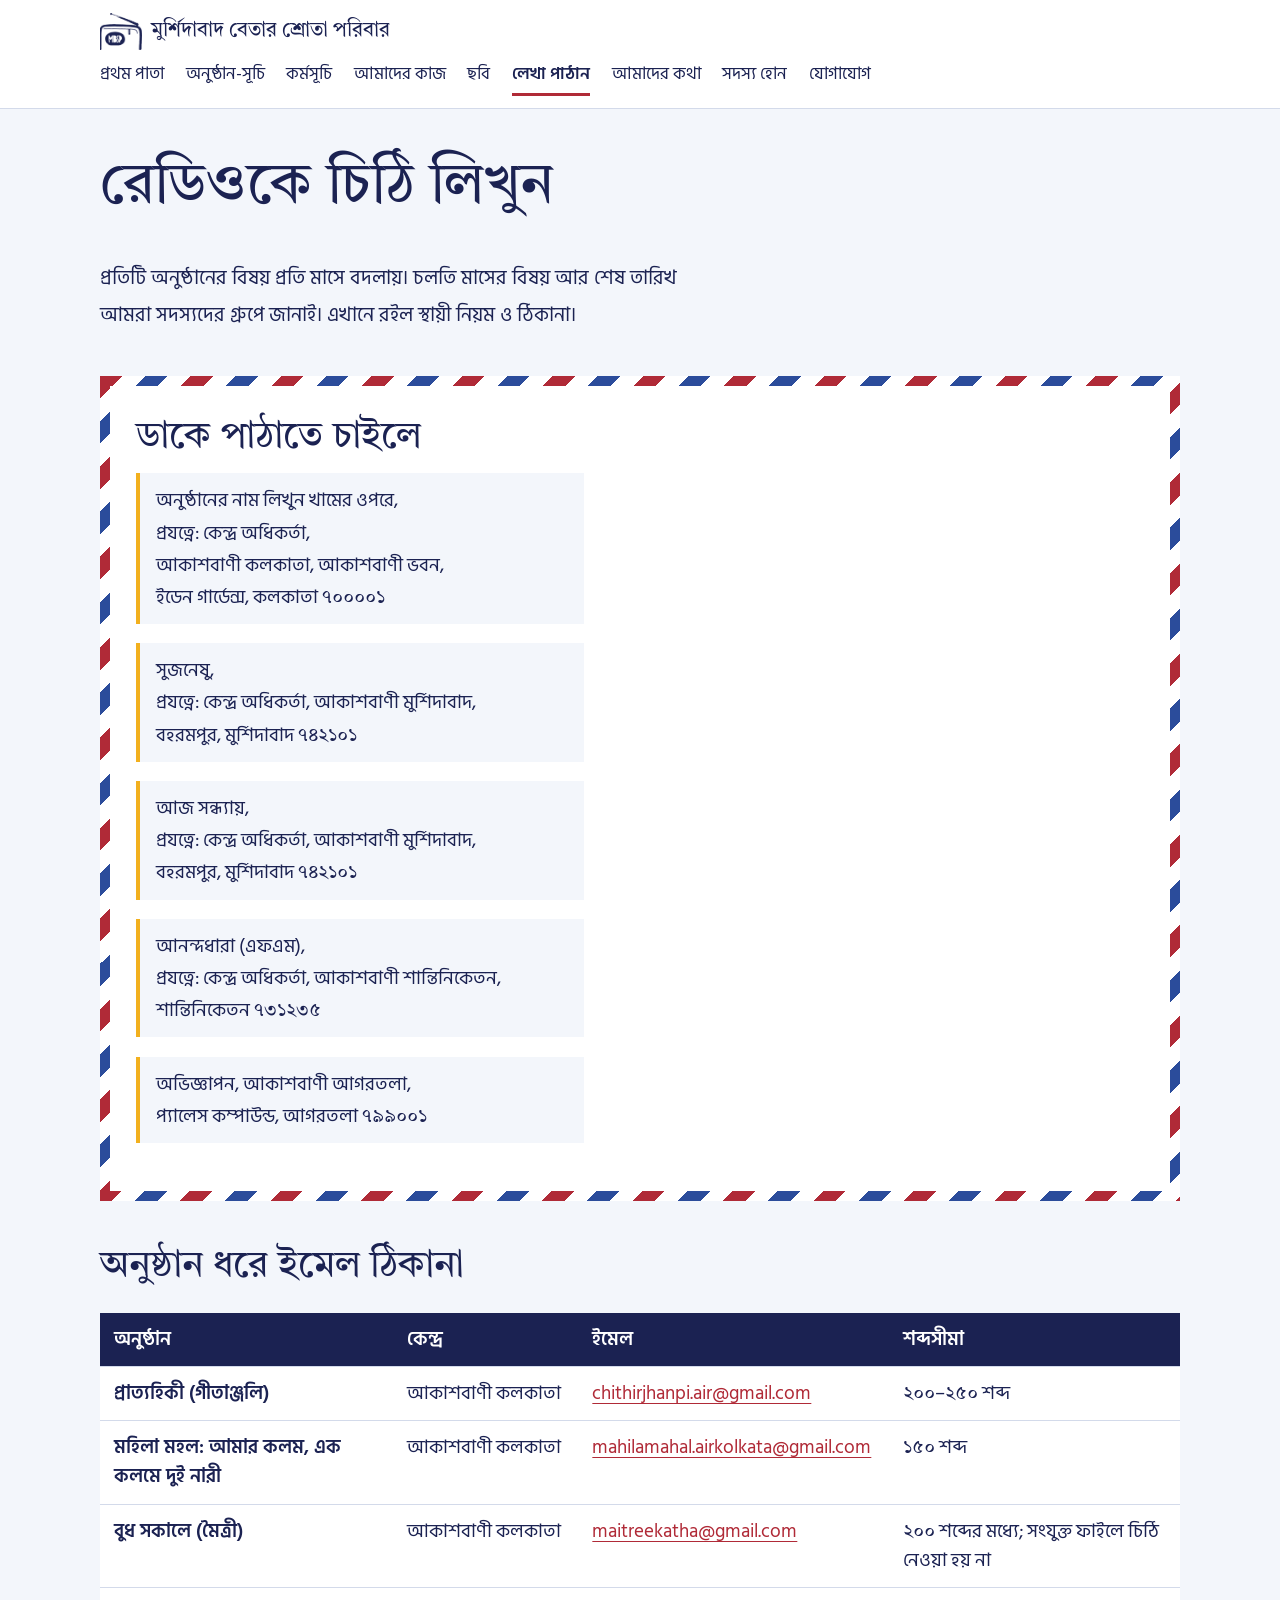
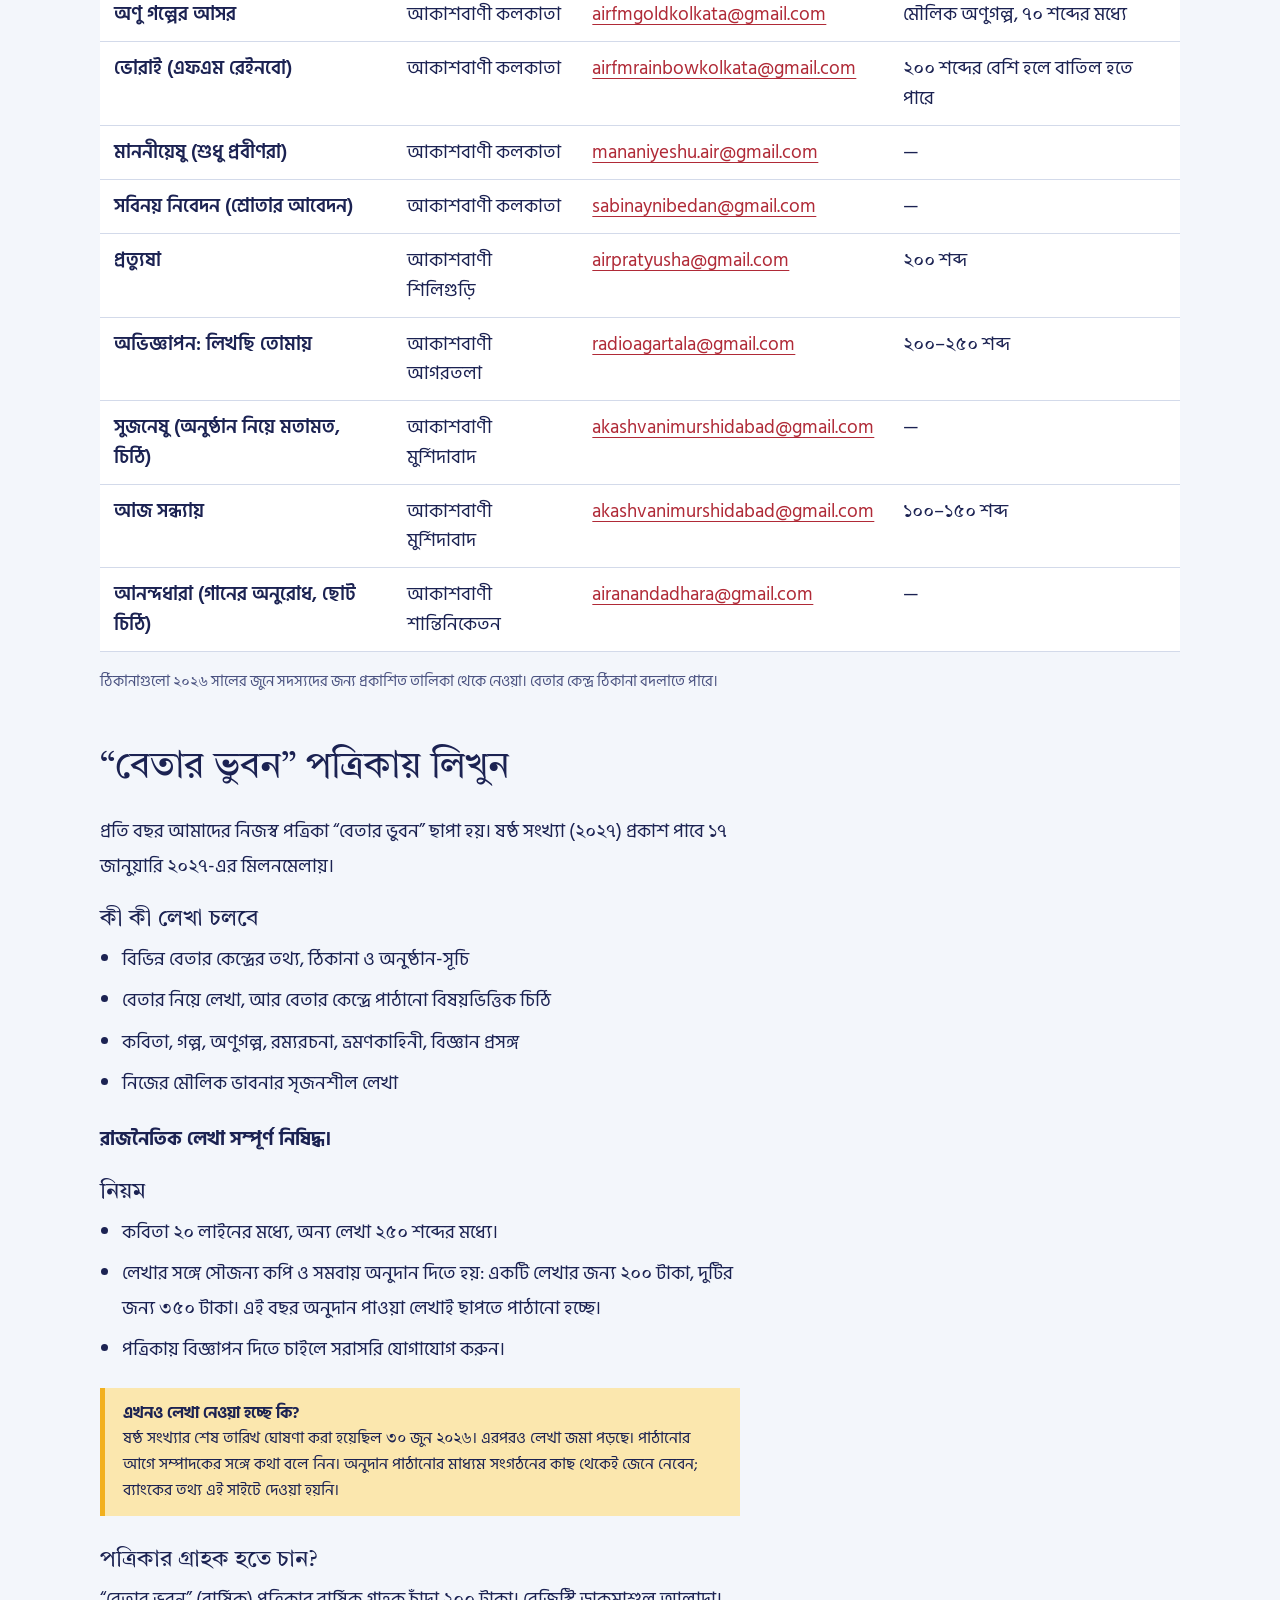
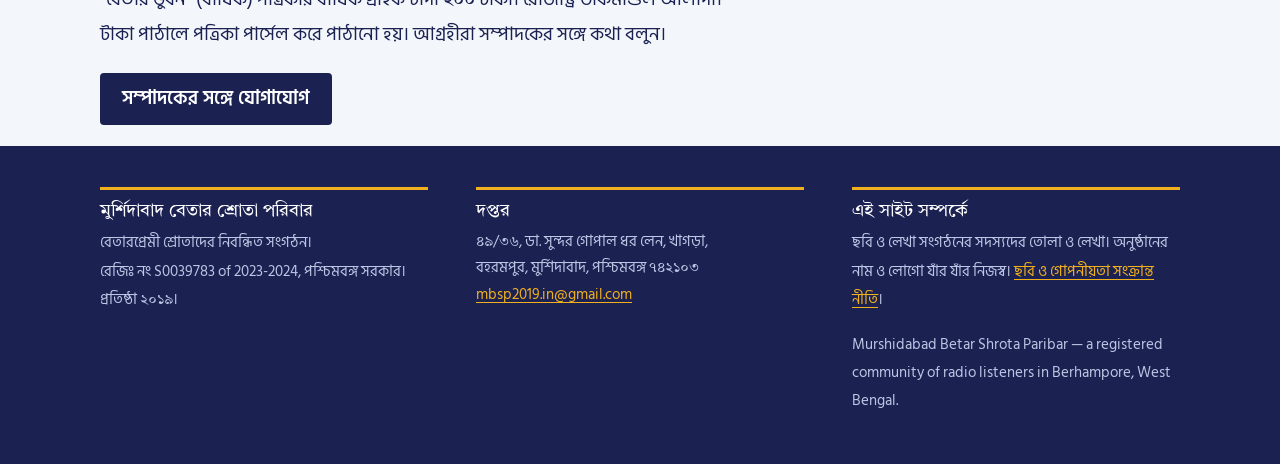
<file: write.html>
<!doctype html>
<html lang="bn">
<head>
<meta charset="utf-8">
<meta name="viewport" content="width=device-width, initial-scale=1">
<title>লেখা পাঠান — মুর্শিদাবাদ বেতার শ্রোতা পরিবার</title>
<meta name="description" content="আকাশবাণীর বিভিন্ন অনুষ্ঠানে চিঠি পাঠানোর ঠিকানা, ইমেল ও নিয়ম এবং “বেতার ভুবন” পত্রিকায় লেখা পাঠানোর নিয়ম।">
<meta name="theme-color" content="#F2B01E">
<link rel="icon" type="image/png" href="assets/img/logo.png">
<link rel="stylesheet" href="assets/style.css?v=8">
</head>
<body>
<a class="skip" href="#main">মূল অংশে যান</a>
<header class="site-head">
  <div class="wrap">
    <a class="brand" href="index.html"><img src="assets/img/logo.png" alt="" width="52" height="45">মুর্শিদাবাদ বেতার শ্রোতা পরিবার</a>
    <input type="checkbox" id="navtoggle" class="navtoggle" aria-label="মেনু খুলুন বা বন্ধ করুন">
    <label for="navtoggle" class="menubtn">মেনু</label>
    <nav class="nav" aria-label="প্রধান মেনু"><a href="index.html">প্রথম পাতা</a><a href="programmes.html">অনুষ্ঠান-সূচি</a><a href="events.html">কর্মসূচি</a><a href="work.html">আমাদের কাজ</a><a href="gallery.html">ছবি</a><a href="write.html" aria-current="page">লেখা পাঠান</a><a href="about.html">আমাদের কথা</a><a href="join.html">সদস্য হোন</a><a href="contact.html">যোগাযোগ</a></nav>
  </div>
</header>
<main id="main">

<div class="wrap">
  <div class="page-head">
    <h1>রেডিওকে চিঠি লিখুন</h1>
    <p>প্রতিটি অনুষ্ঠানের বিষয় প্রতি মাসে বদলায়। চলতি মাসের বিষয় আর শেষ তারিখ আমরা সদস্যদের গ্রুপে জানাই। এখানে রইল স্থায়ী নিয়ম ও ঠিকানা।</p>
  </div>

  <div class="airmail" style="margin-bottom:2.6rem">
    <h2>ডাকে পাঠাতে চাইলে</h2>
    <div class="addr"><address>অনুষ্ঠানের নাম লিখুন খামের ওপরে,<br>প্রযত্নে: কেন্দ্র অধিকর্তা,<br>আকাশবাণী কলকাতা, আকাশবাণী ভবন,<br>ইডেন গার্ডেন্স, কলকাতা ৭০০০০১</address></div>
    <div class="addr"><address>সুজনেষু,<br>প্রযত্নে: কেন্দ্র অধিকর্তা, আকাশবাণী মুর্শিদাবাদ,<br>বহরমপুর, মুর্শিদাবাদ ৭৪২১০১</address></div>
    <div class="addr"><address>আজ সন্ধ্যায়,<br>প্রযত্নে: কেন্দ্র অধিকর্তা, আকাশবাণী মুর্শিদাবাদ,<br>বহরমপুর, মুর্শিদাবাদ ৭৪২১০১</address></div>
    <div class="addr"><address>আনন্দধারা (এফএম),<br>প্রযত্নে: কেন্দ্র অধিকর্তা, আকাশবাণী শান্তিনিকেতন,<br>শান্তিনিকেতন ৭৩১২৩৫</address></div>
    <div class="addr"><address>অভিজ্ঞাপন, আকাশবাণী আগরতলা,<br>প্যালেস কম্পাউন্ড, আগরতলা ৭৯৯০০১</address></div>
  </div>

  <h2>অনুষ্ঠান ধরে ইমেল ঠিকানা</h2>
  <div class="tablewrap">
    <table class="sched">
      <thead><tr><th>অনুষ্ঠান</th><th>কেন্দ্র</th><th>ইমেল</th><th>শব্দসীমা</th></tr></thead>
      <tbody><tr><td data-label="অনুষ্ঠান">প্রাত্যহিকী (গীতাঞ্জলি)</td><td data-label="কেন্দ্র">আকাশবাণী কলকাতা</td><td data-label="ইমেল"><a href="mailto:chithirjhanpi.air@gmail.com">chithirjhanpi.air@gmail.com</a></td><td data-label="শব্দসীমা">২০০–২৫০ শব্দ</td></tr><tr><td data-label="অনুষ্ঠান">মহিলা মহল: আমার কলম, এক কলমে দুই নারী</td><td data-label="কেন্দ্র">আকাশবাণী কলকাতা</td><td data-label="ইমেল"><a href="mailto:mahilamahal.airkolkata@gmail.com">mahilamahal.airkolkata@gmail.com</a></td><td data-label="শব্দসীমা">১৫০ শব্দ</td></tr><tr><td data-label="অনুষ্ঠান">বুধ সকালে (মৈত্রী)</td><td data-label="কেন্দ্র">আকাশবাণী কলকাতা</td><td data-label="ইমেল"><a href="mailto:maitreekatha@gmail.com">maitreekatha@gmail.com</a></td><td data-label="শব্দসীমা">২০০ শব্দের মধ্যে; সংযুক্ত ফাইলে চিঠি নেওয়া হয় না</td></tr><tr><td data-label="অনুষ্ঠান">অণু গল্পের আসর</td><td data-label="কেন্দ্র">আকাশবাণী কলকাতা</td><td data-label="ইমেল"><a href="mailto:airfmgoldkolkata@gmail.com">airfmgoldkolkata@gmail.com</a></td><td data-label="শব্দসীমা">মৌলিক অণুগল্প, ৭০ শব্দের মধ্যে</td></tr><tr><td data-label="অনুষ্ঠান">ভোরাই (এফএম রেইনবো)</td><td data-label="কেন্দ্র">আকাশবাণী কলকাতা</td><td data-label="ইমেল"><a href="mailto:airfmrainbowkolkata@gmail.com">airfmrainbowkolkata@gmail.com</a></td><td data-label="শব্দসীমা">২০০ শব্দের বেশি হলে বাতিল হতে পারে</td></tr><tr><td data-label="অনুষ্ঠান">মাননীয়েষু (শুধু প্রবীণরা)</td><td data-label="কেন্দ্র">আকাশবাণী কলকাতা</td><td data-label="ইমেল"><a href="mailto:mananiyeshu.air@gmail.com">mananiyeshu.air@gmail.com</a></td><td data-label="শব্দসীমা">—</td></tr><tr><td data-label="অনুষ্ঠান">সবিনয় নিবেদন (শ্রোতার আবেদন)</td><td data-label="কেন্দ্র">আকাশবাণী কলকাতা</td><td data-label="ইমেল"><a href="mailto:sabinaynibedan@gmail.com">sabinaynibedan@gmail.com</a></td><td data-label="শব্দসীমা">—</td></tr><tr><td data-label="অনুষ্ঠান">প্রত্যুষা</td><td data-label="কেন্দ্র">আকাশবাণী শিলিগুড়ি</td><td data-label="ইমেল"><a href="mailto:airpratyusha@gmail.com">airpratyusha@gmail.com</a></td><td data-label="শব্দসীমা">২০০ শব্দ</td></tr><tr><td data-label="অনুষ্ঠান">অভিজ্ঞাপন: লিখছি তোমায়</td><td data-label="কেন্দ্র">আকাশবাণী আগরতলা</td><td data-label="ইমেল"><a href="mailto:radioagartala@gmail.com">radioagartala@gmail.com</a></td><td data-label="শব্দসীমা">২০০–২৫০ শব্দ</td></tr><tr><td data-label="অনুষ্ঠান">সুজনেষু (অনুষ্ঠান নিয়ে মতামত, চিঠি)</td><td data-label="কেন্দ্র">আকাশবাণী মুর্শিদাবাদ</td><td data-label="ইমেল"><a href="mailto:akashvanimurshidabad@gmail.com">akashvanimurshidabad@gmail.com</a></td><td data-label="শব্দসীমা">—</td></tr><tr><td data-label="অনুষ্ঠান">আজ সন্ধ্যায়</td><td data-label="কেন্দ্র">আকাশবাণী মুর্শিদাবাদ</td><td data-label="ইমেল"><a href="mailto:akashvanimurshidabad@gmail.com">akashvanimurshidabad@gmail.com</a></td><td data-label="শব্দসীমা">১০০–১৫০ শব্দ</td></tr><tr><td data-label="অনুষ্ঠান">আনন্দধারা (গানের অনুরোধ, ছোট চিঠি)</td><td data-label="কেন্দ্র">আকাশবাণী শান্তিনিকেতন</td><td data-label="ইমেল"><a href="mailto:airanandadhara@gmail.com">airanandadhara@gmail.com</a></td><td data-label="শব্দসীমা">—</td></tr></tbody>
    </table>
  </div>
  <p class="small muted prose" style="margin:1rem 0 3rem">ঠিকানাগুলো ২০২৬ সালের জুনে সদস্যদের জন্য প্রকাশিত তালিকা থেকে নেওয়া। বেতার কেন্দ্র ঠিকানা বদলাতে পারে।</p>

  <h2>“বেতার ভুবন” পত্রিকায় লিখুন</h2>
  <div class="prose">
    <p>প্রতি বছর আমাদের নিজস্ব পত্রিকা “বেতার ভুবন” ছাপা হয়। ষষ্ঠ সংখ্যা (২০২৭) প্রকাশ পাবে ১৭ জানুয়ারি ২০২৭-এর মিলনমেলায়।</p>
    <h3>কী কী লেখা চলবে</h3>
    <ul class="plain">
      <li>বিভিন্ন বেতার কেন্দ্রের তথ্য, ঠিকানা ও অনুষ্ঠান-সূচি</li>
      <li>বেতার নিয়ে লেখা, আর বেতার কেন্দ্রে পাঠানো বিষয়ভিত্তিক চিঠি</li>
      <li>কবিতা, গল্প, অণুগল্প, রম্যরচনা, ভ্রমণকাহিনী, বিজ্ঞান প্রসঙ্গ</li>
      <li>নিজের মৌলিক ভাবনার সৃজনশীল লেখা</li>
    </ul>
    <p><strong>রাজনৈতিক লেখা সম্পূর্ণ নিষিদ্ধ।</strong></p>
    <h3>নিয়ম</h3>
    <ul class="plain">
      <li>কবিতা ২০ লাইনের মধ্যে, অন্য লেখা ২৫০ শব্দের মধ্যে।</li>
      <li>লেখার সঙ্গে সৌজন্য কপি ও সমবায় অনুদান দিতে হয়: একটি লেখার জন্য ২০০ টাকা, দুটির জন্য ৩৫০ টাকা। এই বছর অনুদান পাওয়া লেখাই ছাপতে পাঠানো হচ্ছে।</li>
      <li>পত্রিকায় বিজ্ঞাপন দিতে চাইলে সরাসরি যোগাযোগ করুন।</li>
    </ul>
    <p class="todo"><strong>এখনও লেখা নেওয়া হচ্ছে কি?</strong>ষষ্ঠ সংখ্যার শেষ তারিখ ঘোষণা করা হয়েছিল ৩০ জুন ২০২৬। এরপরও লেখা জমা পড়ছে। পাঠানোর আগে সম্পাদকের সঙ্গে কথা বলে নিন। অনুদান পাঠানোর মাধ্যম সংগঠনের কাছ থেকেই জেনে নেবেন; ব্যাংকের তথ্য এই সাইটে দেওয়া হয়নি।</p>
    <h3>পত্রিকার গ্রাহক হতে চান?</h3>
    <p>“বেতার ভুবন” (বার্ষিক) পত্রিকার বার্ষিক গ্রাহক চাঁদা ২০০ টাকা। রেজিস্ট্রি ডাকমাশুল আলাদা। টাকা পাঠালে পত্রিকা পার্সেল করে পাঠানো হয়। আগ্রহীরা সম্পাদকের সঙ্গে কথা বলুন।</p>
    <p><a class="btn" href="contact.html">সম্পাদকের সঙ্গে যোগাযোগ</a></p>
  </div>
</div>

</main>
<footer class="site-foot">
  <div class="wrap">
    <div class="cols">
      <div>
        <h3>মুর্শিদাবাদ বেতার শ্রোতা পরিবার</h3>
        <p class="small">বেতারপ্রেমী শ্রোতাদের নিবন্ধিত সংগঠন।<br>রেজিঃ নং S0039783 of 2023-2024, পশ্চিমবঙ্গ সরকার।<br>প্রতিষ্ঠা ২০১৯।</p>
      </div>
      <div>
        <h3>দপ্তর</h3>
        <address class="small">৪৯/৩৬, ডা. সুন্দর গোপাল ধর লেন, খাগড়া,<br>বহরমপুর, মুর্শিদাবাদ, পশ্চিমবঙ্গ ৭৪২১০৩</address>
        <p class="small"><a href="mailto:mbsp2019.in@gmail.com">mbsp2019.in@gmail.com</a></p>
      </div>
      <div>
        <h3>এই সাইট সম্পর্কে</h3>
        <p class="small">ছবি ও লেখা সংগঠনের সদস্যদের তোলা ও লেখা। অনুষ্ঠানের নাম ও লোগো যাঁর যাঁর নিজস্ব। <a href="privacy.html">ছবি ও গোপনীয়তা সংক্রান্ত নীতি</a>।</p>
        <p class="small" lang="en">Murshidabad Betar Shrota Paribar — a registered community of radio listeners in Berhampore, West Bengal.</p>
      </div>
    </div>
  </div>
</footer>
</body>
</html>
</file>
<file: assets/style.css>
/* মুর্শিদাবাদ বেতার শ্রোতা পরিবার — site styles
   Palette comes from the group's own world: the mustard kurta members wear at events,
   the indigo ink of its posters, post-box red, and airmail-letter blue. */

@font-face{font-family:"Hind Siliguri";font-weight:400;font-style:normal;font-display:swap;
  src:url(fonts/hind-siliguri-bengali-400-normal.woff2) format("woff2");
  unicode-range:U+0964-0965,U+0980-09FF,U+200C-200D,U+20B9,U+25CC}
@font-face{font-family:"Hind Siliguri";font-weight:400;font-style:normal;font-display:swap;
  src:url(fonts/hind-siliguri-latin-400-normal.woff2) format("woff2");
  unicode-range:U+0000-00FF,U+0131,U+0152-0153,U+02BB-02BC,U+02C6,U+02DA,U+02DC,U+2000-206F,U+2074,U+20AC,U+2122,U+2191,U+2193,U+2212,U+2215,U+FEFF,U+FFFD}
@font-face{font-family:"Hind Siliguri";font-weight:600;font-style:normal;font-display:swap;
  src:url(fonts/hind-siliguri-bengali-600-normal.woff2) format("woff2");
  unicode-range:U+0964-0965,U+0980-09FF,U+200C-200D,U+20B9,U+25CC}
@font-face{font-family:"Hind Siliguri";font-weight:600;font-style:normal;font-display:swap;
  src:url(fonts/hind-siliguri-latin-600-normal.woff2) format("woff2");
  unicode-range:U+0000-00FF,U+0131,U+0152-0153,U+02BB-02BC,U+02C6,U+02DA,U+02DC,U+2000-206F,U+2074,U+20AC,U+2122,U+2191,U+2193,U+2212,U+2215,U+FEFF,U+FFFD}
@font-face{font-family:"Hind Siliguri";font-weight:700;font-style:normal;font-display:swap;
  src:url(fonts/hind-siliguri-bengali-700-normal.woff2) format("woff2");
  unicode-range:U+0964-0965,U+0980-09FF,U+200C-200D,U+20B9,U+25CC}
@font-face{font-family:"Hind Siliguri";font-weight:700;font-style:normal;font-display:swap;
  src:url(fonts/hind-siliguri-latin-700-normal.woff2) format("woff2");
  unicode-range:U+0000-00FF,U+0131,U+0152-0153,U+02BB-02BC,U+02C6,U+02DA,U+02DC,U+2000-206F,U+2074,U+20AC,U+2122,U+2191,U+2193,U+2212,U+2215,U+FEFF,U+FFFD}
@font-face{font-family:"Bn Digits";font-weight:400;font-style:normal;font-display:swap;
  src:url(fonts/tiro-bangla-bengali-400-normal.woff2) format("woff2");
  unicode-range:U+09E6-09EF}
@font-face{font-family:"Tiro Bangla";font-weight:400;font-style:normal;font-display:swap;
  src:url(fonts/tiro-bangla-bengali-400-normal.woff2) format("woff2");
  unicode-range:U+0964-0965,U+0980-09FF,U+200C-200D,U+20B9,U+25CC}
@font-face{font-family:"Tiro Bangla";font-weight:400;font-style:normal;font-display:swap;
  src:url(fonts/tiro-bangla-latin-400-normal.woff2) format("woff2");
  unicode-range:U+0000-00FF,U+0131,U+0152-0153,U+02BB-02BC,U+02C6,U+02DA,U+02DC,U+2000-206F,U+2074,U+20AC,U+2122,U+2191,U+2193,U+2212,U+2215,U+FEFF,U+FFFD}
@font-face{font-family:"Tiro Bangla";font-weight:400;font-style:italic;font-display:swap;
  src:url(fonts/tiro-bangla-bengali-400-italic.woff2) format("woff2");
  unicode-range:U+0964-0965,U+0980-09FF,U+200C-200D,U+20B9,U+25CC}

:root{
  --kurta:#F2B01E;      /* mustard-yellow kurta */
  --kurta-soft:#FBE7AE;
  --ink:#1B2252;        /* poster indigo */
  --ink-soft:#4A5280;
  --post:#B02A37;       /* post-box red */
  --air:#2B4C9B;        /* airmail blue */
  --paper:#F3F6FB;
  --sheet:#FFFFFF;
  --line:#D3DAEA;
  --display:"Bn Digits","Tiro Bangla","Noto Serif Bengali","Kohinoor Bangla","Nirmala UI",serif;
  --body:"Bn Digits","Hind Siliguri","Noto Sans Bengali","Kohinoor Bangla","Nirmala UI",system-ui,sans-serif;
}
*{box-sizing:border-box}
html{font-size:100%;-webkit-text-size-adjust:100%}
body{margin:0;background:var(--paper);color:var(--ink);font-family:var(--body);font-size:1.18rem;line-height:1.85}
img{max-width:100%;height:auto;display:block}
a{color:var(--post);text-underline-offset:.2em}
a:hover{color:var(--ink)}
:focus-visible{outline:3px solid var(--post);outline-offset:3px;border-radius:2px}
.skip{position:absolute;left:-999px;top:0;background:var(--ink);color:#fff;padding:.6rem 1rem;z-index:20}
.skip:focus{left:0}
.wrap{max-width:70rem;margin:0 auto;padding:0 1.25rem}
.prose{max-width:40rem}
h1,h2,h3{font-family:var(--display);font-weight:400;line-height:1.3;margin:0 0 .6em}
h1{font-size:clamp(2.2rem,6vw,3.6rem)}
h2{font-size:clamp(1.7rem,4vw,2.3rem);margin-top:0}
h3{font-size:1.45rem;margin-bottom:.3em}
p{margin:0 0 1.1em}
.muted{color:var(--ink-soft)}
.small{font-size:.95rem}

/* ---------- header ---------- */
.site-head{background:var(--sheet);border-bottom:1px solid var(--line)}
.site-head .wrap{display:flex;flex-wrap:wrap;align-items:center;justify-content:space-between;gap:.25rem 1.5rem;padding-top:.8rem;padding-bottom:.8rem}
.brand{display:inline-flex;align-items:center;gap:.55rem;font-family:var(--display);font-size:1.25rem;color:var(--ink);text-decoration:none;line-height:1.3}
.brand img{height:2.3rem;width:auto;flex:none}
@media (max-width:46rem){.brand{font-size:1.1rem;gap:.5rem}.brand img{height:2rem}}
.brand:hover{color:var(--post)}
.navtoggle{position:absolute;opacity:0;pointer-events:none}
.menubtn{display:none;cursor:pointer;border:2px solid var(--ink);border-radius:6px;padding:.15rem .9rem;font-weight:600}
.navtoggle:focus-visible + .menubtn{outline:3px solid var(--post);outline-offset:3px}
.nav{display:flex;flex-wrap:wrap;gap:.1rem 1.35rem}
.nav a{color:var(--ink);text-decoration:none;padding:.25rem 0;border-bottom:3px solid transparent;font-size:1.05rem}
.nav a:hover{border-bottom-color:var(--kurta)}
.nav a[aria-current="page"]{border-bottom-color:var(--post);font-weight:600}
@media (max-width:62rem){
  .menubtn{display:inline-block}
  .nav{display:none;width:100%;flex-direction:column;gap:0;padding:.5rem 0 .25rem}
  .nav a{padding:.55rem 0;border-bottom:1px solid var(--line)}
  .navtoggle:checked ~ .nav{display:flex}
}

/* ---------- hero with shortwave dial ---------- */
.hero{background:var(--kurta);color:var(--ink);padding:3.2rem 0 2.4rem}
.hero h1{margin-bottom:.25em;max-width:14em}
.hero .tag{font-family:var(--display);font-style:italic;font-size:clamp(1.3rem,3vw,1.8rem);margin:0 0 2rem}
.hero .lead{max-width:34rem;margin-bottom:2.2rem}
.dial{width:100%;height:auto;display:block;margin:0 0 .5rem}
.dial .tick{stroke:var(--ink);stroke-width:2}
.dial .base{stroke:var(--ink);stroke-width:3}
.dial text{fill:var(--ink);font-family:var(--body);font-size:34px;text-anchor:middle}
.needle{animation:sweep 2.2s cubic-bezier(.15,.8,.2,1) both}
@keyframes sweep{from{transform:translateX(-610px)}to{transform:translateX(0)}}
.dial-key{list-style:none;margin:.4rem 0 1.4rem;padding:0;display:grid;gap:.15rem}
.dial-key li{display:flex;gap:.7rem;align-items:baseline}
.dial-key i{flex:none;width:.85rem;height:.85rem;border-radius:50%;background:var(--post);transform:translateY(.1rem)}
.dial-key li:nth-child(2) i{background:transparent;border:3px solid var(--ink)}
.btn{display:inline-block;background:var(--ink);color:#fff;text-decoration:none;padding:.55rem 1.4rem;border-radius:4px;font-weight:600}
.btn:hover{background:var(--post);color:#fff}
.btn.alt{background:transparent;color:var(--ink);border:2px solid var(--ink)}
.btn.alt:hover{background:var(--ink);color:#fff}
@media (prefers-reduced-motion:reduce){.needle{animation:none}}

/* ---------- sections ---------- */
.band{padding:3.2rem 0}
.band.white{background:var(--sheet);border-top:1px solid var(--line);border-bottom:1px solid var(--line)}
.page-head{padding:2.6rem 0 1.2rem}
.page-head p{max-width:38rem;font-size:1.25rem}
.cols{display:grid;gap:2.2rem 3rem;grid-template-columns:repeat(auto-fit,minmax(15.5rem,1fr))}
.cols h3{border-top:3px solid var(--kurta);padding-top:.6rem}

/* dated sequence (a real timeline, so dates lead) */
.timeline{list-style:none;margin:0;padding:0;max-width:46rem}
.timeline li{display:grid;grid-template-columns:11.5rem 1fr;gap:.2rem 1.6rem;padding:1rem 0;border-top:1px solid var(--line)}
.timeline li:last-child{border-bottom:1px solid var(--line)}
.timeline time{font-weight:600;line-height:1.5}
.timeline h3{font-size:1.3rem;margin:0 0 .2em}
.timeline p{margin:0}
@media (max-width:40rem){.timeline li{grid-template-columns:1fr}}

/* schedule table */
.tablewrap{overflow-x:auto}
table.sched{border-collapse:collapse;width:100%;min-width:0;background:var(--sheet)}
.sched th,.sched td{text-align:left;padding:.75rem .9rem;border-bottom:1px solid var(--line);vertical-align:top;line-height:1.55}
.sched thead th{background:var(--ink);color:#fff;font-weight:600}
.sched td:first-child{font-weight:600}
@media (max-width:46rem){
  .sched thead{position:absolute;left:-999px}
  .sched,.sched tbody,.sched tr,.sched td{display:block;width:100%}
  .sched tr{border-bottom:3px solid var(--kurta);padding:.5rem 0}
  .sched td{border:0;padding:.15rem .9rem}
  .sched td[data-label]::before{content:attr(data-label) ": ";color:var(--ink-soft);font-weight:400}
}

/* airmail border — used for the "write a letter" calls only */
.airmail{border:10px solid transparent;border-image:repeating-linear-gradient(135deg,var(--post) 0 16px,#fff 16px 32px,var(--air) 32px 48px,#fff 48px 64px) 10;background:var(--sheet);padding:1.8rem 1.6rem}
.airmail h2{margin-bottom:.3em}
.airmail p:last-child{margin-bottom:0}
address{font-style:normal;line-height:1.7}
.addr{background:var(--paper);border-left:4px solid var(--kurta);padding:.7rem 1rem;margin:0 0 1.2rem;max-width:28rem}

/* photos */
.collage{display:grid;gap:.6rem;grid-template-columns:2fr 1fr;grid-template-rows:1fr 1fr}
.collage figure:first-child{grid-row:1 / span 2}
.collage img{width:100%;height:100%;object-fit:cover}
.collage figure{margin:0;min-height:10rem}
@media (max-width:40rem){.collage{grid-template-columns:1fr;grid-template-rows:auto}.collage figure:first-child{grid-row:auto}}
.masonry{column-width:17rem;column-gap:.7rem}
.masonry figure{margin:0 0 .7rem;break-inside:avoid;background:var(--sheet)}
.masonry a{display:block}
.masonry img{width:100%;background:var(--line)}
figcaption{font-size:.95rem;color:var(--ink-soft);line-height:1.5;padding:.4rem .1rem}
.masonry figcaption{padding:.4rem .6rem .6rem}

/* notices */
.todo{background:var(--kurta-soft);border-left:5px solid var(--kurta);padding:.8rem 1.1rem;margin:0 0 1.8rem;max-width:40rem;font-size:1rem;line-height:1.6}
.todo strong{display:block}
ul.plain,ol.plain{padding-left:1.4rem;margin:0 0 1.1em}
ul.plain li,ol.plain li{margin-bottom:.35em}
ol.plain{list-style-type:bengali}
dl.facts{display:grid;grid-template-columns:max-content 1fr;gap:.3rem 1.4rem;margin:0 0 1.5rem}
dl.facts dt{font-weight:600}
dl.facts dd{margin:0}
@media (max-width:36rem){dl.facts{grid-template-columns:1fr}dl.facts dd{margin-bottom:.6rem}}

/* ---------- footer ---------- */
.site-foot{background:var(--ink);color:#E9ECF8;padding:2.6rem 0 2rem;margin-top:0}
.site-foot a{color:var(--kurta)}
.site-foot a:hover{color:#fff}
.site-foot .cols{gap:1.6rem 3rem}
.site-foot h3{font-size:1.15rem;color:#fff}
.site-foot .small{color:#BFC5E4}

.lb{display:none;position:fixed;inset:0;z-index:100;background:rgba(15,18,45,.92);align-items:center;justify-content:center;padding:3.5rem 1rem 1rem}
.lb:target{display:flex}
.lb-bg{position:absolute;inset:0}
.lb img{position:relative;max-width:100%;max-height:100%;width:auto;height:auto;object-fit:contain;pointer-events:none;background:none}
.lb-x{position:absolute;top:.8rem;right:1rem;z-index:2;background:var(--kurta);color:var(--ink);padding:.35rem .9rem;border-radius:2rem;text-decoration:none;font-weight:600;font-size:1rem}
.masonry .lb img,.collage .lb img{height:auto}
</file>
